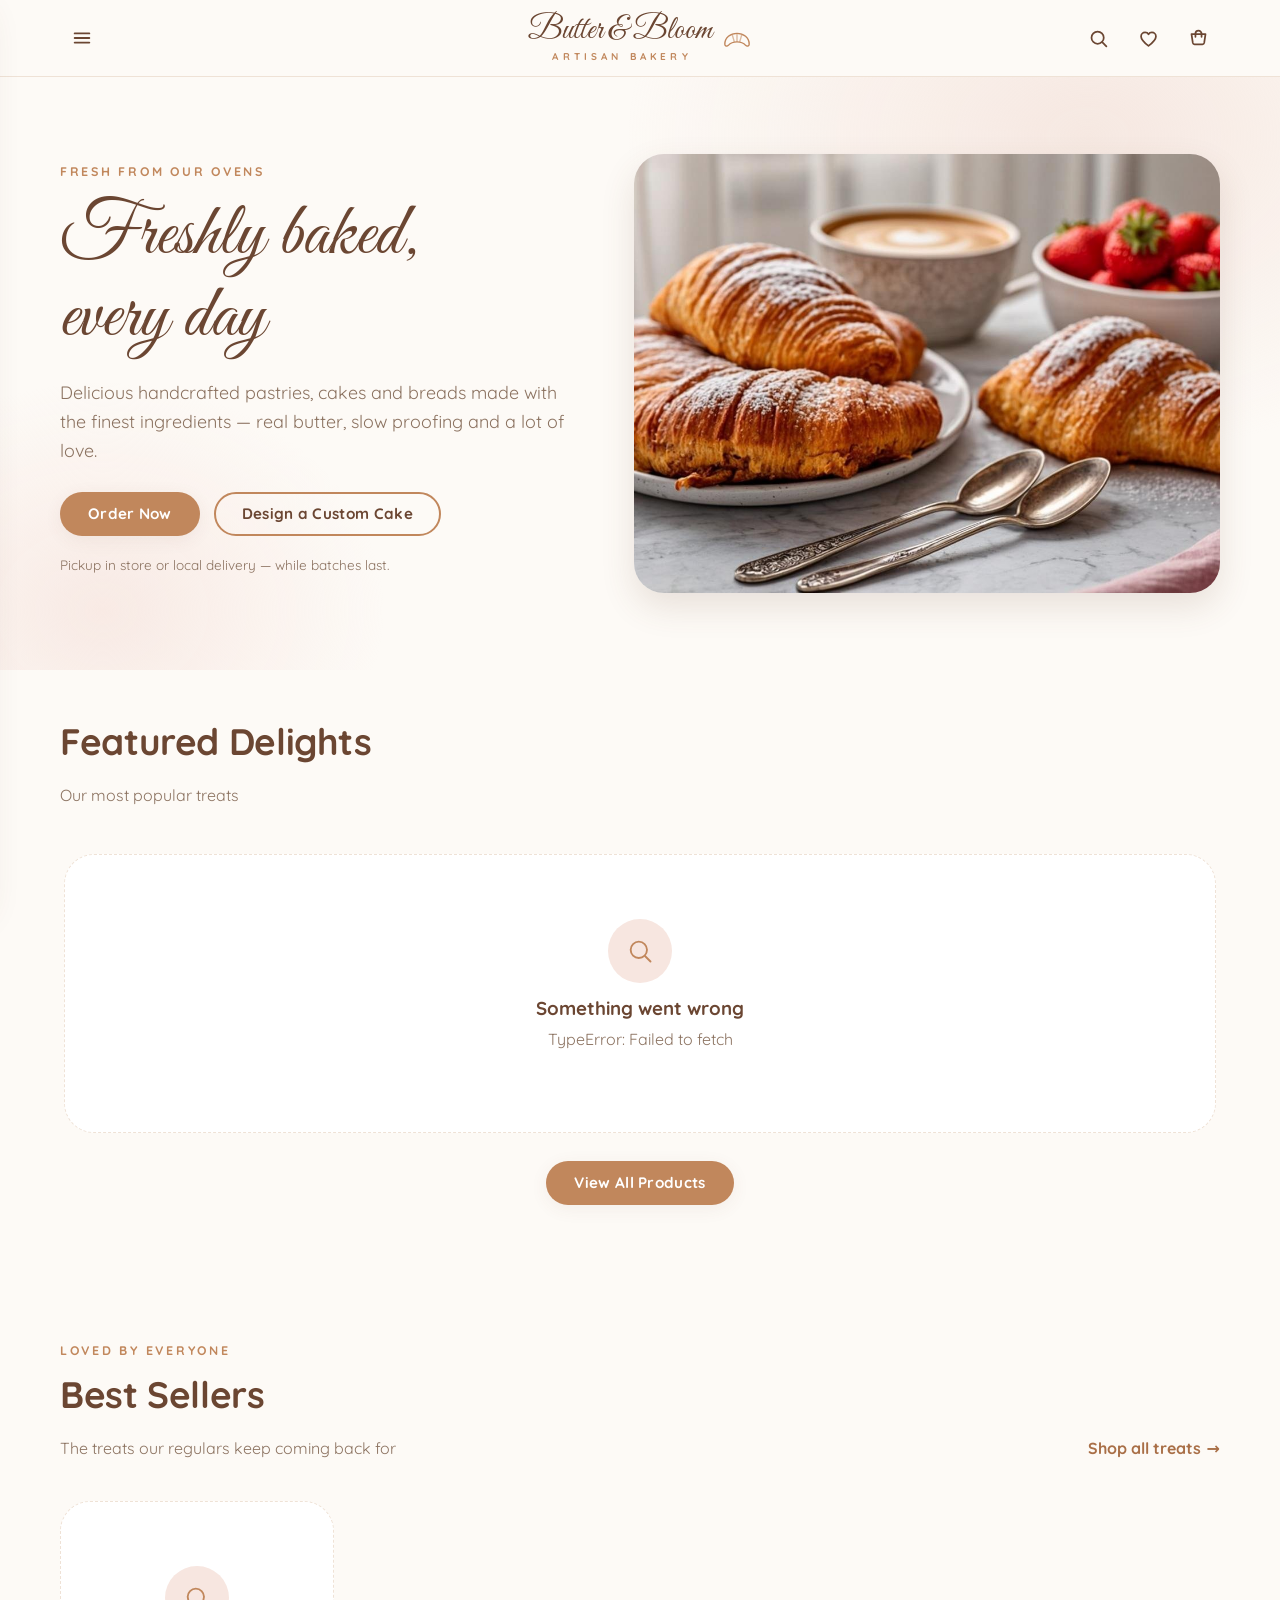
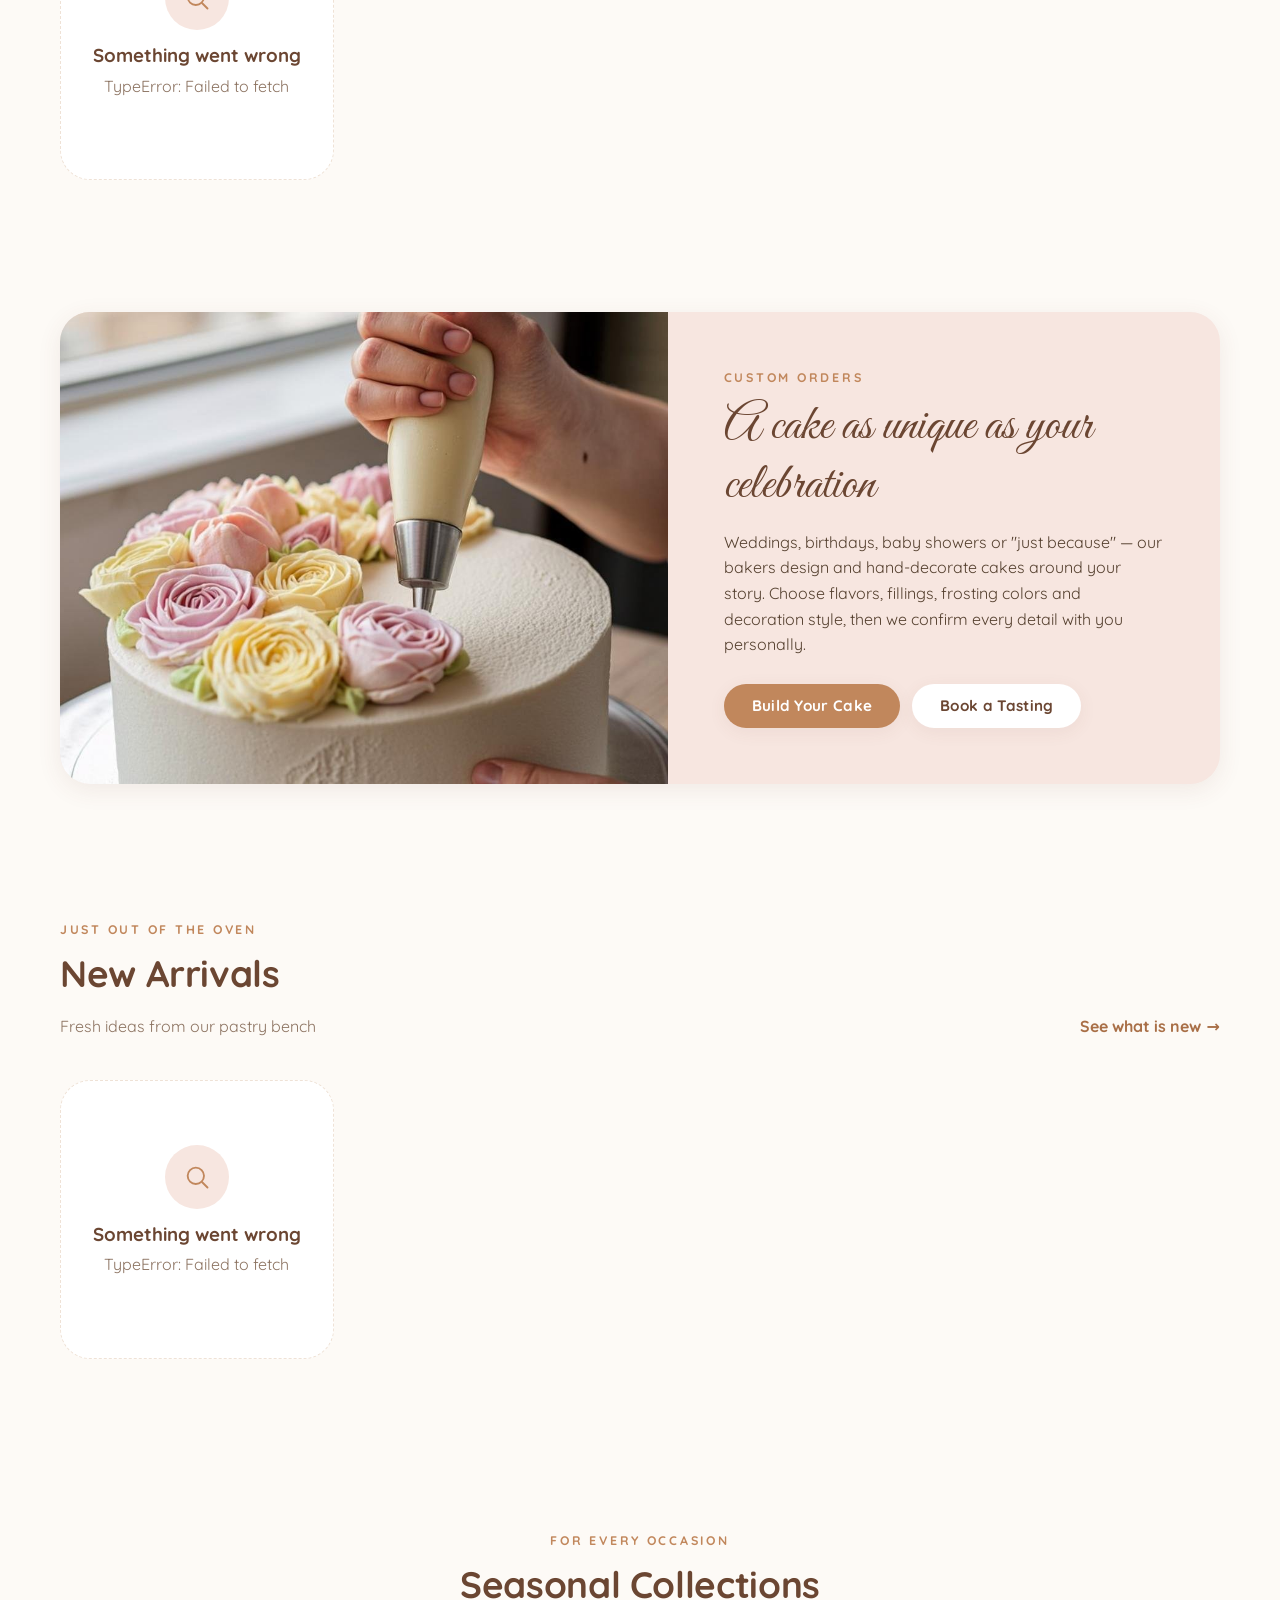
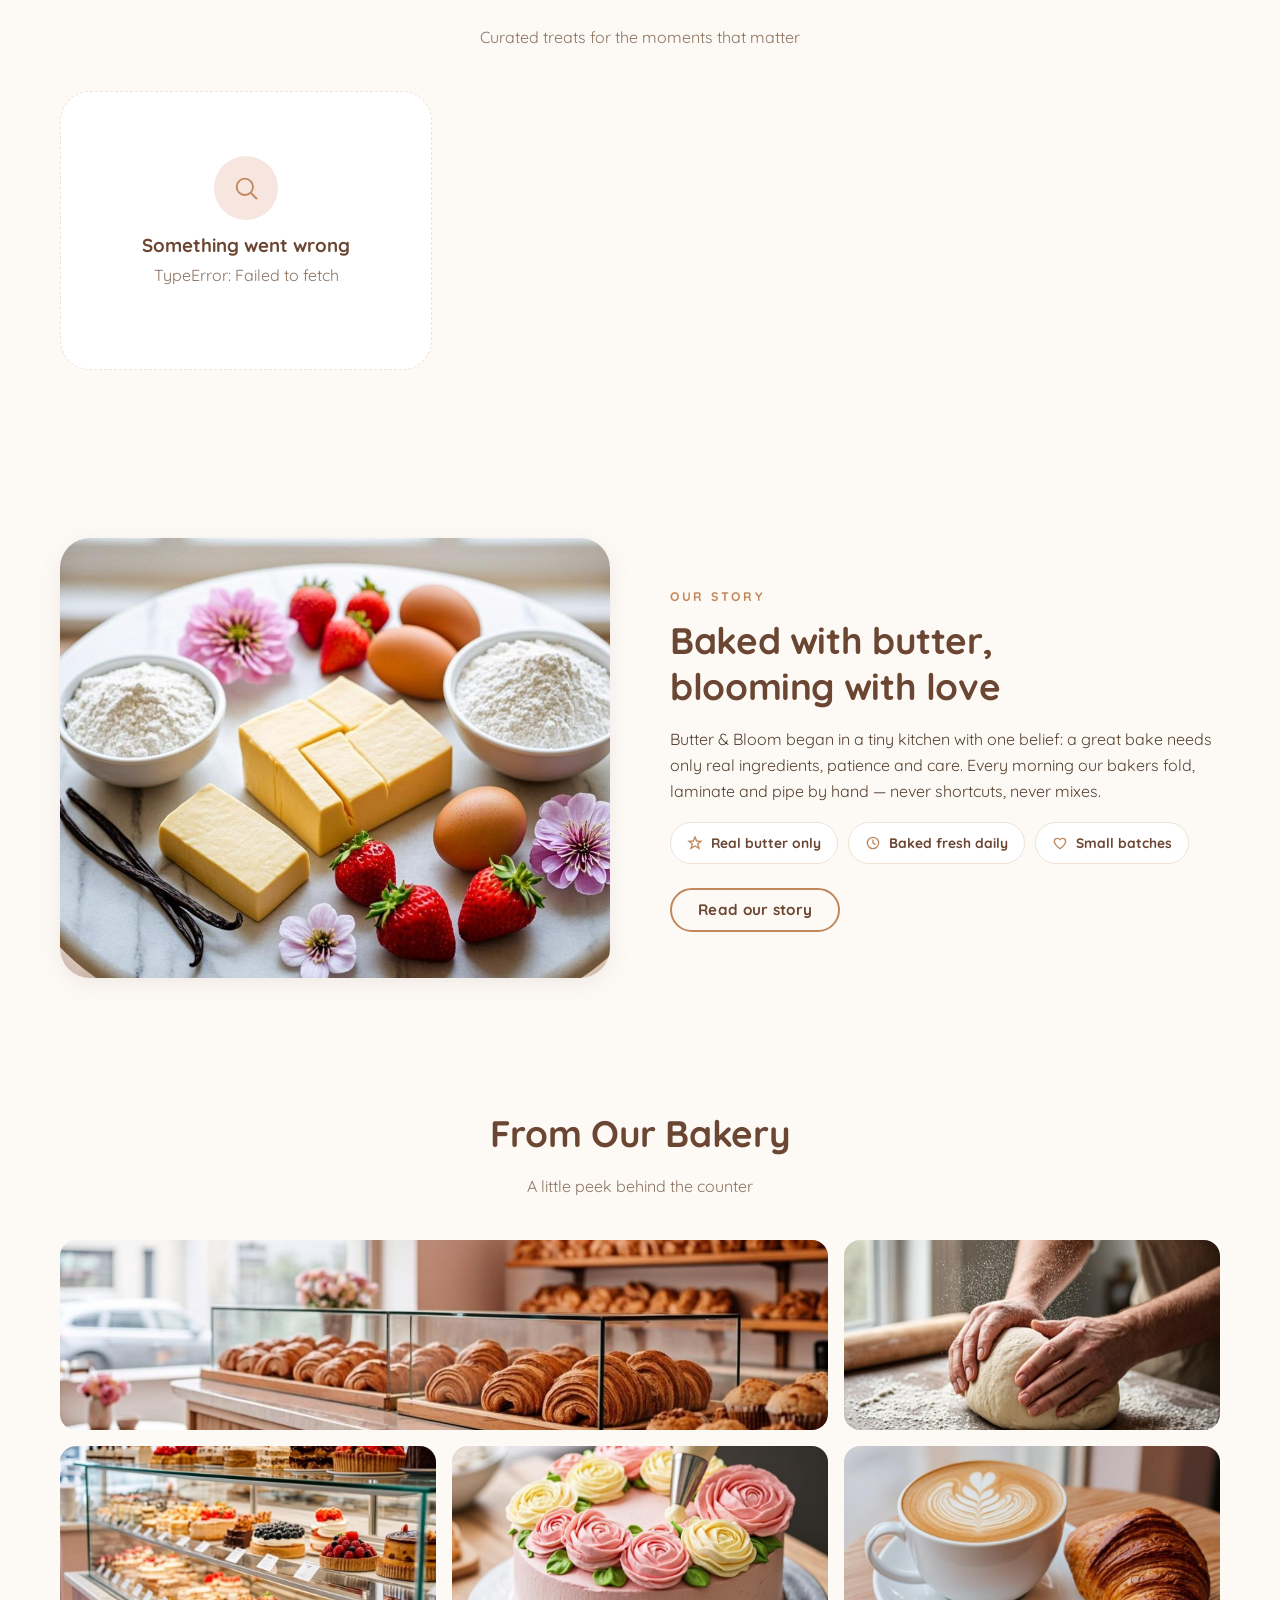
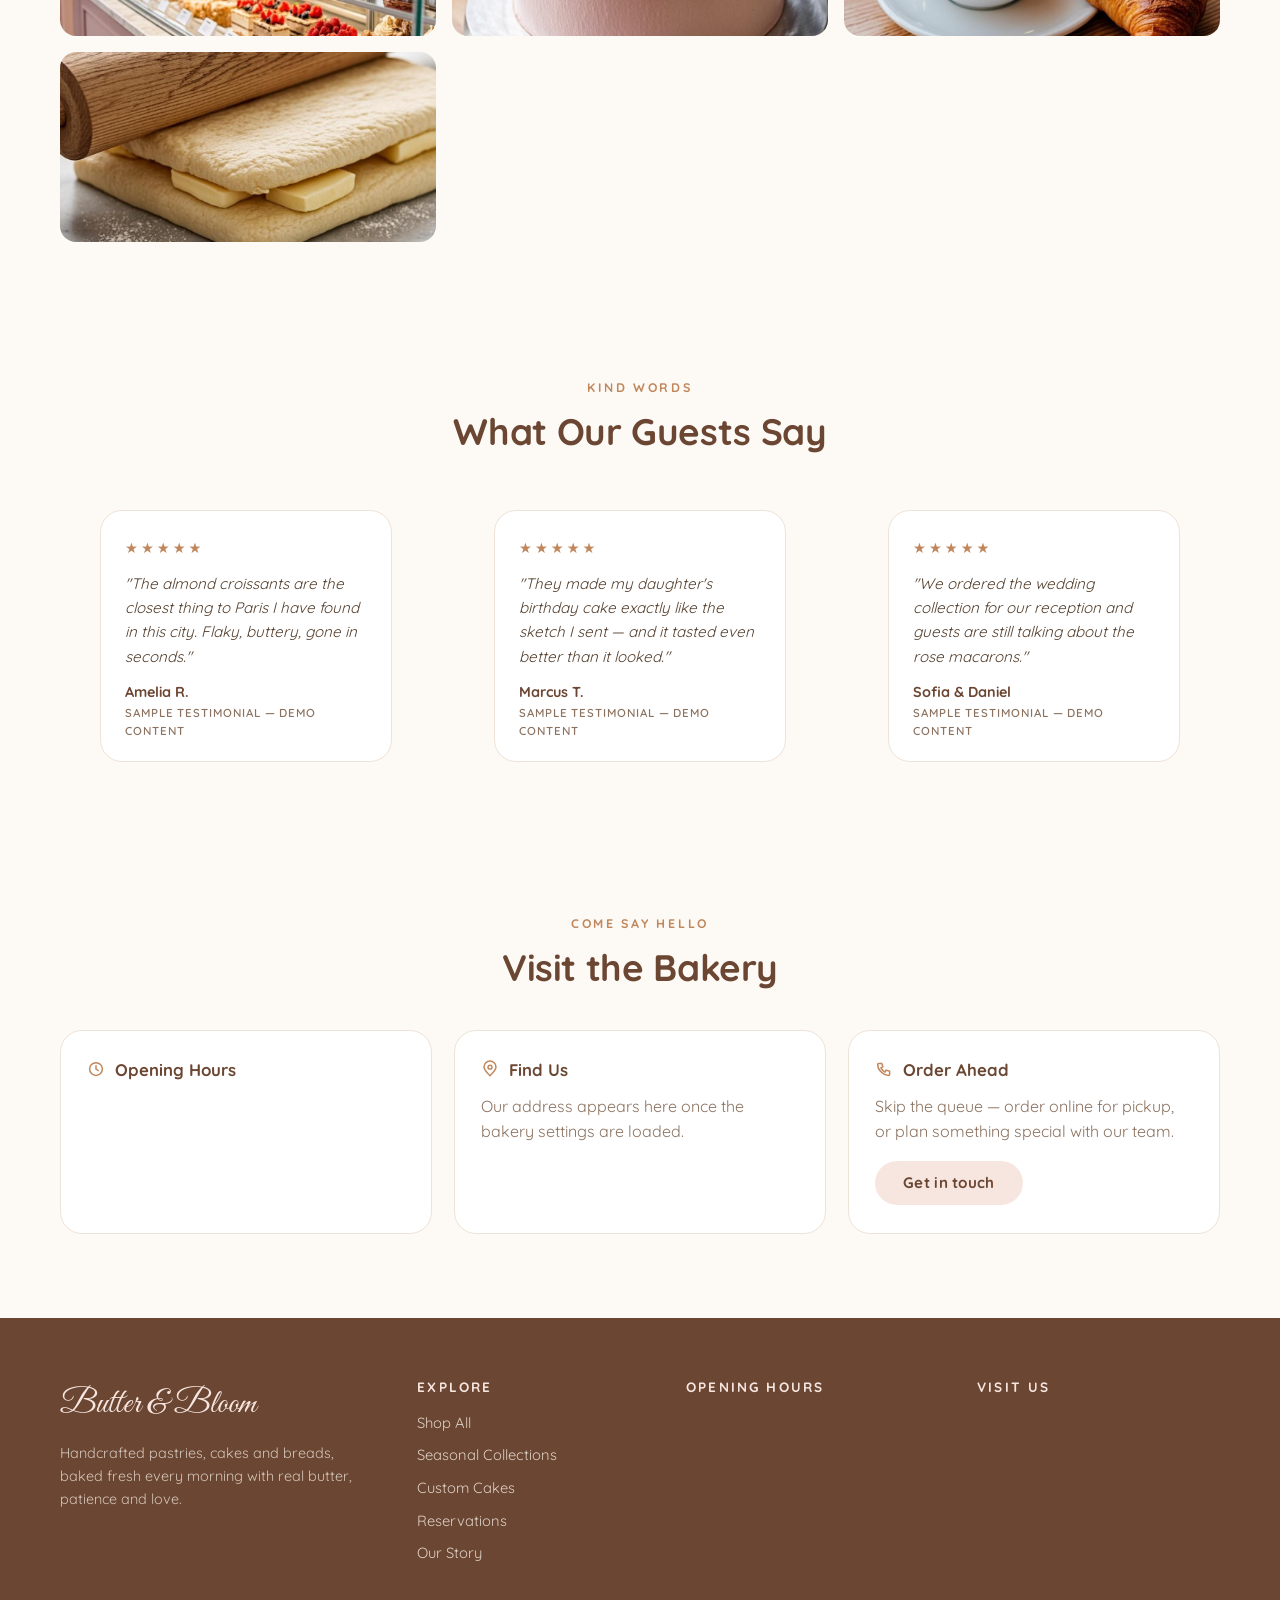
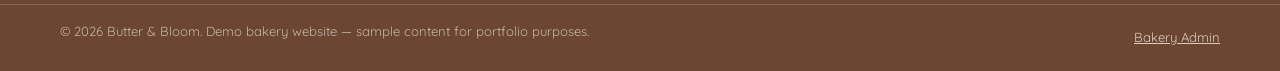
<file: index.html>
<!DOCTYPE html>
<html lang="en">
<head>
  <meta charset="UTF-8">
  <meta name="viewport" content="width=device-width, initial-scale=1.0">
  <title>Butter &amp; Bloom — Artisan Bakery | Freshly Baked Every Day</title>
  <meta name="description" content="Butter & Bloom is a premium artisan bakery. Handcrafted pastries, celebration cakes, macarons and breads made with real butter and the finest ingredients. Order online for pickup or delivery.">
  <link rel="icon" type="image/svg+xml" href="./favicon.svg">
  <meta property="og:title" content="Butter & Bloom — Artisan Bakery">
  <meta property="og:description" content="Handcrafted pastries, cakes and breads, baked fresh every morning.">
  <meta property="og:type" content="website">
  <meta property="og:image" content="./hero-croissants.jpg">
  <link rel="preconnect" href="https://fonts.googleapis.com">
  <link rel="preconnect" href="https://fonts.gstatic.com" crossorigin>
  <link href="https://fonts.googleapis.com/css2?family=Great+Vibes&family=Quicksand:wght@400;500;600;700&display=swap" rel="stylesheet">
  <link rel="stylesheet" href="./style.css">
</head>
<body>
  <a class="skip-link" href="#main">Skip to content</a>

  <!-- Seasonal announcement (content managed from the admin panel) -->
  <div id="announcement-bar" class="announcement-bar" hidden></div>

  <!-- ================= HEADER ================= -->
  <header class="site-header">
    <div class="container header-inner">
      <div class="header-side">
        <button id="nav-toggle" class="icon-btn" aria-label="Open menu" aria-expanded="false" aria-controls="mobile-drawer">
          <svg viewBox="0 0 24 24" width="22" height="22" fill="none" stroke="currentColor" stroke-width="2" stroke-linecap="round" aria-hidden="true"><line x1="4" y1="7" x2="20" y2="7"/><line x1="4" y1="12" x2="20" y2="12"/><line x1="4" y1="17" x2="20" y2="17"/></svg>
        </button>
      </div>

      <a class="logo" href="index.html" aria-label="Butter and Bloom — home">
        <span class="logo-text">
          <span class="logo-script">Butter &amp; Bloom</span>
          <span class="logo-sub">Artisan Bakery</span>
        </span>
        <svg class="logo-mark" viewBox="0 0 64 40" width="30" height="19" fill="none" stroke="currentColor" stroke-width="3" stroke-linecap="round" aria-hidden="true"><path d="M6 30 C6 16 18 7 32 7 C46 7 58 16 58 30 C58 34 53.5 35.5 50.5 32.5 C46 27.5 40 25 32 25 C24 25 18 27.5 13.5 32.5 C10.5 35.5 6 34 6 30 Z"/><path d="M22 10.5 L26 24" opacity=".55"/><path d="M32 8 L32 24" opacity=".55"/><path d="M42 10.5 L38 24" opacity=".55"/></svg>
      </a>

      <div class="header-side header-side-right">
        <button id="search-toggle" class="icon-btn" aria-label="Search" aria-expanded="false" aria-controls="search-overlay">
          <svg viewBox="0 0 24 24" width="21" height="21" fill="none" stroke="currentColor" stroke-width="2" stroke-linecap="round" aria-hidden="true"><circle cx="11" cy="11" r="7"/><line x1="21" y1="21" x2="16.5" y2="16.5"/></svg>
        </button>
        <a href="wishlist.html" class="icon-btn" aria-label="Wishlist">
          <svg viewBox="0 0 24 24" width="21" height="21" fill="none" stroke="currentColor" stroke-width="2" stroke-linejoin="round" aria-hidden="true"><path d="M12 20.5 C7 16.5 3.5 13.3 3.5 9.6 C3.5 7 5.6 5 8.1 5 C9.7 5 11.2 5.8 12 7.1 C12.8 5.8 14.3 5 15.9 5 C18.4 5 20.5 7 20.5 9.6 C20.5 13.3 17 16.5 12 20.5 Z"/></svg>
          <span id="wishlist-badge" class="badge-count" hidden>0</span>
        </a>
        <a href="cart.html" class="icon-btn" aria-label="Shopping cart">
          <svg viewBox="0 0 24 24" width="21" height="21" fill="none" stroke="currentColor" stroke-width="2" stroke-linecap="round" stroke-linejoin="round" aria-hidden="true"><path d="M4 7 H20 L18.5 17 A2 2 0 0 1 16.5 18.6 H7.5 A2 2 0 0 1 5.5 17 Z"/><path d="M8.5 10 V6.5 A3.5 3.5 0 0 1 15.5 6.5 V10"/></svg>
          <span id="cart-badge" class="badge-count" hidden>0</span>
        </a>
      </div>
    </div>
  </header>

  <!-- Slide-in navigation drawer -->
  <div id="mobile-drawer" class="mobile-drawer" aria-hidden="true">
    <div class="drawer-head">
      <span class="logo-script">Butter &amp; Bloom</span>
      <button id="drawer-close" class="icon-btn" aria-label="Close menu">
        <svg viewBox="0 0 24 24" width="20" height="20" fill="none" stroke="currentColor" stroke-width="2" stroke-linecap="round" aria-hidden="true"><line x1="6" y1="6" x2="18" y2="18"/><line x1="18" y1="6" x2="6" y2="18"/></svg>
      </button>
    </div>
    <nav class="drawer-nav" aria-label="Main navigation">
      <a href="index.html">Home</a>
      <a href="shop.html">Shop All</a>
      <a href="collections.html">Collections</a>
      <a href="custom-cake.html">Custom Cakes</a>
      <a href="reservations.html">Reservations</a>
      <a href="about.html">About Us</a>
      <a href="contact.html">Contact</a>
    </nav>
    <div class="drawer-foot">
      <p class="drawer-hours" id="drawer-hours"></p>
      <div class="social-links" id="drawer-socials"></div>
    </div>
  </div>
  <div id="drawer-backdrop" class="drawer-backdrop" hidden></div>

  <!-- Search overlay -->
  <div id="search-overlay" class="search-overlay" aria-hidden="true">
    <div class="container search-panel">
      <form id="search-form" action="shop.html" method="get" role="search">
        <input type="search" id="search-input" name="search" placeholder="Search croissants, cakes, macarons..." aria-label="Search products" autocomplete="off">
        <button type="submit" class="btn btn-primary">Search</button>
        <button type="button" id="search-close" class="icon-btn" aria-label="Close search">
          <svg viewBox="0 0 24 24" width="20" height="20" fill="none" stroke="currentColor" stroke-width="2" stroke-linecap="round" aria-hidden="true"><line x1="6" y1="6" x2="18" y2="18"/><line x1="18" y1="6" x2="6" y2="18"/></svg>
        </button>
      </form>
      <p class="search-hint">Try "croissant", "macarons" or "celebration cake"</p>
    </div>
  </div>

  <main id="main">

    <!-- ================= HERO ================= -->
    <section class="hero" aria-labelledby="hero-title">
      <div class="container hero-inner">
        <div class="hero-copy">
          <span class="eyebrow">Fresh from our ovens</span>
          <h1 class="hero-title" id="hero-title">Freshly baked,<br>every day</h1>
          <p class="hero-sub" id="hero-subtitle">Delicious handcrafted pastries, cakes and breads made with the finest ingredients — real butter, slow proofing and a lot of love.</p>
          <div class="hero-actions">
            <a class="btn btn-primary" href="shop.html">Order Now</a>
            <a class="btn btn-outline" href="custom-cake.html">Design a Custom Cake</a>
          </div>
          <p class="hero-note">Pickup in store or local delivery — while batches last.</p>
        </div>
        <div class="hero-media">
          <img class="hero-img" id="hero-image" src="./hero-croissants.jpg" alt="Golden butter croissants dusted with powdered sugar beside a cappuccino and a bowl of fresh strawberries" fetchpriority="high">
        </div>
      </div>
    </section>

    <!-- ================= FEATURED DELIGHTS (categories) ================= -->
    <section class="section-tight" aria-labelledby="delights-title">
      <div class="container">
        <div class="section-head">
          <h2 class="section-title" id="delights-title">Featured Delights</h2>
          <p class="section-sub">Our most popular treats</p>
        </div>
        <div id="category-track" class="category-track needs-data" aria-label="Product categories">
          <div class="skeleton-grid" style="grid-auto-flow:column;grid-auto-columns:150px;">
            <div class="skeleton skeleton-img" style="aspect-ratio:1;border-radius:22px;"></div>
            <div class="skeleton skeleton-img" style="aspect-ratio:1;border-radius:22px;"></div>
            <div class="skeleton skeleton-img" style="aspect-ratio:1;border-radius:22px;"></div>
            <div class="skeleton skeleton-img" style="aspect-ratio:1;border-radius:22px;"></div>
            <div class="skeleton skeleton-img" style="aspect-ratio:1;border-radius:22px;"></div>
          </div>
        </div>
        <div class="text-center" style="margin-top:10px;">
          <a class="btn btn-primary" href="shop.html">View All Products</a>
        </div>
      </div>
    </section>

    <!-- ================= BEST SELLERS ================= -->
    <section class="section" aria-labelledby="best-title">
      <div class="container">
        <div class="section-head-row">
          <div class="section-head">
            <span class="eyebrow">Loved by everyone</span>
            <h2 class="section-title" id="best-title">Best Sellers</h2>
            <p class="section-sub">The treats our regulars keep coming back for</p>
          </div>
          <a class="link-more" href="shop.html?sort=newest">Shop all treats</a>
        </div>
        <div id="best-sellers-grid" class="product-grid needs-data">
          <div class="skeleton-card"><div class="skeleton skeleton-img"></div><div class="skeleton skeleton-line"></div><div class="skeleton skeleton-line short"></div></div>
          <div class="skeleton-card"><div class="skeleton skeleton-img"></div><div class="skeleton skeleton-line"></div><div class="skeleton skeleton-line short"></div></div>
          <div class="skeleton-card"><div class="skeleton skeleton-img"></div><div class="skeleton skeleton-line"></div><div class="skeleton skeleton-line short"></div></div>
          <div class="skeleton-card"><div class="skeleton skeleton-img"></div><div class="skeleton skeleton-line"></div><div class="skeleton skeleton-line short"></div></div>
        </div>
      </div>
    </section>

    <!-- ================= CUSTOM CAKE PROMO ================= -->
    <section class="section-tight" aria-labelledby="promo-title">
      <div class="container">
        <div class="promo-panel">
          <div class="promo-media">
            <img src="./custom-cake-hero.jpg" alt="Baker piping pastel buttercream flowers onto an elegant white celebration cake" loading="lazy">
          </div>
          <div class="promo-copy">
            <span class="eyebrow">Custom Orders</span>
            <p class="script-accent" id="promo-title">A cake as unique as your celebration</p>
            <p>Weddings, birthdays, baby showers or "just because" — our bakers design and hand-decorate cakes around your story. Choose flavors, fillings, frosting colors and decoration style, then we confirm every detail with you personally.</p>
            <div class="promo-actions">
              <a class="btn btn-primary" href="custom-cake.html">Build Your Cake</a>
              <a class="btn btn-light" href="reservations.html">Book a Tasting</a>
            </div>
          </div>
        </div>
      </div>
    </section>

    <!-- ================= NEW ARRIVALS ================= -->
    <section class="section" aria-labelledby="new-title">
      <div class="container">
        <div class="section-head-row">
          <div class="section-head">
            <span class="eyebrow">Just out of the oven</span>
            <h2 class="section-title" id="new-title">New Arrivals</h2>
            <p class="section-sub">Fresh ideas from our pastry bench</p>
          </div>
          <a class="link-more" href="shop.html?sort=newest">See what is new</a>
        </div>
        <div id="new-arrivals-grid" class="product-grid needs-data">
          <div class="skeleton-card"><div class="skeleton skeleton-img"></div><div class="skeleton skeleton-line"></div><div class="skeleton skeleton-line short"></div></div>
          <div class="skeleton-card"><div class="skeleton skeleton-img"></div><div class="skeleton skeleton-line"></div><div class="skeleton skeleton-line short"></div></div>
          <div class="skeleton-card"><div class="skeleton skeleton-img"></div><div class="skeleton skeleton-line"></div><div class="skeleton skeleton-line short"></div></div>
          <div class="skeleton-card"><div class="skeleton skeleton-img"></div><div class="skeleton skeleton-line"></div><div class="skeleton skeleton-line short"></div></div>
        </div>
      </div>
    </section>

    <!-- ================= SEASONAL COLLECTIONS ================= -->
    <section class="section" aria-labelledby="collections-title">
      <div class="container">
        <div class="section-head center">
          <span class="eyebrow">For every occasion</span>
          <h2 class="section-title" id="collections-title">Seasonal Collections</h2>
          <p class="section-sub">Curated treats for the moments that matter</p>
        </div>
        <div id="collections-grid" class="collections-grid needs-data">
          <div class="skeleton" style="aspect-ratio:4/3.4;border-radius:22px;"></div>
          <div class="skeleton" style="aspect-ratio:4/3.4;border-radius:22px;"></div>
          <div class="skeleton" style="aspect-ratio:4/3.4;border-radius:22px;"></div>
        </div>
      </div>
    </section>

    <!-- ================= OUR STORY ================= -->
    <section class="section" aria-labelledby="story-title">
      <div class="container">
        <div class="story-split">
          <div class="story-media">
            <img src="./about-ingredients.jpg" alt="Premium baking ingredients: butter, flour, eggs, vanilla beans and fresh berries on marble" loading="lazy">
          </div>
          <div class="story-copy">
            <span class="eyebrow">Our Story</span>
            <h2 class="section-title" id="story-title">Baked with butter,<br>blooming with love</h2>
            <p>Butter &amp; Bloom began in a tiny kitchen with one belief: a great bake needs only real ingredients, patience and care. Every morning our bakers fold, laminate and pipe by hand — never shortcuts, never mixes.</p>
            <div class="value-chips">
              <span class="value-chip">
                <svg viewBox="0 0 24 24" width="16" height="16" fill="none" stroke="currentColor" stroke-width="2" stroke-linecap="round" aria-hidden="true"><path d="M12 3 L14.5 9 L21 9.5 L16 13.5 L18 20 L12 16.5 L6 20 L8 13.5 L3 9.5 L9.5 9 Z"/></svg>
                Real butter only
              </span>
              <span class="value-chip">
                <svg viewBox="0 0 24 24" width="16" height="16" fill="none" stroke="currentColor" stroke-width="2" stroke-linecap="round" aria-hidden="true"><circle cx="12" cy="12" r="8.5"/><path d="M12 7.5 V12 L15 14"/></svg>
                Baked fresh daily
              </span>
              <span class="value-chip">
                <svg viewBox="0 0 24 24" width="16" height="16" fill="none" stroke="currentColor" stroke-width="2" stroke-linejoin="round" aria-hidden="true"><path d="M12 20.5 C7 16.5 3.5 13.3 3.5 9.6 C3.5 7 5.6 5 8.1 5 C9.7 5 11.2 5.8 12 7.1 C12.8 5.8 14.3 5 15.9 5 C18.4 5 20.5 7 20.5 9.6 C20.5 13.3 17 16.5 12 20.5 Z"/></svg>
                Small batches
              </span>
            </div>
            <a class="btn btn-outline" href="about.html">Read our story</a>
          </div>
        </div>
      </div>
    </section>

    <!-- ================= GALLERY ================= -->
    <section class="section-tight" aria-labelledby="gallery-title">
      <div class="container">
        <div class="section-head center">
          <h2 class="section-title" id="gallery-title">From Our Bakery</h2>
          <p class="section-sub">A little peek behind the counter</p>
        </div>
        <div class="gallery-grid">
          <img class="gallery-wide" src="./gallery-bakery-interior.jpg" alt="Cozy artisan bakery interior with wooden counter and pastry display case" loading="lazy">
          <img src="./gallery-baker-hands.jpg" alt="Baker hands kneading soft dough on a flour-dusted wooden surface" loading="lazy">
          <img src="./gallery-display-counter.jpg" alt="Bakery display counter filled with colorful pastries and cakes" loading="lazy">
          <img src="./gallery-cake-decorating.jpg" alt="Close up of pastel buttercream flowers being piped onto a cake" loading="lazy">
          <img src="./gallery-coffee-pastry.jpg" alt="Cappuccino with latte art beside a fresh croissant on a cafe table" loading="lazy">
          <img src="./gallery-dough-prep.jpg" alt="Laminated croissant dough being rolled out with a wooden rolling pin" loading="lazy">
        </div>
      </div>
    </section>

    <!-- ================= TESTIMONIALS (demo content) ================= -->
    <section class="section" aria-labelledby="reviews-title">
      <div class="container">
        <div class="section-head center">
          <span class="eyebrow">Kind words</span>
          <h2 class="section-title" id="reviews-title">What Our Guests Say</h2>
        </div>
        <div class="testimonials-grid">
          <figure class="testimonial-card">
            <div class="testimonial-stars" aria-label="5 out of 5 stars">★★★★★</div>
            <blockquote class="testimonial-quote">"The almond croissants are the closest thing to Paris I have found in this city. Flaky, buttery, gone in seconds."</blockquote>
            <figcaption>
              <div class="testimonial-author">Amelia R.</div>
              <div class="sample-tag">Sample testimonial — demo content</div>
            </figcaption>
          </figure>
          <figure class="testimonial-card">
            <div class="testimonial-stars" aria-label="5 out of 5 stars">★★★★★</div>
            <blockquote class="testimonial-quote">"They made my daughter's birthday cake exactly like the sketch I sent — and it tasted even better than it looked."</blockquote>
            <figcaption>
              <div class="testimonial-author">Marcus T.</div>
              <div class="sample-tag">Sample testimonial — demo content</div>
            </figcaption>
          </figure>
          <figure class="testimonial-card">
            <div class="testimonial-stars" aria-label="5 out of 5 stars">★★★★★</div>
            <blockquote class="testimonial-quote">"We ordered the wedding collection for our reception and guests are still talking about the rose macarons."</blockquote>
            <figcaption>
              <div class="testimonial-author">Sofia &amp; Daniel</div>
              <div class="sample-tag">Sample testimonial — demo content</div>
            </figcaption>
          </figure>
        </div>
      </div>
    </section>

    <!-- ================= VISIT US ================= -->
    <section class="section-tight" aria-labelledby="visit-title" style="padding-bottom: clamp(40px, 7vw, 84px);">
      <div class="container">
        <div class="section-head center">
          <span class="eyebrow">Come say hello</span>
          <h2 class="section-title" id="visit-title">Visit the Bakery</h2>
        </div>
        <div class="visit-grid">
          <div class="visit-card">
            <h3>
              <svg viewBox="0 0 24 24" width="18" height="18" fill="none" stroke="currentColor" stroke-width="2" stroke-linecap="round" aria-hidden="true"><circle cx="12" cy="12" r="8.5"/><path d="M12 7.5 V12 L15 14"/></svg>
              Opening Hours
            </h3>
            <div class="hours-list" id="visit-hours"></div>
          </div>
          <div class="visit-card">
            <h3>
              <svg viewBox="0 0 24 24" width="18" height="18" fill="none" stroke="currentColor" stroke-width="2" stroke-linecap="round" aria-hidden="true"><path d="M12 21 C7 16 4 12.5 4 9.3 A8 8 0 0 1 20 9.3 C20 12.5 17 16 12 21 Z"/><circle cx="12" cy="9.5" r="2.6"/></svg>
              Find Us
            </h3>
            <div id="visit-address">
              <p class="text-muted">Our address appears here once the bakery settings are loaded.</p>
            </div>
          </div>
          <div class="visit-card">
            <h3>
              <svg viewBox="0 0 24 24" width="18" height="18" fill="none" stroke="currentColor" stroke-width="2" stroke-linecap="round" aria-hidden="true"><path d="M5 4.5 H9 L10.5 9 L8 10.5 C9 12.8 11.2 15 13.5 16 L15 13.5 L19.5 15 V19 C19.5 19.8 18.8 20.5 18 20.5 C10.5 20 3.5 13 3.5 5.5 C3.5 4.9 4.2 4.5 5 4.5 Z"/></svg>
              Order Ahead
            </h3>
            <p class="text-muted">Skip the queue — order online for pickup, or plan something special with our team.</p>
            <a class="btn btn-blush" href="contact.html">Get in touch</a>
          </div>
        </div>
      </div>
    </section>
  </main>

  <!-- ================= FOOTER ================= -->
  <footer class="site-footer">
    <div class="container footer-grid">
      <div class="footer-brand">
        <span class="logo-script">Butter &amp; Bloom</span>
        <p>Handcrafted pastries, cakes and breads, baked fresh every morning with real butter, patience and love.</p>
        <div class="social-links" id="footer-socials"></div>
      </div>
      <div class="footer-col">
        <h3>Explore</h3>
        <a href="shop.html">Shop All</a>
        <a href="collections.html">Seasonal Collections</a>
        <a href="custom-cake.html">Custom Cakes</a>
        <a href="reservations.html">Reservations</a>
        <a href="about.html">Our Story</a>
      </div>
      <div class="footer-col">
        <h3>Opening Hours</h3>
        <div id="footer-hours" class="footer-hours"></div>
      </div>
      <div class="footer-col">
        <h3>Visit Us</h3>
        <div id="footer-contact"></div>
      </div>
    </div>
    <div class="footer-bottom">
      <div class="container footer-bottom-inner">
        <p>&copy; <span id="footer-year">2025</span> Butter &amp; Bloom. Demo bakery website — sample content for portfolio purposes.</p>
        <a href="admin.html">Bakery Admin</a>
      </div>
    </div>
  </footer>

  <div id="toast-container" class="toast-container" aria-live="polite"></div>

  <script src="./supabase-js.js"></script>
  <script src="./supabase.js"></script>
  <script src="./main.js"></script>
  <script src="./home.js"></script>
</body>
</html>
</file>
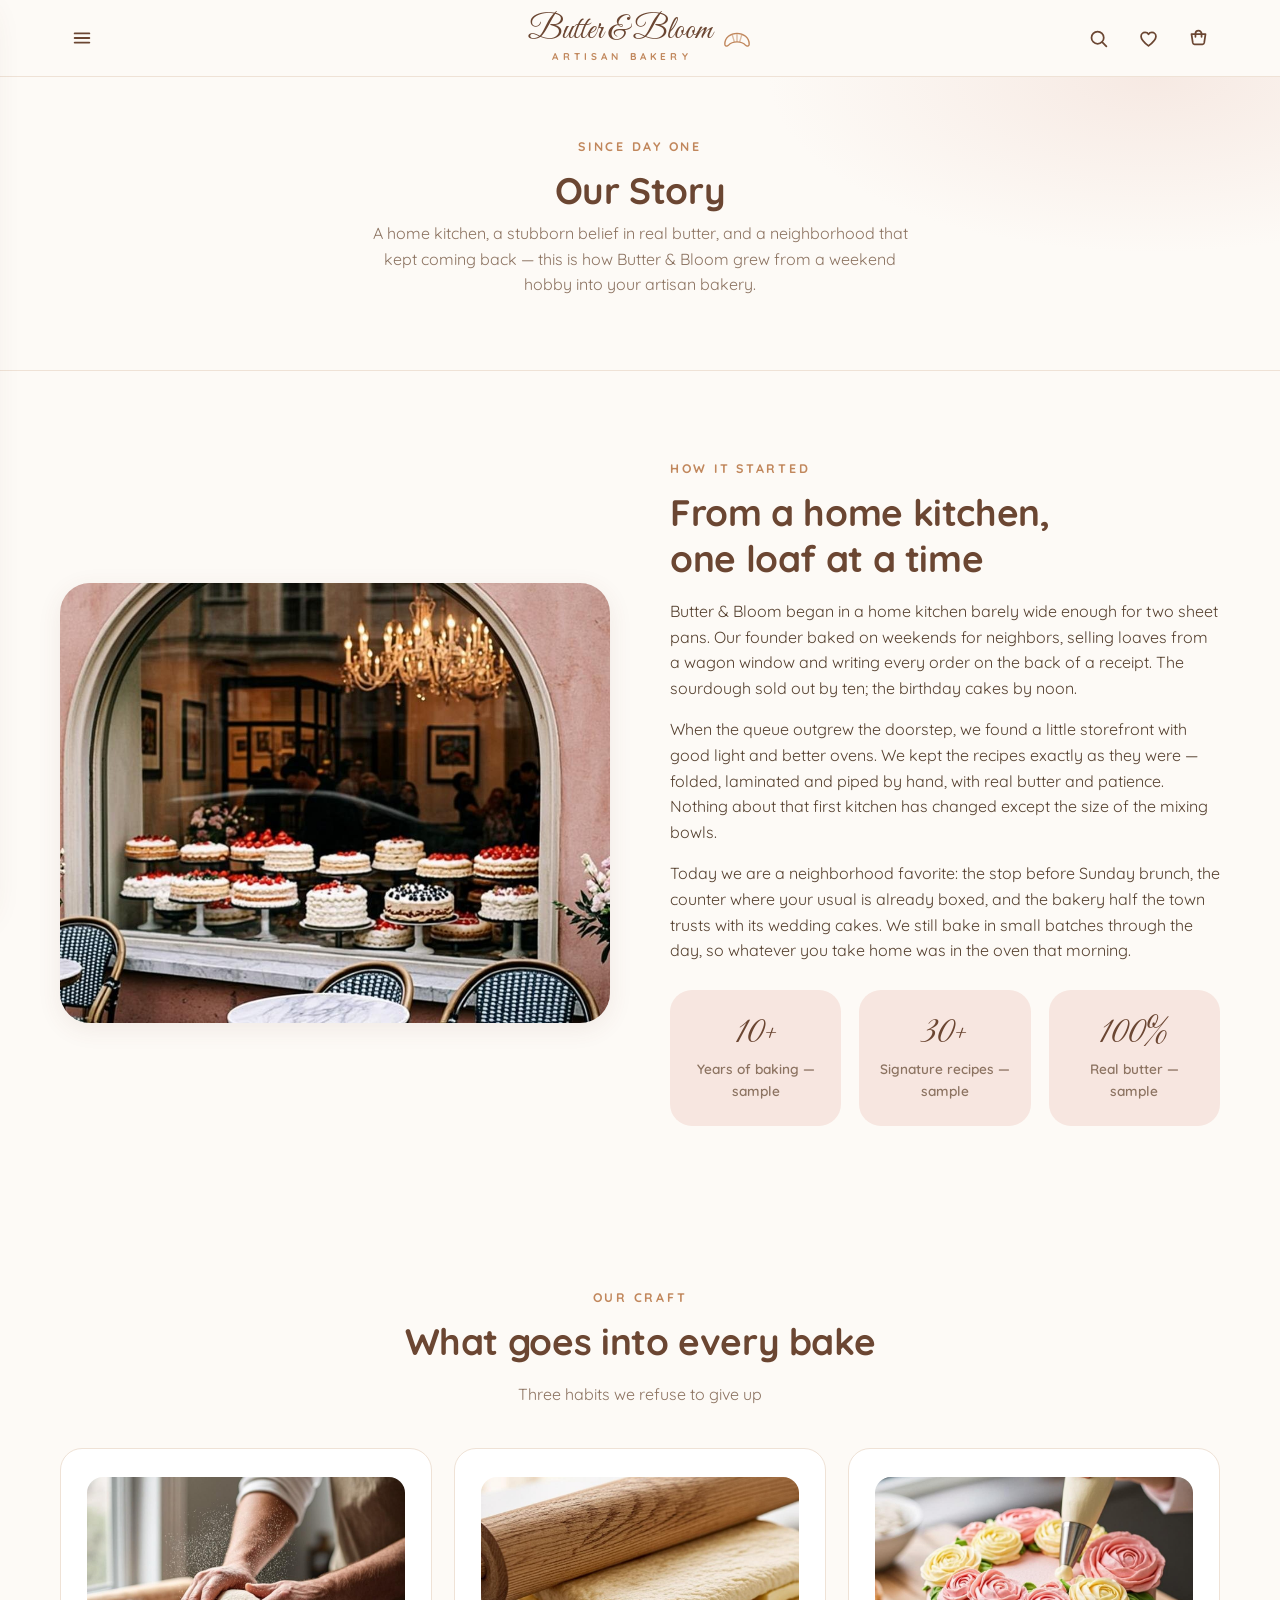
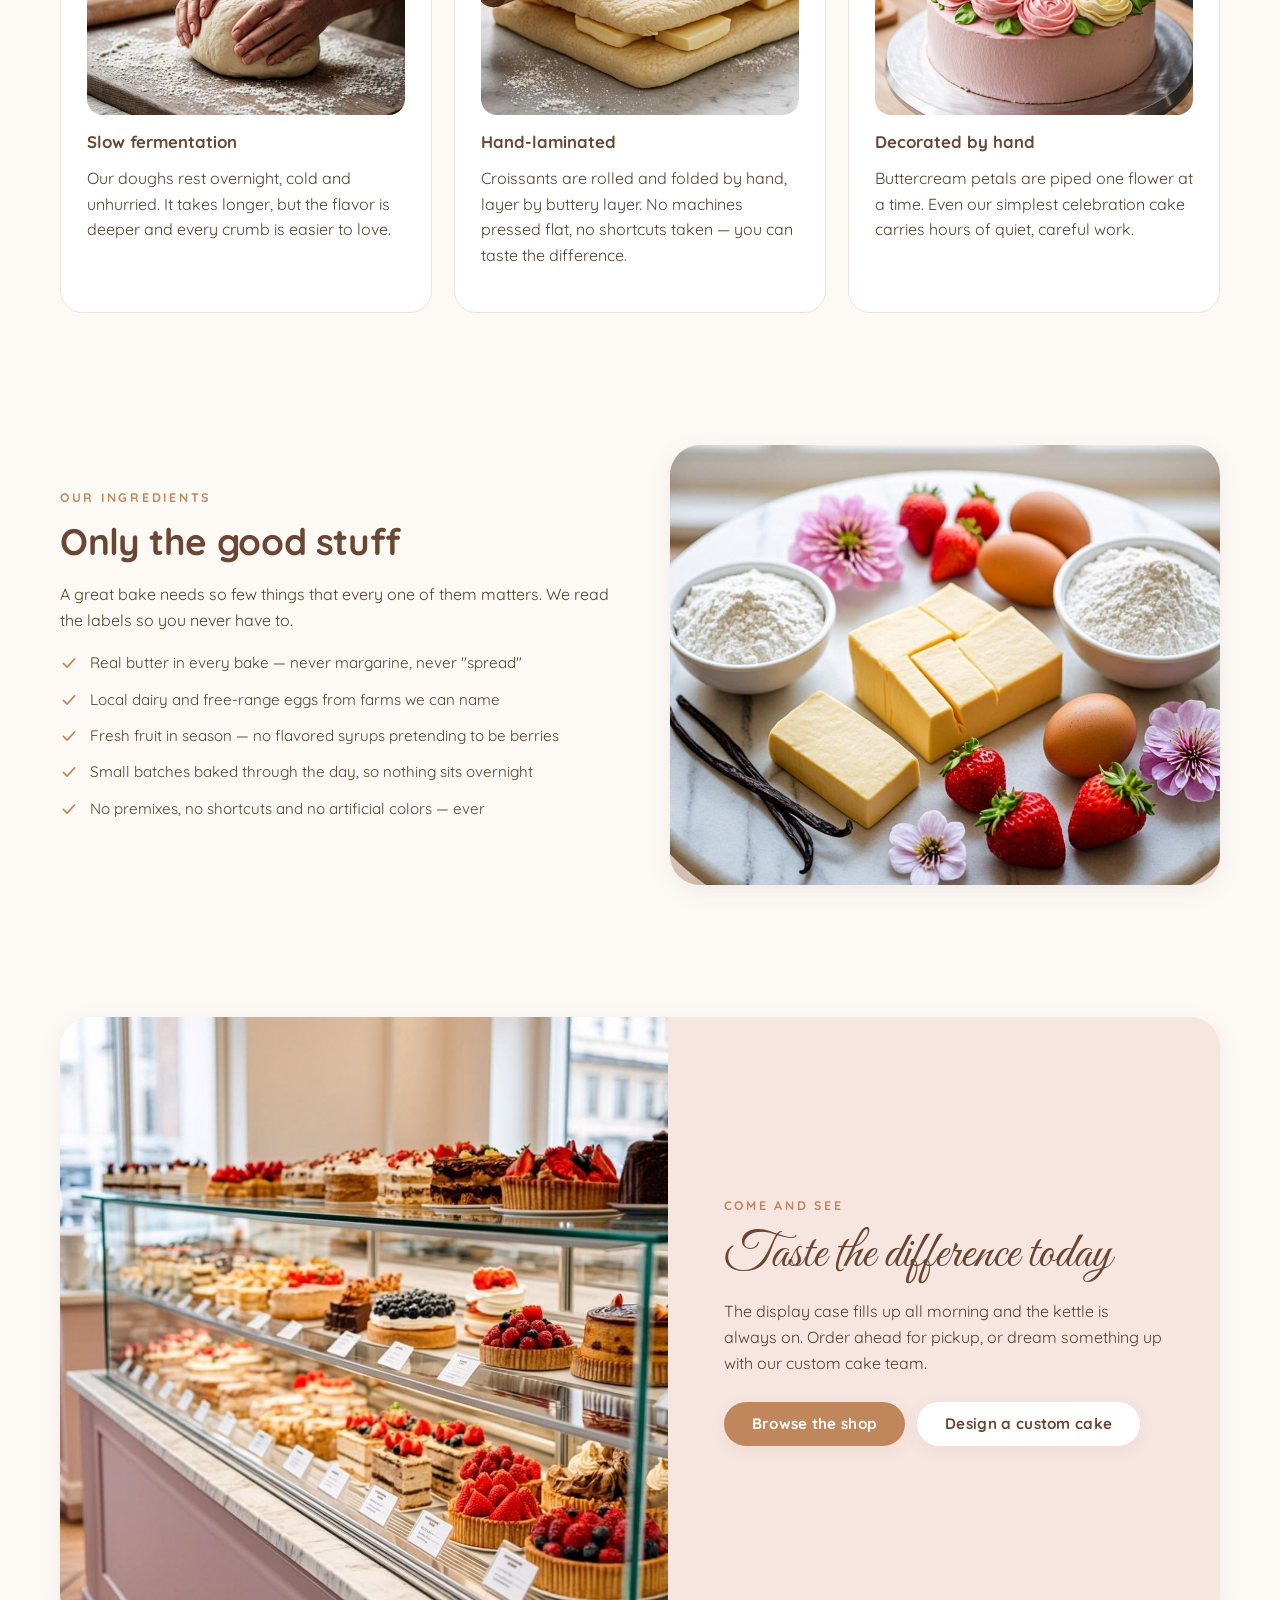
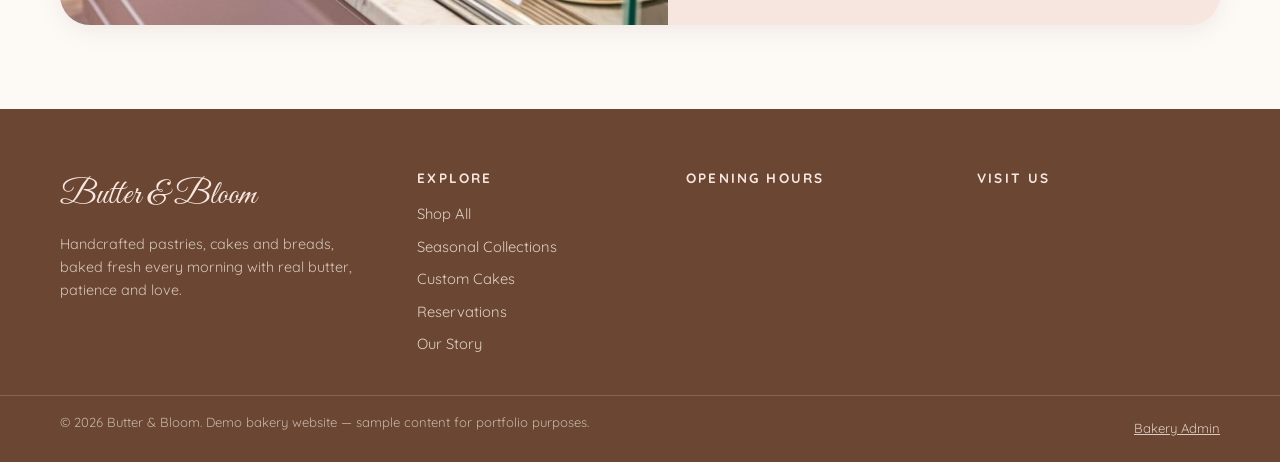
<file: about.html>
<!DOCTYPE html>
<html lang="en">
<head>
  <meta charset="UTF-8">
  <meta name="viewport" content="width=device-width, initial-scale=1.0">
  <title>About Us — Butter &amp; Bloom Artisan Bakery</title>
  <meta name="description" content="The story of Butter & Bloom: a home kitchen, real butter, slow fermentation and small batches. Meet the neighborhood artisan bakery.">
  <link rel="icon" type="image/svg+xml" href="./favicon.svg">
  <meta property="og:title" content="About Us — Butter & Bloom Artisan Bakery">
  <meta property="og:description" content="A home kitchen, real butter and a stubborn belief in doing things slowly.">
  <meta property="og:type" content="website">
  <meta property="og:image" content="./about-storefront.jpg">
  <link rel="preconnect" href="https://fonts.googleapis.com">
  <link rel="preconnect" href="https://fonts.gstatic.com" crossorigin>
  <link href="https://fonts.googleapis.com/css2?family=Great+Vibes&family=Quicksand:wght@400;500;600;700&display=swap" rel="stylesheet">
  <link rel="stylesheet" href="./style.css">
</head>
<body>
  <a class="skip-link" href="#main">Skip to content</a>

  <!-- Seasonal announcement (content managed from the admin panel) -->
  <div id="announcement-bar" class="announcement-bar" hidden></div>

  <!-- ================= HEADER ================= -->
  <header class="site-header">
    <div class="container header-inner">
      <div class="header-side">
        <button id="nav-toggle" class="icon-btn" aria-label="Open menu" aria-expanded="false" aria-controls="mobile-drawer">
          <svg viewBox="0 0 24 24" width="22" height="22" fill="none" stroke="currentColor" stroke-width="2" stroke-linecap="round" aria-hidden="true"><line x1="4" y1="7" x2="20" y2="7"/><line x1="4" y1="12" x2="20" y2="12"/><line x1="4" y1="17" x2="20" y2="17"/></svg>
        </button>
      </div>

      <a class="logo" href="index.html" aria-label="Butter and Bloom — home">
        <span class="logo-text">
          <span class="logo-script">Butter &amp; Bloom</span>
          <span class="logo-sub">Artisan Bakery</span>
        </span>
        <svg class="logo-mark" viewBox="0 0 64 40" width="30" height="19" fill="none" stroke="currentColor" stroke-width="3" stroke-linecap="round" aria-hidden="true"><path d="M6 30 C6 16 18 7 32 7 C46 7 58 16 58 30 C58 34 53.5 35.5 50.5 32.5 C46 27.5 40 25 32 25 C24 25 18 27.5 13.5 32.5 C10.5 35.5 6 34 6 30 Z"/><path d="M22 10.5 L26 24" opacity=".55"/><path d="M32 8 L32 24" opacity=".55"/><path d="M42 10.5 L38 24" opacity=".55"/></svg>
      </a>

      <div class="header-side header-side-right">
        <button id="search-toggle" class="icon-btn" aria-label="Search" aria-expanded="false" aria-controls="search-overlay">
          <svg viewBox="0 0 24 24" width="21" height="21" fill="none" stroke="currentColor" stroke-width="2" stroke-linecap="round" aria-hidden="true"><circle cx="11" cy="11" r="7"/><line x1="21" y1="21" x2="16.5" y2="16.5"/></svg>
        </button>
        <a href="wishlist.html" class="icon-btn" aria-label="Wishlist">
          <svg viewBox="0 0 24 24" width="21" height="21" fill="none" stroke="currentColor" stroke-width="2" stroke-linejoin="round" aria-hidden="true"><path d="M12 20.5 C7 16.5 3.5 13.3 3.5 9.6 C3.5 7 5.6 5 8.1 5 C9.7 5 11.2 5.8 12 7.1 C12.8 5.8 14.3 5 15.9 5 C18.4 5 20.5 7 20.5 9.6 C20.5 13.3 17 16.5 12 20.5 Z"/></svg>
          <span id="wishlist-badge" class="badge-count" hidden>0</span>
        </a>
        <a href="cart.html" class="icon-btn" aria-label="Shopping cart">
          <svg viewBox="0 0 24 24" width="21" height="21" fill="none" stroke="currentColor" stroke-width="2" stroke-linecap="round" stroke-linejoin="round" aria-hidden="true"><path d="M4 7 H20 L18.5 17 A2 2 0 0 1 16.5 18.6 H7.5 A2 2 0 0 1 5.5 17 Z"/><path d="M8.5 10 V6.5 A3.5 3.5 0 0 1 15.5 6.5 V10"/></svg>
          <span id="cart-badge" class="badge-count" hidden>0</span>
        </a>
      </div>
    </div>
  </header>

  <!-- Slide-in navigation drawer -->
  <div id="mobile-drawer" class="mobile-drawer" aria-hidden="true">
    <div class="drawer-head">
      <span class="logo-script">Butter &amp; Bloom</span>
      <button id="drawer-close" class="icon-btn" aria-label="Close menu">
        <svg viewBox="0 0 24 24" width="20" height="20" fill="none" stroke="currentColor" stroke-width="2" stroke-linecap="round" aria-hidden="true"><line x1="6" y1="6" x2="18" y2="18"/><line x1="18" y1="6" x2="6" y2="18"/></svg>
      </button>
    </div>
    <nav class="drawer-nav" aria-label="Main navigation">
      <a href="index.html">Home</a>
      <a href="shop.html">Shop All</a>
      <a href="collections.html">Collections</a>
      <a href="custom-cake.html">Custom Cakes</a>
      <a href="reservations.html">Reservations</a>
      <a href="about.html">About Us</a>
      <a href="contact.html">Contact</a>
    </nav>
    <div class="drawer-foot">
      <p class="drawer-hours" id="drawer-hours"></p>
      <div class="social-links" id="drawer-socials"></div>
    </div>
  </div>
  <div id="drawer-backdrop" class="drawer-backdrop" hidden></div>

  <!-- Search overlay -->
  <div id="search-overlay" class="search-overlay" aria-hidden="true">
    <div class="container search-panel">
      <form id="search-form" action="shop.html" method="get" role="search">
        <input type="search" id="search-input" name="search" placeholder="Search croissants, cakes, macarons..." aria-label="Search products" autocomplete="off">
        <button type="submit" class="btn btn-primary">Search</button>
        <button type="button" id="search-close" class="icon-btn" aria-label="Close search">
          <svg viewBox="0 0 24 24" width="20" height="20" fill="none" stroke="currentColor" stroke-width="2" stroke-linecap="round" aria-hidden="true"><line x1="6" y1="6" x2="18" y2="18"/><line x1="18" y1="6" x2="6" y2="18"/></svg>
        </button>
      </form>
      <p class="search-hint">Try "croissant", "macarons" or "celebration cake"</p>
    </div>
  </div>

  <main id="main">

    <!-- ================= PAGE HEAD ================= -->
    <section class="page-head">
      <div class="container">
        <span class="eyebrow">Since day one</span>
        <h1 class="section-title">Our Story</h1>
        <p>A home kitchen, a stubborn belief in real butter, and a neighborhood that kept coming back — this is how Butter &amp; Bloom grew from a weekend hobby into your artisan bakery.</p>
      </div>
    </section>

    <!-- ================= STORY + STATS ================= -->
    <section class="section" aria-labelledby="story-title">
      <div class="container">
        <div class="story-split">
          <div class="story-media">
            <img src="./about-storefront.jpg" alt="The Butter & Bloom storefront with warm window light and a chalkboard menu beside the door" loading="lazy">
          </div>
          <div class="story-copy">
            <span class="eyebrow">How it started</span>
            <h2 class="section-title" id="story-title">From a home kitchen,<br>one loaf at a time</h2>
            <p>Butter &amp; Bloom began in a home kitchen barely wide enough for two sheet pans. Our founder baked on weekends for neighbors, selling loaves from a wagon window and writing every order on the back of a receipt. The sourdough sold out by ten; the birthday cakes by noon.</p>
            <p>When the queue outgrew the doorstep, we found a little storefront with good light and better ovens. We kept the recipes exactly as they were — folded, laminated and piped by hand, with real butter and patience. Nothing about that first kitchen has changed except the size of the mixing bowls.</p>
            <p>Today we are a neighborhood favorite: the stop before Sunday brunch, the counter where your usual is already boxed, and the bakery half the town trusts with its wedding cakes. We still bake in small batches through the day, so whatever you take home was in the oven that morning.</p>

            <!-- Sample numbers — each labeled as such, per the demo-data honesty rule -->
            <div class="stats-row">
              <div class="stat-card">
                <div class="stat-value">10+</div>
                <div class="stat-label">Years of baking — sample</div>
              </div>
              <div class="stat-card">
                <div class="stat-value">30+</div>
                <div class="stat-label">Signature recipes — sample</div>
              </div>
              <div class="stat-card">
                <div class="stat-value">100%</div>
                <div class="stat-label">Real butter — sample</div>
              </div>
            </div>
          </div>
        </div>
      </div>
    </section>

    <!-- ================= THE CRAFT ================= -->
    <section class="section-tight" aria-labelledby="craft-title">
      <div class="container">
        <div class="section-head center">
          <span class="eyebrow">Our craft</span>
          <h2 class="section-title" id="craft-title">What goes into every bake</h2>
          <p class="section-sub">Three habits we refuse to give up</p>
        </div>

        <!-- .visit-card styling; the rounded image treatment is inline because
             the foundation stylesheet does not ship a .visit-card img rule -->
        <div class="grid-3" style="margin-top: 30px;">
          <div class="visit-card">
            <img src="./gallery-baker-hands.jpg" alt="Baker hands kneading soft dough on a flour-dusted wooden surface" loading="lazy" style="width:100%; aspect-ratio:4/3; object-fit:cover; border-radius:16px; margin-bottom:16px;">
            <h3>Slow fermentation</h3>
            <p>Our doughs rest overnight, cold and unhurried. It takes longer, but the flavor is deeper and every crumb is easier to love.</p>
          </div>
          <div class="visit-card">
            <img src="./gallery-dough-prep.jpg" alt="Laminated croissant dough being rolled out with a wooden rolling pin" loading="lazy" style="width:100%; aspect-ratio:4/3; object-fit:cover; border-radius:16px; margin-bottom:16px;">
            <h3>Hand-laminated</h3>
            <p>Croissants are rolled and folded by hand, layer by buttery layer. No machines pressed flat, no shortcuts taken — you can taste the difference.</p>
          </div>
          <div class="visit-card">
            <img src="./gallery-cake-decorating.jpg" alt="Close up of pastel buttercream flowers being piped onto a cake" loading="lazy" style="width:100%; aspect-ratio:4/3; object-fit:cover; border-radius:16px; margin-bottom:16px;">
            <h3>Decorated by hand</h3>
            <p>Buttercream petals are piped one flower at a time. Even our simplest celebration cake carries hours of quiet, careful work.</p>
          </div>
        </div>
      </div>
    </section>

    <!-- ================= INGREDIENTS ================= -->
    <section class="section" aria-labelledby="ingredients-title">
      <div class="container">
        <!-- Reversed split: copy first in the DOM so the image lands on the right -->
        <div class="story-split">
          <div class="story-copy">
            <span class="eyebrow">Our ingredients</span>
            <h2 class="section-title" id="ingredients-title">Only the good stuff</h2>
            <p>A great bake needs so few things that every one of them matters. We read the labels so you never have to.</p>
            <ul class="quality-list">
              <li>
                <svg viewBox="0 0 24 24" width="18" height="18" fill="none" stroke="currentColor" stroke-width="2.2" stroke-linecap="round" stroke-linejoin="round" aria-hidden="true"><path d="M4.5 12.5 L9.5 17.5 L19.5 6.5"/></svg>
                <span>Real butter in every bake — never margarine, never "spread"</span>
              </li>
              <li>
                <svg viewBox="0 0 24 24" width="18" height="18" fill="none" stroke="currentColor" stroke-width="2.2" stroke-linecap="round" stroke-linejoin="round" aria-hidden="true"><path d="M4.5 12.5 L9.5 17.5 L19.5 6.5"/></svg>
                <span>Local dairy and free-range eggs from farms we can name</span>
              </li>
              <li>
                <svg viewBox="0 0 24 24" width="18" height="18" fill="none" stroke="currentColor" stroke-width="2.2" stroke-linecap="round" stroke-linejoin="round" aria-hidden="true"><path d="M4.5 12.5 L9.5 17.5 L19.5 6.5"/></svg>
                <span>Fresh fruit in season — no flavored syrups pretending to be berries</span>
              </li>
              <li>
                <svg viewBox="0 0 24 24" width="18" height="18" fill="none" stroke="currentColor" stroke-width="2.2" stroke-linecap="round" stroke-linejoin="round" aria-hidden="true"><path d="M4.5 12.5 L9.5 17.5 L19.5 6.5"/></svg>
                <span>Small batches baked through the day, so nothing sits overnight</span>
              </li>
              <li>
                <svg viewBox="0 0 24 24" width="18" height="18" fill="none" stroke="currentColor" stroke-width="2.2" stroke-linecap="round" stroke-linejoin="round" aria-hidden="true"><path d="M4.5 12.5 L9.5 17.5 L19.5 6.5"/></svg>
                <span>No premixes, no shortcuts and no artificial colors — ever</span>
              </li>
            </ul>
          </div>
          <div class="story-media">
            <img src="./about-ingredients.jpg" alt="Premium baking ingredients: butter, flour, eggs, vanilla beans and fresh berries on marble" loading="lazy">
          </div>
        </div>
      </div>
    </section>

    <!-- ================= CTA BAND ================= -->
    <section class="section-tight" aria-labelledby="cta-title" style="padding-bottom: clamp(40px, 7vw, 84px);">
      <div class="container">
        <div class="promo-panel">
          <div class="promo-media">
            <img src="./gallery-display-counter.jpg" alt="Bakery display counter filled with colorful pastries and cakes" loading="lazy">
          </div>
          <div class="promo-copy">
            <span class="eyebrow">Come and see</span>
            <p class="script-accent" id="cta-title">Taste the difference today</p>
            <p>The display case fills up all morning and the kettle is always on. Order ahead for pickup, or dream something up with our custom cake team.</p>
            <div class="promo-actions">
              <a class="btn btn-primary" href="shop.html">Browse the shop</a>
              <a class="btn btn-light" href="custom-cake.html">Design a custom cake</a>
            </div>
          </div>
        </div>
      </div>
    </section>
  </main>

  <!-- ================= FOOTER ================= -->
  <footer class="site-footer">
    <div class="container footer-grid">
      <div class="footer-brand">
        <span class="logo-script">Butter &amp; Bloom</span>
        <p>Handcrafted pastries, cakes and breads, baked fresh every morning with real butter, patience and love.</p>
        <div class="social-links" id="footer-socials"></div>
      </div>
      <div class="footer-col">
        <h3>Explore</h3>
        <a href="shop.html">Shop All</a>
        <a href="collections.html">Seasonal Collections</a>
        <a href="custom-cake.html">Custom Cakes</a>
        <a href="reservations.html">Reservations</a>
        <a href="about.html">Our Story</a>
      </div>
      <div class="footer-col">
        <h3>Opening Hours</h3>
        <div id="footer-hours" class="footer-hours"></div>
      </div>
      <div class="footer-col">
        <h3>Visit Us</h3>
        <div id="footer-contact"></div>
      </div>
    </div>
    <div class="footer-bottom">
      <div class="container footer-bottom-inner">
        <p>&copy; <span id="footer-year">2025</span> Butter &amp; Bloom. Demo bakery website — sample content for portfolio purposes.</p>
        <a href="admin.html">Bakery Admin</a>
      </div>
    </div>
  </footer>

  <div id="toast-container" class="toast-container" aria-live="polite"></div>

  <!-- Global chrome only — this page has no page script -->
  <script src="./supabase-js.js"></script>
  <script src="./supabase.js"></script>
  <script src="./main.js"></script>
</body>
</html>
</file>
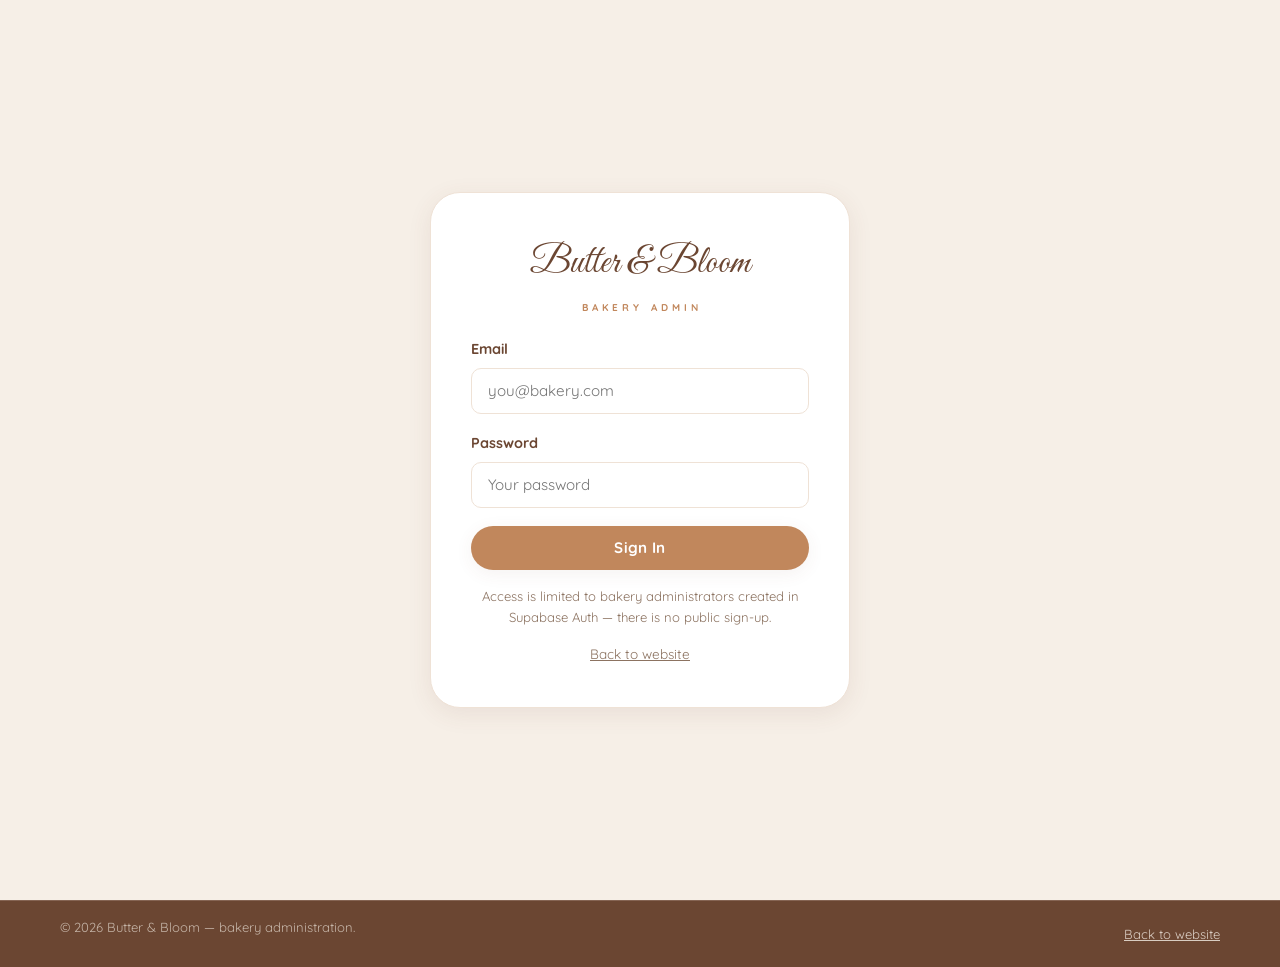
<file: admin.html>
<!DOCTYPE html>
<html lang="en">
<head>
  <meta charset="UTF-8">
  <meta name="viewport" content="width=device-width, initial-scale=1.0">
  <title>Bakery Admin — Butter &amp; Bloom</title>
  <meta name="description" content="Administration dashboard for the Butter & Bloom bakery website — products, orders, cake requests, reservations, messages and settings.">
  <meta name="robots" content="noindex">
  <link rel="icon" type="image/svg+xml" href="./favicon.svg">
  <link rel="preconnect" href="https://fonts.googleapis.com">
  <link rel="preconnect" href="https://fonts.gstatic.com" crossorigin>
  <link href="https://fonts.googleapis.com/css2?family=Great+Vibes&family=Quicksand:wght@400;500;600;700&display=swap" rel="stylesheet">
  <link rel="stylesheet" href="./style.css">

  <style>
  /* ==========================================================================
     admin.html page-scoped additions
     Only tiny gaps that the shared design system (style.css) does not cover.
     Everything else reuses .admin-*, .modal-*, .admin-table, .image-* etc.
     ========================================================================== */

  /* Let the shell grow so the minimal footer sits at the bottom */
  #admin-shell.is-visible { flex: 1 0 auto; }

  /* Section headings inside the large editor / settings forms */
  .admin-form-section { border-top: 1px solid var(--border); margin-top: 24px; padding-top: 18px; }
  .admin-form-section:first-child { border-top: none; margin-top: 0; padding-top: 0; }
  .admin-form-section > h4 {
    margin: 0 0 14px;
    font-size: 0.8rem;
    letter-spacing: 0.14em;
    text-transform: uppercase;
    color: var(--caramel);
  }
  .admin-form-section .form-field:last-child { margin-bottom: 0; }

  /* Image tiles: text labels ("Cover", "Replace", "Remove") need more room
     than the shared 34px square allows — widen without changing style.css */
  .image-tile .tile-actions button,
  .image-tile .tile-actions label { width: auto; min-width: 34px; padding: 0 7px; }
  .image-tile input[type="file"] { display: none; }

  /* Placeholder tile shown while a file is uploading */
  .tile-uploading {
    border: 2px dashed var(--rose);
    border-radius: var(--radius-md);
    min-height: 120px;
    display: flex;
    align-items: center;
    justify-content: center;
    text-align: center;
    padding: 10px;
    color: var(--caramel-dark);
    font-weight: 700;
    font-size: 0.8rem;
    background: rgba(247, 230, 224, 0.4);
  }

  /* Multi-select chips (seasonal collections in the product editor) */
  .chip-select { display: flex; flex-wrap: wrap; gap: 8px; }

  /* Dashboard skeleton + quick action row */
  .skeleton-stat { height: 92px; border-radius: var(--radius-lg); }
  .skeleton-line-row { height: 52px; border-radius: var(--radius-md); margin-bottom: 10px; }
  .dashboard-actions { display: flex; gap: 10px; flex-wrap: wrap; margin-bottom: 26px; }

  /* Skeleton building blocks used inside tables / cards / status panels */
  .skeleton-cell { height: 14px; border-radius: 6px; }
  .skeleton-cell.tall { height: 22px; }
  .skeleton-cell.short { width: 55%; }
  .visually-hidden {
    position: absolute;
    width: 1px; height: 1px;
    margin: -1px; padding: 0;
    overflow: hidden;
    clip: rect(0 0 0 0);
    white-space: nowrap;
    border: 0;
  }

  /* Empty-image placeholder in tables (span needs a display to size) */
  .thumb-cell.thumb-empty { display: block; }

  /* Action row inside cake request cards (.row-actions is table-scoped) */
  .request-card .request-actions { display: flex; gap: 8px; flex-wrap: wrap; margin-top: auto; padding-top: 8px; }

  /* Category/collection editor image buttons */
  .tax-image-actions { display: flex; gap: 8px; flex-wrap: wrap; margin-top: 10px; }
  .tax-image-actions input[type="file"] { display: none; }

  /* Settings form footer (inline error + save button) */
  .settings-foot { display: flex; justify-content: flex-end; align-items: center; gap: 14px; margin-top: 24px; flex-wrap: wrap; }
  .settings-foot .field-error { margin: 0; }

  /* Unread message marker */
  .unread-dot {
    display: inline-block;
    width: 8px; height: 8px;
    border-radius: 50%;
    background: var(--caramel);
    margin-left: 7px;
    vertical-align: middle;
  }

  /* Small print under modal rows (e.g. the WhatsApp disclaimer) */
  .modal-subnote { font-size: 0.78rem; color: var(--muted); margin: 6px 0 0; }

  /* Reference / hero image previews inside modals and settings */
  .admin-img-preview { max-width: 180px; border-radius: var(--radius-md); border: 1px solid var(--border); margin-top: 10px; }

  /* Demo result report block */
  .demo-result {
    margin-top: 14px;
    font-size: 0.88rem;
    color: var(--ink);
    background: var(--cream);
    border: 1px solid var(--border);
    border-radius: var(--radius-md);
    padding: 12px 16px;
    white-space: pre-line;
  }

  /* WhatsApp convenience button (soft green — matches --success token) */
  .btn-whatsapp { background: var(--success); color: var(--white); }
  .btn-whatsapp:hover { background: #5d7c4d; color: var(--white); }

  /* Order view modal: inline status field (pushed left in the modal foot) */
  .order-status-field { display: flex; align-items: center; gap: 10px; margin-right: auto; }
  .order-status-field label { font-size: 0.85rem; font-weight: 700; color: var(--cocoa); }

  /* Totals block under the order items table */
  .order-totals { margin-top: 18px; }

  /* Status button rows inside review modals */
  .status-buttons { display: flex; gap: 8px; flex-wrap: wrap; }

  /* Full contact message body inside the message modal */
  .message-body { background: var(--white); border: 1px solid var(--border); border-radius: var(--radius-md); padding: 14px 16px; white-space: pre-wrap; }
  </style>
</head>
<body class="admin-body">

  <!-- ============================== LOGIN ============================== -->
  <section id="admin-login" class="admin-login-wrap">
    <div class="admin-login-card">
      <span class="logo-script">Butter &amp; Bloom</span>
      <span class="logo-sub">Bakery Admin</span>

      <form id="login-form" novalidate>
        <div class="form-field">
          <label for="login-email">Email</label>
          <input type="email" id="login-email" name="email" autocomplete="email" placeholder="you@bakery.com">
        </div>
        <div class="form-field">
          <label for="login-password">Password</label>
          <input type="password" id="login-password" name="password" autocomplete="current-password" placeholder="Your password">
        </div>
        <button type="submit" id="login-submit" class="btn btn-primary btn-block">Sign In</button>
      </form>

      <!-- Inline error / setup notice (hidden until needed) -->
      <p id="login-error" class="field-error" role="alert" hidden></p>

      <p class="admin-note">Access is limited to bakery administrators created in Supabase Auth — there is no public sign-up.</p>
      <a class="text-btn" href="index.html">Back to website</a>
    </div>
  </section>

  <!-- ============================== SHELL ============================== -->
  <section id="admin-shell" class="admin-shell">

    <!-- Top bar -->
    <div class="admin-topbar">
      <div class="container admin-topbar-inner">
        <span class="logo-script">Butter &amp; Bloom</span>
        <span class="logo-sub">Bakery Admin</span>
        <span id="admin-user" class="admin-user"></span>
        <a href="index.html" class="btn btn-small btn-blush">View site</a>
        <button type="button" id="logout-btn" class="btn btn-small btn-outline">Log out</button>
      </div>
    </div>

    <!-- Section tabs (deep-linkable via #hash) -->
    <div class="admin-tabs" role="tablist" aria-label="Admin sections">
      <button type="button" class="admin-tab is-active" role="tab" aria-selected="true"    data-tab="dashboard"    id="tab-dashboard"    aria-controls="panel-dashboard">Dashboard</button>
      <button type="button" class="admin-tab" role="tab" aria-selected="false"             data-tab="products"     id="tab-products"     aria-controls="panel-products">Products</button>
      <button type="button" class="admin-tab" role="tab" aria-selected="false"             data-tab="orders"       id="tab-orders"       aria-controls="panel-orders">Orders</button>
      <button type="button" class="admin-tab" role="tab" aria-selected="false"             data-tab="cakes"        id="tab-cakes"        aria-controls="panel-cakes">Cake Requests</button>
      <button type="button" class="admin-tab" role="tab" aria-selected="false"             data-tab="reservations" id="tab-reservations" aria-controls="panel-reservations">Reservations</button>
      <button type="button" class="admin-tab" role="tab" aria-selected="false"             data-tab="messages"     id="tab-messages"     aria-controls="panel-messages">Messages</button>
      <button type="button" class="admin-tab" role="tab" aria-selected="false"             data-tab="categories"   id="tab-categories"   aria-controls="panel-categories">Categories</button>
      <button type="button" class="admin-tab" role="tab" aria-selected="false"             data-tab="collections"  id="tab-collections"  aria-controls="panel-collections">Collections</button>
      <button type="button" class="admin-tab" role="tab" aria-selected="false"             data-tab="settings"     id="tab-settings"     aria-controls="panel-settings">Settings</button>
      <button type="button" class="admin-tab" role="tab" aria-selected="false"             data-tab="demo"         id="tab-demo"         aria-controls="panel-demo">Demo Data</button>
    </div>

    <div class="admin-content">
      <div class="container">

        <!-- DASHBOARD (filled by admin.js) -->
        <section class="admin-panel is-active" id="panel-dashboard" role="tabpanel" aria-labelledby="tab-dashboard">
          <div class="admin-panel-head"><h2>Dashboard</h2></div>
          <div id="dashboard-body"></div>
        </section>

        <!-- PRODUCTS (filled by admin.js) -->
        <section class="admin-panel" id="panel-products" role="tabpanel" aria-labelledby="tab-products">
          <div class="admin-panel-head">
            <h2>Products</h2>
            <button type="button" id="add-product-btn" class="btn btn-primary">+ Add Product</button>
          </div>
          <div class="admin-toolbar">
            <input type="search" id="product-search" placeholder="Search by name..." aria-label="Search products by name">
            <select id="product-category-filter" aria-label="Filter products by category">
              <option value="all">All categories</option>
            </select>
            <select id="product-status-filter" aria-label="Filter products by status">
              <option value="all">All statuses</option>
              <option value="published">Published</option>
              <option value="draft">Draft</option>
              <option value="hidden">Hidden</option>
              <option value="demo">Demo</option>
            </select>
          </div>
          <div id="products-body"></div>
        </section>

        <!-- ORDERS (filled by admin-operations.js) -->
        <section class="admin-panel" id="panel-orders" role="tabpanel" aria-labelledby="tab-orders">
          <div class="admin-panel-head"><h2>Orders</h2></div>
          <div class="admin-toolbar">
            <select id="order-status-filter" aria-label="Filter orders by status">
              <option value="all">All statuses</option>
              <option value="pending">Pending</option>
              <option value="confirmed">Confirmed</option>
              <option value="preparing">Preparing</option>
              <option value="ready">Ready</option>
              <option value="completed">Completed</option>
              <option value="cancelled">Cancelled</option>
            </select>
          </div>
          <div id="orders-body"></div>
        </section>

        <!-- CAKE REQUESTS (filled by admin-operations.js) -->
        <section class="admin-panel" id="panel-cakes" role="tabpanel" aria-labelledby="tab-cakes">
          <div class="admin-panel-head"><h2>Cake Requests</h2></div>
          <div class="admin-toolbar">
            <select id="cake-status-filter" aria-label="Filter cake requests by status">
              <option value="all">All statuses</option>
              <option value="pending">Pending</option>
              <option value="accepted">Accepted</option>
              <option value="rejected">Rejected</option>
              <option value="completed">Completed</option>
              <option value="cancelled">Cancelled</option>
            </select>
          </div>
          <div id="cakes-body"></div>
        </section>

        <!-- RESERVATIONS (filled by admin-operations.js) -->
        <section class="admin-panel" id="panel-reservations" role="tabpanel" aria-labelledby="tab-reservations">
          <div class="admin-panel-head"><h2>Reservations</h2></div>
          <div id="reservations-body"></div>
        </section>

        <!-- MESSAGES (filled by admin-operations.js) -->
        <section class="admin-panel" id="panel-messages" role="tabpanel" aria-labelledby="tab-messages">
          <div class="admin-panel-head"><h2>Messages</h2></div>
          <div id="messages-body"></div>
        </section>

        <!-- CATEGORIES (filled by admin.js) -->
        <section class="admin-panel" id="panel-categories" role="tabpanel" aria-labelledby="tab-categories">
          <div class="admin-panel-head">
            <h2>Categories</h2>
            <button type="button" id="add-category-btn" class="btn btn-primary">+ Add Category</button>
          </div>
          <div id="categories-body"></div>
        </section>

        <!-- COLLECTIONS (filled by admin.js) -->
        <section class="admin-panel" id="panel-collections" role="tabpanel" aria-labelledby="tab-collections">
          <div class="admin-panel-head">
            <h2>Collections</h2>
            <button type="button" id="add-collection-btn" class="btn btn-primary">+ Add Collection</button>
          </div>
          <div id="collections-body"></div>
        </section>

        <!-- SETTINGS (filled by admin-operations.js) -->
        <section class="admin-panel" id="panel-settings" role="tabpanel" aria-labelledby="tab-settings">
          <div class="admin-panel-head"><h2>Settings</h2></div>
          <div id="settings-body"></div>
        </section>

        <!-- DEMO DATA (filled by admin-operations.js) -->
        <section class="admin-panel" id="panel-demo" role="tabpanel" aria-labelledby="tab-demo">
          <div class="admin-panel-head"><h2>Demo Data</h2></div>
          <div class="demo-status-card">
            <h3>Demo catalog status</h3>
            <div id="demo-status-area"></div>
            <div class="demo-actions">
              <button type="button" id="load-demo-btn" class="btn btn-primary">Load Demo Data</button>
              <button type="button" id="remove-demo-btn" class="btn btn-outline">Remove Demo Data</button>
              <button type="button" id="replace-demo-btn" class="btn btn-blush">Replace Demo Data</button>
            </div>
          </div>
          <p class="demo-warning">Demo records are tagged is_demo + demo_batch_id 'bb-demo-v1'. Cleanup only ever removes tagged rows — real products, orders and customer requests are never deleted. Bundled demo photos may stay in the repository; they disappear from the site when their products are removed.</p>
        </section>

      </div>
    </div>
  </section>

  <!-- Minimal footer (the admin panel does not use the public site footer) -->
  <footer class="site-footer">
    <div class="footer-bottom">
      <div class="container footer-bottom-inner">
        <p>&copy; <span id="footer-year">2025</span> Butter &amp; Bloom — bakery administration.</p>
        <a href="index.html">Back to website</a>
      </div>
    </div>
  </footer>

  <!-- Toast container required by BB.toast (main.js) -->
  <div id="toast-container" class="toast-container" aria-live="polite"></div>

  <!-- Script order matters: supabase-js -> data layer -> shared UI -> admin core -> admin operations -->
  <script src="./supabase-js.js"></script>
  <script src="./supabase.js"></script>
  <script src="./main.js"></script>
  <script src="./admin.js"></script>
  <script src="./admin-operations.js"></script>
</body>
</html>
</file>
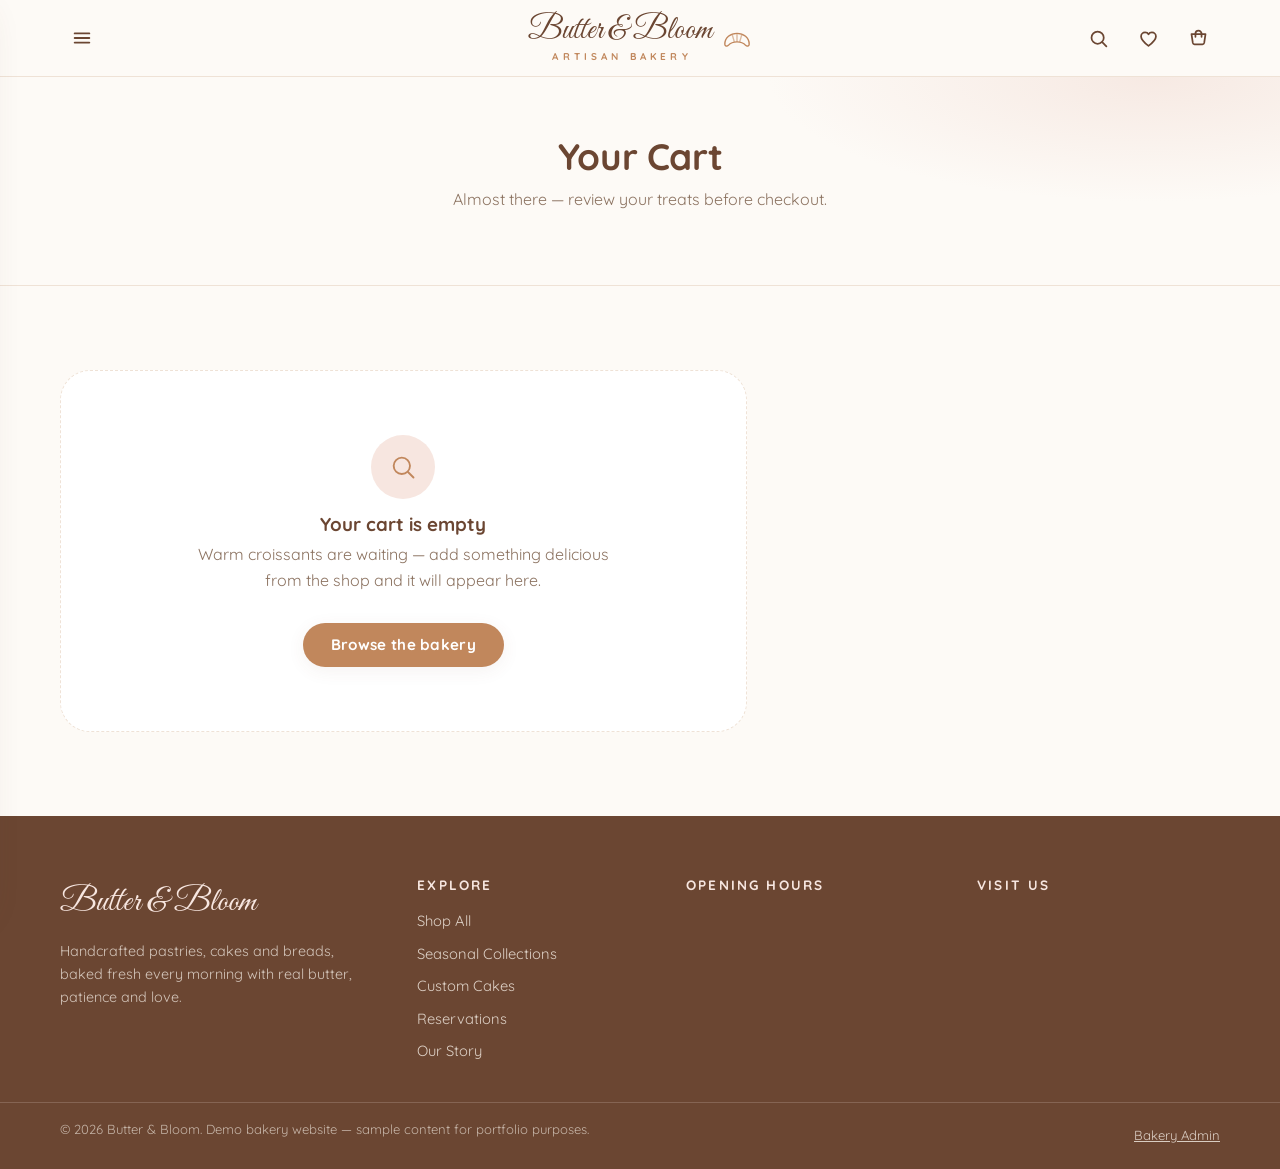
<file: cart.html>
<!DOCTYPE html>
<html lang="en">
<head>
  <meta charset="UTF-8">
  <meta name="viewport" content="width=device-width, initial-scale=1.0">
  <title>Your Cart — Butter &amp; Bloom Artisan Bakery</title>
  <meta name="description" content="Review the pastries, cakes and breads in your Butter & Bloom cart, adjust quantities and continue to checkout.">
  <link rel="icon" type="image/svg+xml" href="./favicon.svg">
  <link rel="preconnect" href="https://fonts.googleapis.com">
  <link rel="preconnect" href="https://fonts.gstatic.com" crossorigin>
  <link href="https://fonts.googleapis.com/css2?family=Great+Vibes&family=Quicksand:wght@400;500;600;700&display=swap" rel="stylesheet">
  <link rel="stylesheet" href="./style.css">
</head>
<body>
  <a class="skip-link" href="#main">Skip to content</a>

  <!-- Seasonal announcement (content managed from the admin panel) -->
  <div id="announcement-bar" class="announcement-bar" hidden></div>

  <!-- ================= HEADER ================= -->
  <header class="site-header">
    <div class="container header-inner">
      <div class="header-side">
        <button id="nav-toggle" class="icon-btn" aria-label="Open menu" aria-expanded="false" aria-controls="mobile-drawer">
          <svg viewBox="0 0 24 24" width="22" height="22" fill="none" stroke="currentColor" stroke-width="2" stroke-linecap="round" aria-hidden="true"><line x1="4" y1="7" x2="20" y2="7"/><line x1="4" y1="12" x2="20" y2="12"/><line x1="4" y1="17" x2="20" y2="17"/></svg>
        </button>
      </div>

      <a class="logo" href="index.html" aria-label="Butter and Bloom — home">
        <span class="logo-text">
          <span class="logo-script">Butter &amp; Bloom</span>
          <span class="logo-sub">Artisan Bakery</span>
        </span>
        <svg class="logo-mark" viewBox="0 0 64 40" width="30" height="19" fill="none" stroke="currentColor" stroke-width="3" stroke-linecap="round" aria-hidden="true"><path d="M6 30 C6 16 18 7 32 7 C46 7 58 16 58 30 C58 34 53.5 35.5 50.5 32.5 C46 27.5 40 25 32 25 C24 25 18 27.5 13.5 32.5 C10.5 35.5 6 34 6 30 Z"/><path d="M22 10.5 L26 24" opacity=".55"/><path d="M32 8 L32 24" opacity=".55"/><path d="M42 10.5 L38 24" opacity=".55"/></svg>
      </a>

      <div class="header-side header-side-right">
        <button id="search-toggle" class="icon-btn" aria-label="Search" aria-expanded="false" aria-controls="search-overlay">
          <svg viewBox="0 0 24 24" width="21" height="21" fill="none" stroke="currentColor" stroke-width="2" stroke-linecap="round" aria-hidden="true"><circle cx="11" cy="11" r="7"/><line x1="21" y1="21" x2="16.5" y2="16.5"/></svg>
        </button>
        <a href="wishlist.html" class="icon-btn" aria-label="Wishlist">
          <svg viewBox="0 0 24 24" width="21" height="21" fill="none" stroke="currentColor" stroke-width="2" stroke-linejoin="round" aria-hidden="true"><path d="M12 20.5 C7 16.5 3.5 13.3 3.5 9.6 C3.5 7 5.6 5 8.1 5 C9.7 5 11.2 5.8 12 7.1 C12.8 5.8 14.3 5 15.9 5 C18.4 5 20.5 7 20.5 9.6 C20.5 13.3 17 16.5 12 20.5 Z"/></svg>
          <span id="wishlist-badge" class="badge-count" hidden>0</span>
        </a>
        <a href="cart.html" class="icon-btn" aria-label="Shopping cart">
          <svg viewBox="0 0 24 24" width="21" height="21" fill="none" stroke="currentColor" stroke-width="2" stroke-linecap="round" stroke-linejoin="round" aria-hidden="true"><path d="M4 7 H20 L18.5 17 A2 2 0 0 1 16.5 18.6 H7.5 A2 2 0 0 1 5.5 17 Z"/><path d="M8.5 10 V6.5 A3.5 3.5 0 0 1 15.5 6.5 V10"/></svg>
          <span id="cart-badge" class="badge-count" hidden>0</span>
        </a>
      </div>
    </div>
  </header>

  <!-- Slide-in navigation drawer -->
  <div id="mobile-drawer" class="mobile-drawer" aria-hidden="true">
    <div class="drawer-head">
      <span class="logo-script">Butter &amp; Bloom</span>
      <button id="drawer-close" class="icon-btn" aria-label="Close menu">
        <svg viewBox="0 0 24 24" width="20" height="20" fill="none" stroke="currentColor" stroke-width="2" stroke-linecap="round" aria-hidden="true"><line x1="6" y1="6" x2="18" y2="18"/><line x1="18" y1="6" x2="6" y2="18"/></svg>
      </button>
    </div>
    <nav class="drawer-nav" aria-label="Main navigation">
      <a href="index.html">Home</a>
      <a href="shop.html">Shop All</a>
      <a href="collections.html">Collections</a>
      <a href="custom-cake.html">Custom Cakes</a>
      <a href="reservations.html">Reservations</a>
      <a href="about.html">About Us</a>
      <a href="contact.html">Contact</a>
    </nav>
    <div class="drawer-foot">
      <p class="drawer-hours" id="drawer-hours"></p>
      <div class="social-links" id="drawer-socials"></div>
    </div>
  </div>
  <div id="drawer-backdrop" class="drawer-backdrop" hidden></div>

  <!-- Search overlay -->
  <div id="search-overlay" class="search-overlay" aria-hidden="true">
    <div class="container search-panel">
      <form id="search-form" action="shop.html" method="get" role="search">
        <input type="search" id="search-input" name="search" placeholder="Search croissants, cakes, macarons..." aria-label="Search products" autocomplete="off">
        <button type="submit" class="btn btn-primary">Search</button>
        <button type="button" id="search-close" class="icon-btn" aria-label="Close search">
          <svg viewBox="0 0 24 24" width="20" height="20" fill="none" stroke="currentColor" stroke-width="2" stroke-linecap="round" aria-hidden="true"><line x1="6" y1="6" x2="18" y2="18"/><line x1="18" y1="6" x2="6" y2="18"/></svg>
        </button>
      </form>
      <p class="search-hint">Try "croissant", "macarons" or "celebration cake"</p>
    </div>
  </div>

  <main id="main">

    <!-- ================= PAGE HEAD ================= -->
    <section class="page-head">
      <div class="container">
        <h1 class="section-title">Your Cart</h1>
        <p>Almost there — review your treats before checkout.</p>
      </div>
    </section>

    <!-- ================= CART ================= -->
    <section class="section" aria-label="Shopping cart">
      <div class="container">
        <div class="cart-layout">

          <!-- LEFT: line items + continue shopping link below -->
          <div class="cart-main">
            <!-- Rows are rendered by cart.js from BB.cart.items() -->
            <div id="cart-list" class="cart-list" aria-live="polite" aria-label="Items in your cart"></div>
            <p id="cart-continue" style="margin:26px 0 0;">
              <a class="link-more" href="shop.html">Continue shopping</a>
            </p>
          </div>

          <!-- RIGHT: order summary -->
          <aside class="summary-card" id="cart-summary" aria-label="Cart summary">
            <h3>Order Summary</h3>
            <!-- Subtotal row + delivery notes are rendered by cart.js -->
            <div id="summary-rows"></div>
            <a class="btn btn-primary btn-block" href="checkout.html">Proceed to Checkout</a>
            <!-- Reuses the .cart-remove text-button styling (shared stylesheet) -->
            <button type="button" id="clear-cart-btn" class="cart-remove" style="display:block;margin:16px auto 0;">Clear cart</button>
          </aside>

        </div>
      </div>
    </section>
  </main>

  <!-- ================= FOOTER ================= -->
  <footer class="site-footer">
    <div class="container footer-grid">
      <div class="footer-brand">
        <span class="logo-script">Butter &amp; Bloom</span>
        <p>Handcrafted pastries, cakes and breads, baked fresh every morning with real butter, patience and love.</p>
        <div class="social-links" id="footer-socials"></div>
      </div>
      <div class="footer-col">
        <h3>Explore</h3>
        <a href="shop.html">Shop All</a>
        <a href="collections.html">Seasonal Collections</a>
        <a href="custom-cake.html">Custom Cakes</a>
        <a href="reservations.html">Reservations</a>
        <a href="about.html">Our Story</a>
      </div>
      <div class="footer-col">
        <h3>Opening Hours</h3>
        <div id="footer-hours" class="footer-hours"></div>
      </div>
      <div class="footer-col">
        <h3>Visit Us</h3>
        <div id="footer-contact"></div>
      </div>
    </div>
    <div class="footer-bottom">
      <div class="container footer-bottom-inner">
        <p>&copy; <span id="footer-year">2025</span> Butter &amp; Bloom. Demo bakery website — sample content for portfolio purposes.</p>
        <a href="admin.html">Bakery Admin</a>
      </div>
    </div>
  </footer>

  <div id="toast-container" class="toast-container" aria-live="polite"></div>

  <script src="./supabase-js.js"></script>
  <script src="./supabase.js"></script>
  <script src="./main.js"></script>
  <script src="./cart.js"></script>
</body>
</html>
</file>
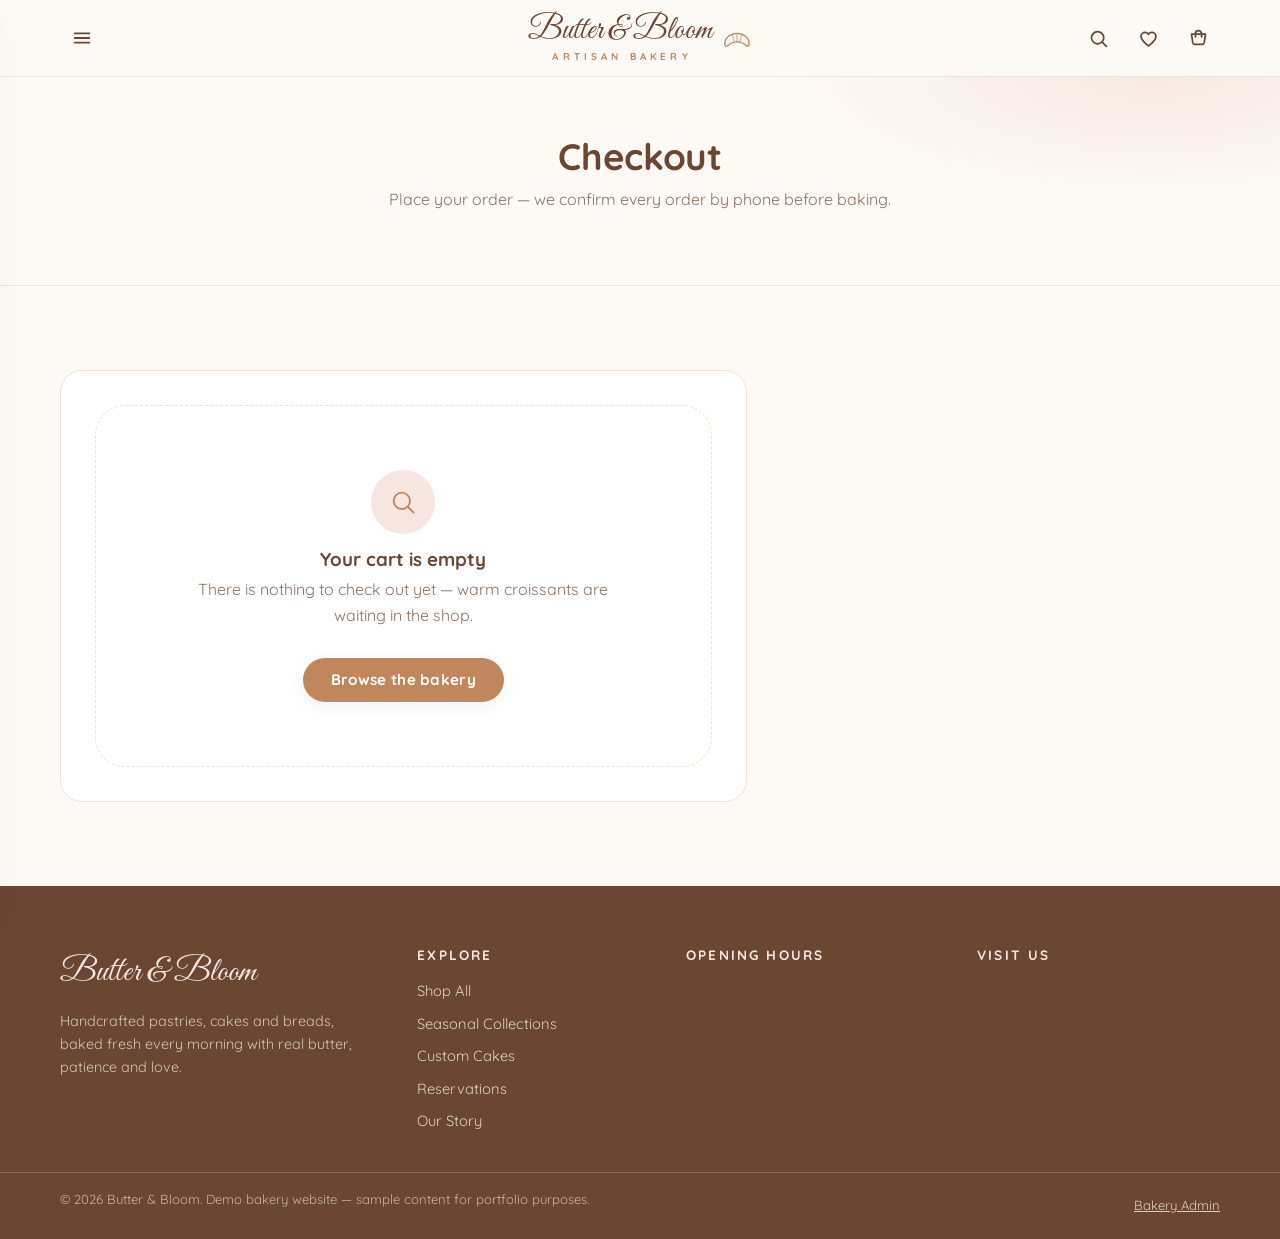
<file: checkout.html>
<!DOCTYPE html>
<html lang="en">
<head>
  <meta charset="UTF-8">
  <meta name="viewport" content="width=device-width, initial-scale=1.0">
  <title>Checkout — Butter &amp; Bloom Artisan Bakery</title>
  <meta name="description" content="Place your Butter & Bloom order for pickup or local delivery. We confirm every order by phone — no payment is taken online.">
  <link rel="icon" type="image/svg+xml" href="./favicon.svg">
  <link rel="preconnect" href="https://fonts.googleapis.com">
  <link rel="preconnect" href="https://fonts.gstatic.com" crossorigin>
  <link href="https://fonts.googleapis.com/css2?family=Great+Vibes&family=Quicksand:wght@400;500;600;700&display=swap" rel="stylesheet">
  <link rel="stylesheet" href="./style.css">
  <style>
    /* ---------------------------------------------------------------------
       Page-scoped helpers for the checkout form and the order review list.
       They live here (not in style.css) because this task may only touch its
       own four files — they are flagged as a "Request to Task 3" in the
       worklog so they can be promoted into the shared stylesheet later.
       --------------------------------------------------------------------- */
    [hidden] { display: none !important; }

    /* Group label + required marker inside the checkout form */
    .form-group-label { display: block; font-weight: 700; font-size: 0.9rem; color: var(--cocoa); margin-bottom: 7px; }
    .req-marker { color: var(--danger); }
    .form-req-note { font-size: 0.82rem; color: var(--muted); margin: -4px 0 18px; }
    .checkout-form h3 { margin: 26px 0 14px; }
    .checkout-form h3:first-of-type { margin-top: 0; }

    /* Compact order review list inside the summary card */
    .order-review {
      list-style: none;
      margin: 0 0 14px;
      padding: 0 0 12px;
      border-bottom: 1px dashed var(--border);
      display: flex;
      flex-direction: column;
      gap: 12px;
    }
    .order-review .review-line { display: flex; justify-content: space-between; align-items: flex-start; gap: 12px; }
    .order-review .review-info { display: flex; flex-direction: column; gap: 2px; min-width: 0; }
    .order-review .review-name { font-weight: 600; color: var(--cocoa); }
    .order-review .review-options { font-size: 0.8rem; color: var(--muted); }
    .order-review .review-total { font-weight: 700; color: var(--cocoa-dark); white-space: nowrap; }

    /* Inline error slot + success panel spacing */
    .checkout-error-slot { margin-bottom: 20px; }
    .checkout-success .success-details { margin-top: 2px; }
    .checkout-success .success-disclaimer { font-size: 0.88rem; color: var(--muted); }
    .checkout-success .success-actions { display: flex; flex-direction: column; gap: 10px; margin-top: 20px; }
  </style>
</head>
<body>
  <a class="skip-link" href="#main">Skip to content</a>

  <!-- Seasonal announcement (content managed from the admin panel) -->
  <div id="announcement-bar" class="announcement-bar" hidden></div>

  <!-- ================= HEADER ================= -->
  <header class="site-header">
    <div class="container header-inner">
      <div class="header-side">
        <button id="nav-toggle" class="icon-btn" aria-label="Open menu" aria-expanded="false" aria-controls="mobile-drawer">
          <svg viewBox="0 0 24 24" width="22" height="22" fill="none" stroke="currentColor" stroke-width="2" stroke-linecap="round" aria-hidden="true"><line x1="4" y1="7" x2="20" y2="7"/><line x1="4" y1="12" x2="20" y2="12"/><line x1="4" y1="17" x2="20" y2="17"/></svg>
        </button>
      </div>

      <a class="logo" href="index.html" aria-label="Butter and Bloom — home">
        <span class="logo-text">
          <span class="logo-script">Butter &amp; Bloom</span>
          <span class="logo-sub">Artisan Bakery</span>
        </span>
        <svg class="logo-mark" viewBox="0 0 64 40" width="30" height="19" fill="none" stroke="currentColor" stroke-width="3" stroke-linecap="round" aria-hidden="true"><path d="M6 30 C6 16 18 7 32 7 C46 7 58 16 58 30 C58 34 53.5 35.5 50.5 32.5 C46 27.5 40 25 32 25 C24 25 18 27.5 13.5 32.5 C10.5 35.5 6 34 6 30 Z"/><path d="M22 10.5 L26 24" opacity=".55"/><path d="M32 8 L32 24" opacity=".55"/><path d="M42 10.5 L38 24" opacity=".55"/></svg>
      </a>

      <div class="header-side header-side-right">
        <button id="search-toggle" class="icon-btn" aria-label="Search" aria-expanded="false" aria-controls="search-overlay">
          <svg viewBox="0 0 24 24" width="21" height="21" fill="none" stroke="currentColor" stroke-width="2" stroke-linecap="round" aria-hidden="true"><circle cx="11" cy="11" r="7"/><line x1="21" y1="21" x2="16.5" y2="16.5"/></svg>
        </button>
        <a href="wishlist.html" class="icon-btn" aria-label="Wishlist">
          <svg viewBox="0 0 24 24" width="21" height="21" fill="none" stroke="currentColor" stroke-width="2" stroke-linejoin="round" aria-hidden="true"><path d="M12 20.5 C7 16.5 3.5 13.3 3.5 9.6 C3.5 7 5.6 5 8.1 5 C9.7 5 11.2 5.8 12 7.1 C12.8 5.8 14.3 5 15.9 5 C18.4 5 20.5 7 20.5 9.6 C20.5 13.3 17 16.5 12 20.5 Z"/></svg>
          <span id="wishlist-badge" class="badge-count" hidden>0</span>
        </a>
        <a href="cart.html" class="icon-btn" aria-label="Shopping cart">
          <svg viewBox="0 0 24 24" width="21" height="21" fill="none" stroke="currentColor" stroke-width="2" stroke-linecap="round" stroke-linejoin="round" aria-hidden="true"><path d="M4 7 H20 L18.5 17 A2 2 0 0 1 16.5 18.6 H7.5 A2 2 0 0 1 5.5 17 Z"/><path d="M8.5 10 V6.5 A3.5 3.5 0 0 1 15.5 6.5 V10"/></svg>
          <span id="cart-badge" class="badge-count" hidden>0</span>
        </a>
      </div>
    </div>
  </header>

  <!-- Slide-in navigation drawer -->
  <div id="mobile-drawer" class="mobile-drawer" aria-hidden="true">
    <div class="drawer-head">
      <span class="logo-script">Butter &amp; Bloom</span>
      <button id="drawer-close" class="icon-btn" aria-label="Close menu">
        <svg viewBox="0 0 24 24" width="20" height="20" fill="none" stroke="currentColor" stroke-width="2" stroke-linecap="round" aria-hidden="true"><line x1="6" y1="6" x2="18" y2="18"/><line x1="18" y1="6" x2="6" y2="18"/></svg>
      </button>
    </div>
    <nav class="drawer-nav" aria-label="Main navigation">
      <a href="index.html">Home</a>
      <a href="shop.html">Shop All</a>
      <a href="collections.html">Collections</a>
      <a href="custom-cake.html">Custom Cakes</a>
      <a href="reservations.html">Reservations</a>
      <a href="about.html">About Us</a>
      <a href="contact.html">Contact</a>
    </nav>
    <div class="drawer-foot">
      <p class="drawer-hours" id="drawer-hours"></p>
      <div class="social-links" id="drawer-socials"></div>
    </div>
  </div>
  <div id="drawer-backdrop" class="drawer-backdrop" hidden></div>

  <!-- Search overlay -->
  <div id="search-overlay" class="search-overlay" aria-hidden="true">
    <div class="container search-panel">
      <form id="search-form" action="shop.html" method="get" role="search">
        <input type="search" id="search-input" name="search" placeholder="Search croissants, cakes, macarons..." aria-label="Search products" autocomplete="off">
        <button type="submit" class="btn btn-primary">Search</button>
        <button type="button" id="search-close" class="icon-btn" aria-label="Close search">
          <svg viewBox="0 0 24 24" width="20" height="20" fill="none" stroke="currentColor" stroke-width="2" stroke-linecap="round" aria-hidden="true"><line x1="6" y1="6" x2="18" y2="18"/><line x1="18" y1="6" x2="6" y2="18"/></svg>
        </button>
      </form>
      <p class="search-hint">Try "croissant", "macarons" or "celebration cake"</p>
    </div>
  </div>

  <main id="main">

    <!-- ================= PAGE HEAD ================= -->
    <section class="page-head">
      <div class="container">
        <h1 class="section-title">Checkout</h1>
        <p>Place your order — we confirm every order by phone before baking.</p>
      </div>
    </section>

    <!-- ================= CHECKOUT ================= -->
    <section class="section" aria-label="Checkout">
      <div class="container">
        <div class="cart-layout" id="checkout-layout">

          <!-- LEFT: order form -->
          <div class="form-panel" id="checkout-panel">
            <!-- Server/storage errors are rendered here by checkout.js -->
            <div id="checkout-error" class="checkout-error-slot" hidden></div>

            <!-- novalidate: validation is handled in checkout.js so every
                 message can use the shared .field-error styling -->
            <form id="checkout-form" class="checkout-form" novalidate>
              <h3>Your details</h3>
              <p class="form-req-note">Fields marked <span class="req-marker" aria-hidden="true">*</span> are required.</p>

              <div class="form-field">
                <label for="cust-name">Full name <span class="req-marker" aria-hidden="true">*</span></label>
                <input type="text" id="cust-name" name="customer_name" autocomplete="name" required>
                <p class="field-error" id="cust-name-error">Please enter your full name.</p>
              </div>

              <div class="form-field">
                <label for="cust-phone">Phone <span class="req-marker" aria-hidden="true">*</span></label>
                <input type="tel" id="cust-phone" name="phone" autocomplete="tel" required>
                <p class="field-hint">We confirm every order by phone.</p>
                <p class="field-error" id="cust-phone-error">Please enter a phone number with at least 6 digits.</p>
              </div>

              <div class="form-field">
                <label for="cust-email">Email <span class="optional">(optional)</span></label>
                <input type="email" id="cust-email" name="email" autocomplete="email">
                <p class="field-error" id="cust-email-error">That email address does not look right.</p>
              </div>

              <h3>Pickup or delivery</h3>
              <div class="form-field" role="radiogroup" aria-labelledby="fulfillment-label">
                <span class="form-group-label" id="fulfillment-label">How would you like your order? <span class="req-marker" aria-hidden="true">*</span></span>
                <div class="radio-cards">
                  <label class="radio-card" id="fulfillment-card-pickup" for="fulfillment-pickup">
                    <input type="radio" name="fulfillment" id="fulfillment-pickup" value="pickup">
                    <span class="radio-title">
                      <svg viewBox="0 0 24 24" width="16" height="16" fill="none" stroke="currentColor" stroke-width="2" stroke-linecap="round" stroke-linejoin="round" aria-hidden="true"><path d="M4 7 H20 L18.5 17 A2 2 0 0 1 16.5 18.6 H7.5 A2 2 0 0 1 5.5 17 Z"/><path d="M8.5 10 V6.5 A3.5 3.5 0 0 1 15.5 6.5 V10"/></svg>
                      Pickup at the bakery
                    </span>
                    <span class="radio-desc">Ready for collection at our counter.</span>
                  </label>
                  <label class="radio-card" id="fulfillment-card-delivery" for="fulfillment-delivery">
                    <input type="radio" name="fulfillment" id="fulfillment-delivery" value="delivery">
                    <span class="radio-title">
                      <svg viewBox="0 0 24 24" width="16" height="16" fill="none" stroke="currentColor" stroke-width="2" stroke-linecap="round" stroke-linejoin="round" aria-hidden="true"><path d="M3 7 H13 V16 H3 Z"/><path d="M13 10 H17.5 L20.5 13 V16 H13"/><circle cx="7" cy="18" r="1.8"/><circle cx="16.5" cy="18" r="1.8"/></svg>
                      Local delivery
                    </span>
                    <span class="radio-desc">We bring your order to your address — fee shown in the summary.</span>
                  </label>
                </div>
              </div>

              <!-- Only visible (and required) while "Local delivery" is selected -->
              <div id="delivery-fields" hidden>
                <div class="form-field">
                  <label for="cust-address">Delivery address <span class="req-marker" aria-hidden="true">*</span></label>
                  <textarea id="cust-address" name="delivery_address" rows="3" placeholder="Street and number, apartment, area..." required></textarea>
                  <p class="field-error" id="cust-address-error">Please enter the address we should deliver to.</p>
                </div>
              </div>

              <h3>When would you like it?</h3>
              <div class="form-grid">
                <div class="form-field">
                  <label for="req-date">Requested date <span class="req-marker" aria-hidden="true">*</span></label>
                  <!-- "min" is set to today by checkout.js -->
                  <input type="date" id="req-date" name="requested_date" required>
                  <p class="field-error" id="req-date-error">Please choose a date from today onwards.</p>
                </div>
                <div class="form-field">
                  <label for="req-time">Preferred time <span class="optional">(optional)</span></label>
                  <!-- Options (Flexible + hourly slots 09:00-18:00) filled by checkout.js -->
                  <select id="req-time" name="requested_time"></select>
                </div>
              </div>

              <h3>Anything else?</h3>
              <div class="form-field">
                <label for="cust-notes">Notes <span class="optional">(optional)</span></label>
                <textarea id="cust-notes" name="notes" rows="3" maxlength="500" placeholder="Allergies, gift message, how to find your door..."></textarea>
              </div>

              <button type="submit" class="btn btn-primary btn-block" id="place-order-btn">Place Order</button>
            </form>
          </div>

          <!-- RIGHT: order review + totals -->
          <aside class="summary-card" id="checkout-summary" aria-label="Order review and totals">
            <h3>Order Review</h3>
            <!-- One compact line per cart item, rendered by checkout.js -->
            <ul class="order-review" id="order-review"></ul>

            <div id="summary-rows">
              <div class="summary-row">
                <span>Subtotal</span>
                <strong id="summary-subtotal"></strong>
              </div>
              <div class="summary-row">
                <span id="summary-fee-label">Delivery fee</span>
                <strong id="summary-fee"></strong>
              </div>
              <div class="summary-row total">
                <span>Total</span>
                <strong id="summary-total"></strong>
              </div>
            </div>

            <!-- Red min-order warning (checkout.js toggles .is-visible) -->
            <p class="field-error" id="min-order-warning" role="alert"></p>

            <p class="summary-note">No payment is taken online — we arrange payment when we confirm your order by phone.</p>
          </aside>

        </div>
      </div>
    </section>
  </main>

  <!-- ================= FOOTER ================= -->
  <footer class="site-footer">
    <div class="container footer-grid">
      <div class="footer-brand">
        <span class="logo-script">Butter &amp; Bloom</span>
        <p>Handcrafted pastries, cakes and breads, baked fresh every morning with real butter, patience and love.</p>
        <div class="social-links" id="footer-socials"></div>
      </div>
      <div class="footer-col">
        <h3>Explore</h3>
        <a href="shop.html">Shop All</a>
        <a href="collections.html">Seasonal Collections</a>
        <a href="custom-cake.html">Custom Cakes</a>
        <a href="reservations.html">Reservations</a>
        <a href="about.html">Our Story</a>
      </div>
      <div class="footer-col">
        <h3>Opening Hours</h3>
        <div id="footer-hours" class="footer-hours"></div>
      </div>
      <div class="footer-col">
        <h3>Visit Us</h3>
        <div id="footer-contact"></div>
      </div>
    </div>
    <div class="footer-bottom">
      <div class="container footer-bottom-inner">
        <p>&copy; <span id="footer-year">2025</span> Butter &amp; Bloom. Demo bakery website — sample content for portfolio purposes.</p>
        <a href="admin.html">Bakery Admin</a>
      </div>
    </div>
  </footer>

  <div id="toast-container" class="toast-container" aria-live="polite"></div>

  <script src="./supabase-js.js"></script>
  <script src="./supabase.js"></script>
  <script src="./main.js"></script>
  <script src="./checkout.js"></script>
</body>
</html>
</file>
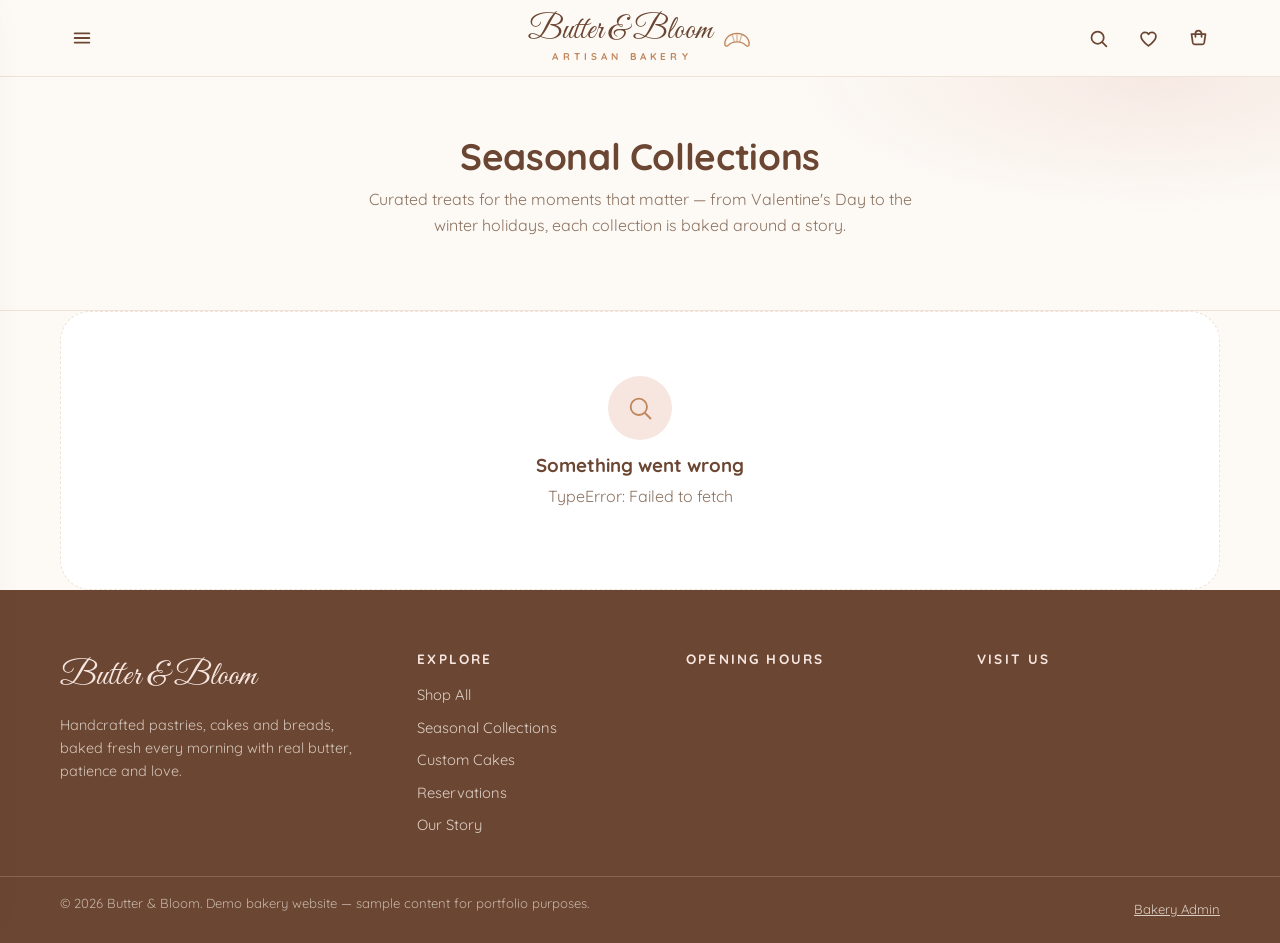
<file: collections.html>
<!DOCTYPE html>
<html lang="en">
<head>
  <meta charset="UTF-8">
  <meta name="viewport" content="width=device-width, initial-scale=1.0">
  <title>Collections — Butter &amp; Bloom Artisan Bakery</title>
  <meta name="description" content="Seasonal collections from Butter & Bloom: curated treats for Valentine's Day, Mother's Day, birthdays, weddings and the holidays.">
  <link rel="icon" type="image/svg+xml" href="./favicon.svg">
  <link rel="preconnect" href="https://fonts.googleapis.com">
  <link rel="preconnect" href="https://fonts.gstatic.com" crossorigin>
  <link href="https://fonts.googleapis.com/css2?family=Great+Vibes&family=Quicksand:wght@400;500;600;700&display=swap" rel="stylesheet">
  <link rel="stylesheet" href="./style.css">
</head>
<body>
  <a class="skip-link" href="#main">Skip to content</a>

  <!-- Seasonal announcement (content managed from the admin panel) -->
  <div id="announcement-bar" class="announcement-bar" hidden></div>

  <!-- ================= HEADER ================= -->
  <header class="site-header">
    <div class="container header-inner">
      <div class="header-side">
        <button id="nav-toggle" class="icon-btn" aria-label="Open menu" aria-expanded="false" aria-controls="mobile-drawer">
          <svg viewBox="0 0 24 24" width="22" height="22" fill="none" stroke="currentColor" stroke-width="2" stroke-linecap="round" aria-hidden="true"><line x1="4" y1="7" x2="20" y2="7"/><line x1="4" y1="12" x2="20" y2="12"/><line x1="4" y1="17" x2="20" y2="17"/></svg>
        </button>
      </div>

      <a class="logo" href="index.html" aria-label="Butter and Bloom — home">
        <span class="logo-text">
          <span class="logo-script">Butter &amp; Bloom</span>
          <span class="logo-sub">Artisan Bakery</span>
        </span>
        <svg class="logo-mark" viewBox="0 0 64 40" width="30" height="19" fill="none" stroke="currentColor" stroke-width="3" stroke-linecap="round" aria-hidden="true"><path d="M6 30 C6 16 18 7 32 7 C46 7 58 16 58 30 C58 34 53.5 35.5 50.5 32.5 C46 27.5 40 25 32 25 C24 25 18 27.5 13.5 32.5 C10.5 35.5 6 34 6 30 Z"/><path d="M22 10.5 L26 24" opacity=".55"/><path d="M32 8 L32 24" opacity=".55"/><path d="M42 10.5 L38 24" opacity=".55"/></svg>
      </a>

      <div class="header-side header-side-right">
        <button id="search-toggle" class="icon-btn" aria-label="Search" aria-expanded="false" aria-controls="search-overlay">
          <svg viewBox="0 0 24 24" width="21" height="21" fill="none" stroke="currentColor" stroke-width="2" stroke-linecap="round" aria-hidden="true"><circle cx="11" cy="11" r="7"/><line x1="21" y1="21" x2="16.5" y2="16.5"/></svg>
        </button>
        <a href="wishlist.html" class="icon-btn" aria-label="Wishlist">
          <svg viewBox="0 0 24 24" width="21" height="21" fill="none" stroke="currentColor" stroke-width="2" stroke-linejoin="round" aria-hidden="true"><path d="M12 20.5 C7 16.5 3.5 13.3 3.5 9.6 C3.5 7 5.6 5 8.1 5 C9.7 5 11.2 5.8 12 7.1 C12.8 5.8 14.3 5 15.9 5 C18.4 5 20.5 7 20.5 9.6 C20.5 13.3 17 16.5 12 20.5 Z"/></svg>
          <span id="wishlist-badge" class="badge-count" hidden>0</span>
        </a>
        <a href="cart.html" class="icon-btn" aria-label="Shopping cart">
          <svg viewBox="0 0 24 24" width="21" height="21" fill="none" stroke="currentColor" stroke-width="2" stroke-linecap="round" stroke-linejoin="round" aria-hidden="true"><path d="M4 7 H20 L18.5 17 A2 2 0 0 1 16.5 18.6 H7.5 A2 2 0 0 1 5.5 17 Z"/><path d="M8.5 10 V6.5 A3.5 3.5 0 0 1 15.5 6.5 V10"/></svg>
          <span id="cart-badge" class="badge-count" hidden>0</span>
        </a>
      </div>
    </div>
  </header>

  <!-- Slide-in navigation drawer -->
  <div id="mobile-drawer" class="mobile-drawer" aria-hidden="true">
    <div class="drawer-head">
      <span class="logo-script">Butter &amp; Bloom</span>
      <button id="drawer-close" class="icon-btn" aria-label="Close menu">
        <svg viewBox="0 0 24 24" width="20" height="20" fill="none" stroke="currentColor" stroke-width="2" stroke-linecap="round" aria-hidden="true"><line x1="6" y1="6" x2="18" y2="18"/><line x1="18" y1="6" x2="6" y2="18"/></svg>
      </button>
    </div>
    <nav class="drawer-nav" aria-label="Main navigation">
      <a href="index.html">Home</a>
      <a href="shop.html">Shop All</a>
      <a href="collections.html">Collections</a>
      <a href="custom-cake.html">Custom Cakes</a>
      <a href="reservations.html">Reservations</a>
      <a href="about.html">About Us</a>
      <a href="contact.html">Contact</a>
    </nav>
    <div class="drawer-foot">
      <p class="drawer-hours" id="drawer-hours"></p>
      <div class="social-links" id="drawer-socials"></div>
    </div>
  </div>
  <div id="drawer-backdrop" class="drawer-backdrop" hidden></div>

  <!-- Search overlay -->
  <div id="search-overlay" class="search-overlay" aria-hidden="true">
    <div class="container search-panel">
      <form id="search-form" action="shop.html" method="get" role="search">
        <input type="search" id="search-input" name="search" placeholder="Search croissants, cakes, macarons..." aria-label="Search products" autocomplete="off">
        <button type="submit" class="btn btn-primary">Search</button>
        <button type="button" id="search-close" class="icon-btn" aria-label="Close search">
          <svg viewBox="0 0 24 24" width="20" height="20" fill="none" stroke="currentColor" stroke-width="2" stroke-linecap="round" aria-hidden="true"><line x1="6" y1="6" x2="18" y2="18"/><line x1="18" y1="6" x2="6" y2="18"/></svg>
        </button>
      </form>
      <p class="search-hint">Try "croissant", "macarons" or "celebration cake"</p>
    </div>
  </div>

  <main id="main">

    <!-- ================= PAGE HEAD ================= -->
    <div class="page-head">
      <div class="container">
        <h1 class="section-title">Seasonal Collections</h1>
        <p>Curated treats for the moments that matter — from Valentine's Day to the winter holidays, each collection is baked around a story.</p>
      </div>
    </div>

    <!--
      One <section id="SLUG"> per collection is rendered here by collections.js.
      The needs-data class lets main.js show the setup notice automatically
      while Supabase is not connected yet.
    -->
    <div id="collections-sections" class="needs-data" aria-busy="true">
      <div class="container">
        <div class="skeleton" style="aspect-ratio:4/1.6;border-radius:24px;"></div>
        <div class="product-grid" style="margin-top:22px;">
          <div class="skeleton-card"><div class="skeleton skeleton-img"></div><div class="skeleton skeleton-line"></div><div class="skeleton skeleton-line short"></div></div>
          <div class="skeleton-card"><div class="skeleton skeleton-img"></div><div class="skeleton skeleton-line"></div><div class="skeleton skeleton-line short"></div></div>
          <div class="skeleton-card"><div class="skeleton skeleton-img"></div><div class="skeleton skeleton-line"></div><div class="skeleton skeleton-line short"></div></div>
          <div class="skeleton-card"><div class="skeleton skeleton-img"></div><div class="skeleton skeleton-line"></div><div class="skeleton skeleton-line short"></div></div>
        </div>
      </div>
    </div>
  </main>

  <!-- ================= FOOTER ================= -->
  <footer class="site-footer">
    <div class="container footer-grid">
      <div class="footer-brand">
        <span class="logo-script">Butter &amp; Bloom</span>
        <p>Handcrafted pastries, cakes and breads, baked fresh every morning with real butter, patience and love.</p>
        <div class="social-links" id="footer-socials"></div>
      </div>
      <div class="footer-col">
        <h3>Explore</h3>
        <a href="shop.html">Shop All</a>
        <a href="collections.html">Seasonal Collections</a>
        <a href="custom-cake.html">Custom Cakes</a>
        <a href="reservations.html">Reservations</a>
        <a href="about.html">Our Story</a>
      </div>
      <div class="footer-col">
        <h3>Opening Hours</h3>
        <div id="footer-hours" class="footer-hours"></div>
      </div>
      <div class="footer-col">
        <h3>Visit Us</h3>
        <div id="footer-contact"></div>
      </div>
    </div>
    <div class="footer-bottom">
      <div class="container footer-bottom-inner">
        <p>&copy; <span id="footer-year">2025</span> Butter &amp; Bloom. Demo bakery website — sample content for portfolio purposes.</p>
        <a href="admin.html">Bakery Admin</a>
      </div>
    </div>
  </footer>

  <div id="toast-container" class="toast-container" aria-live="polite"></div>

  <script src="./supabase-js.js"></script>
  <script src="./supabase.js"></script>
  <script src="./main.js"></script>
  <script src="./collections.js"></script>
</body>
</html>
</file>
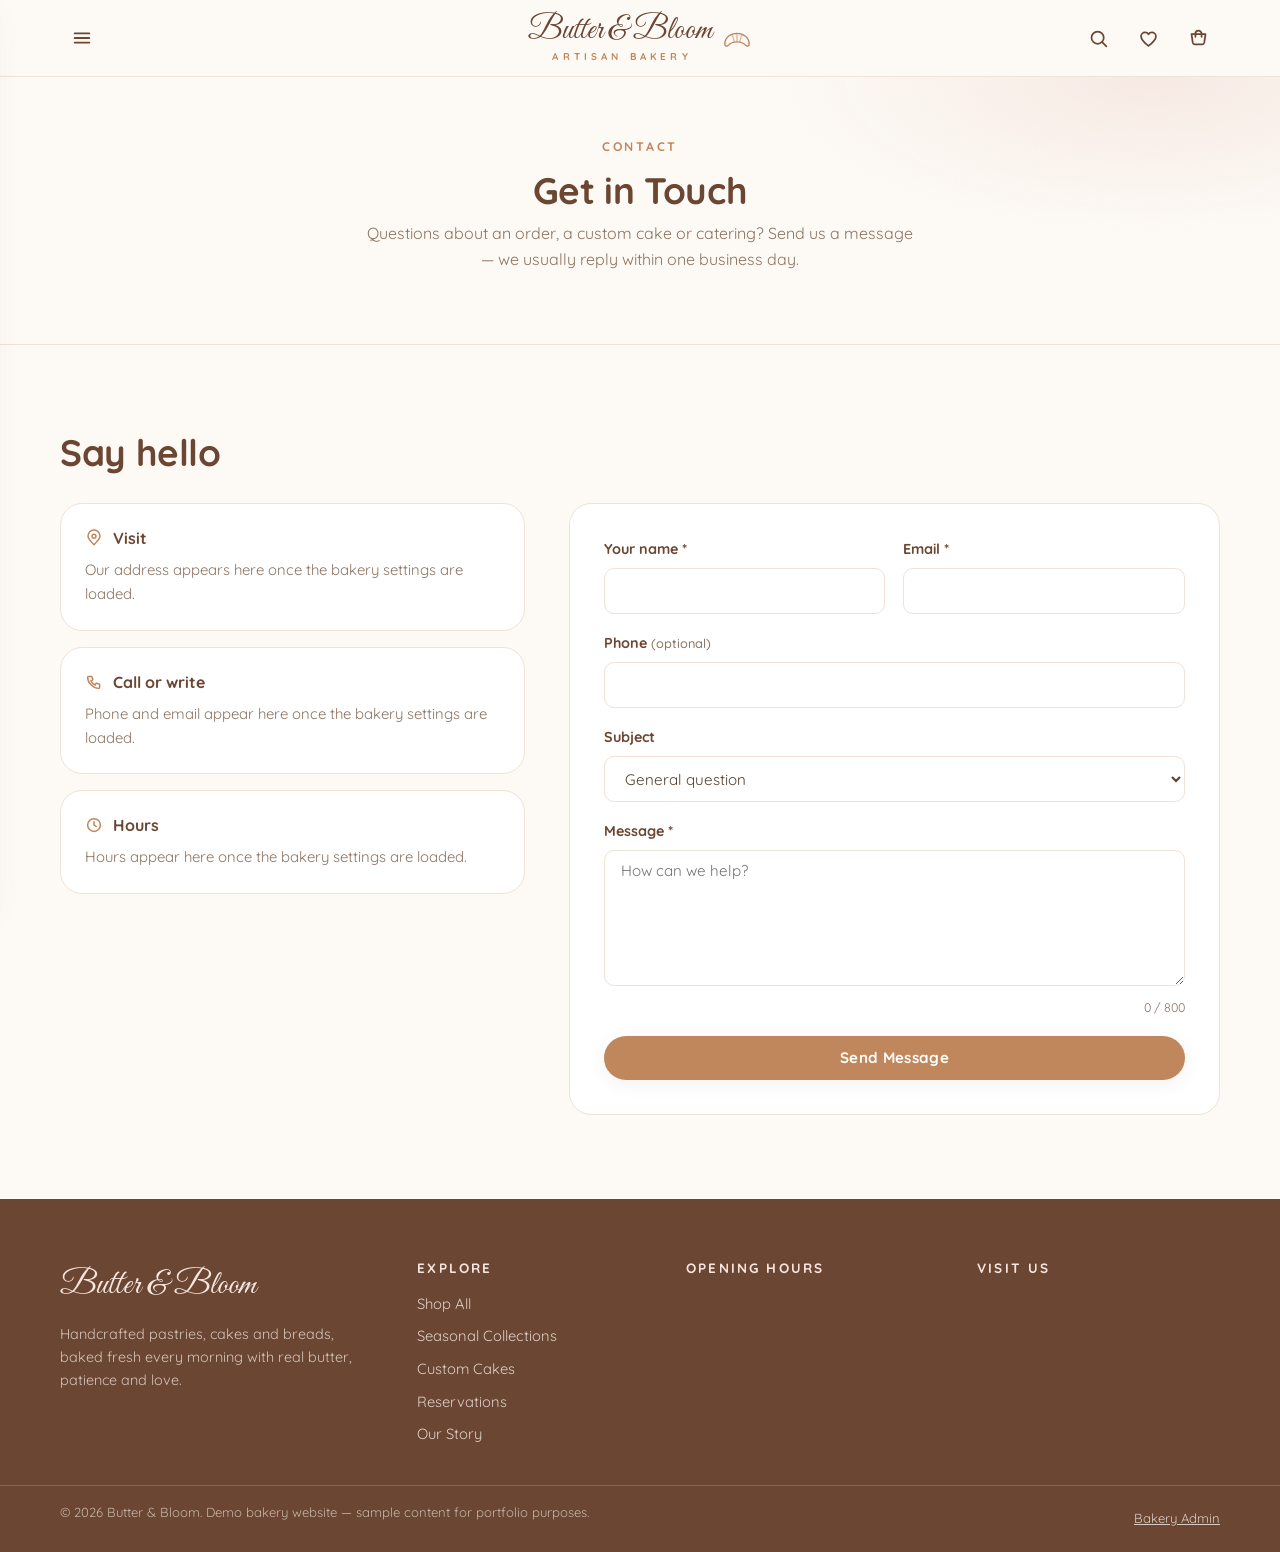
<file: contact.html>
<!DOCTYPE html>
<html lang="en">
<head>
  <meta charset="UTF-8">
  <meta name="viewport" content="width=device-width, initial-scale=1.0">
  <title>Contact — Butter &amp; Bloom Artisan Bakery</title>
  <meta name="description" content="Questions about an order, a custom cake or catering? Write to Butter & Bloom — we usually reply within one business day.">
  <link rel="icon" type="image/svg+xml" href="./favicon.svg">
  <meta property="og:title" content="Contact — Butter & Bloom Artisan Bakery">
  <meta property="og:description" content="Visit, call or write — we usually reply within one business day.">
  <meta property="og:type" content="website">
  <meta property="og:image" content="./gallery-coffee-pastry.jpg">
  <link rel="preconnect" href="https://fonts.googleapis.com">
  <link rel="preconnect" href="https://fonts.gstatic.com" crossorigin>
  <link href="https://fonts.googleapis.com/css2?family=Great+Vibes&family=Quicksand:wght@400;500;600;700&display=swap" rel="stylesheet">
  <link rel="stylesheet" href="./style.css">
</head>
<body>
  <a class="skip-link" href="#main">Skip to content</a>

  <!-- Seasonal announcement (content managed from the admin panel) -->
  <div id="announcement-bar" class="announcement-bar" hidden></div>

  <!-- ================= HEADER ================= -->
  <header class="site-header">
    <div class="container header-inner">
      <div class="header-side">
        <button id="nav-toggle" class="icon-btn" aria-label="Open menu" aria-expanded="false" aria-controls="mobile-drawer">
          <svg viewBox="0 0 24 24" width="22" height="22" fill="none" stroke="currentColor" stroke-width="2" stroke-linecap="round" aria-hidden="true"><line x1="4" y1="7" x2="20" y2="7"/><line x1="4" y1="12" x2="20" y2="12"/><line x1="4" y1="17" x2="20" y2="17"/></svg>
        </button>
      </div>

      <a class="logo" href="index.html" aria-label="Butter and Bloom — home">
        <span class="logo-text">
          <span class="logo-script">Butter &amp; Bloom</span>
          <span class="logo-sub">Artisan Bakery</span>
        </span>
        <svg class="logo-mark" viewBox="0 0 64 40" width="30" height="19" fill="none" stroke="currentColor" stroke-width="3" stroke-linecap="round" aria-hidden="true"><path d="M6 30 C6 16 18 7 32 7 C46 7 58 16 58 30 C58 34 53.5 35.5 50.5 32.5 C46 27.5 40 25 32 25 C24 25 18 27.5 13.5 32.5 C10.5 35.5 6 34 6 30 Z"/><path d="M22 10.5 L26 24" opacity=".55"/><path d="M32 8 L32 24" opacity=".55"/><path d="M42 10.5 L38 24" opacity=".55"/></svg>
      </a>

      <div class="header-side header-side-right">
        <button id="search-toggle" class="icon-btn" aria-label="Search" aria-expanded="false" aria-controls="search-overlay">
          <svg viewBox="0 0 24 24" width="21" height="21" fill="none" stroke="currentColor" stroke-width="2" stroke-linecap="round" aria-hidden="true"><circle cx="11" cy="11" r="7"/><line x1="21" y1="21" x2="16.5" y2="16.5"/></svg>
        </button>
        <a href="wishlist.html" class="icon-btn" aria-label="Wishlist">
          <svg viewBox="0 0 24 24" width="21" height="21" fill="none" stroke="currentColor" stroke-width="2" stroke-linejoin="round" aria-hidden="true"><path d="M12 20.5 C7 16.5 3.5 13.3 3.5 9.6 C3.5 7 5.6 5 8.1 5 C9.7 5 11.2 5.8 12 7.1 C12.8 5.8 14.3 5 15.9 5 C18.4 5 20.5 7 20.5 9.6 C20.5 13.3 17 16.5 12 20.5 Z"/></svg>
          <span id="wishlist-badge" class="badge-count" hidden>0</span>
        </a>
        <a href="cart.html" class="icon-btn" aria-label="Shopping cart">
          <svg viewBox="0 0 24 24" width="21" height="21" fill="none" stroke="currentColor" stroke-width="2" stroke-linecap="round" stroke-linejoin="round" aria-hidden="true"><path d="M4 7 H20 L18.5 17 A2 2 0 0 1 16.5 18.6 H7.5 A2 2 0 0 1 5.5 17 Z"/><path d="M8.5 10 V6.5 A3.5 3.5 0 0 1 15.5 6.5 V10"/></svg>
          <span id="cart-badge" class="badge-count" hidden>0</span>
        </a>
      </div>
    </div>
  </header>

  <!-- Slide-in navigation drawer -->
  <div id="mobile-drawer" class="mobile-drawer" aria-hidden="true">
    <div class="drawer-head">
      <span class="logo-script">Butter &amp; Bloom</span>
      <button id="drawer-close" class="icon-btn" aria-label="Close menu">
        <svg viewBox="0 0 24 24" width="20" height="20" fill="none" stroke="currentColor" stroke-width="2" stroke-linecap="round" aria-hidden="true"><line x1="6" y1="6" x2="18" y2="18"/><line x1="18" y1="6" x2="6" y2="18"/></svg>
      </button>
    </div>
    <nav class="drawer-nav" aria-label="Main navigation">
      <a href="index.html">Home</a>
      <a href="shop.html">Shop All</a>
      <a href="collections.html">Collections</a>
      <a href="custom-cake.html">Custom Cakes</a>
      <a href="reservations.html">Reservations</a>
      <a href="about.html">About Us</a>
      <a href="contact.html">Contact</a>
    </nav>
    <div class="drawer-foot">
      <p class="drawer-hours" id="drawer-hours"></p>
      <div class="social-links" id="drawer-socials"></div>
    </div>
  </div>
  <div id="drawer-backdrop" class="drawer-backdrop" hidden></div>

  <!-- Search overlay -->
  <div id="search-overlay" class="search-overlay" aria-hidden="true">
    <div class="container search-panel">
      <form id="search-form" action="shop.html" method="get" role="search">
        <input type="search" id="search-input" name="search" placeholder="Search croissants, cakes, macarons..." aria-label="Search products" autocomplete="off">
        <button type="submit" class="btn btn-primary">Search</button>
        <button type="button" id="search-close" class="icon-btn" aria-label="Close search">
          <svg viewBox="0 0 24 24" width="20" height="20" fill="none" stroke="currentColor" stroke-width="2" stroke-linecap="round" aria-hidden="true"><line x1="6" y1="6" x2="18" y2="18"/><line x1="18" y1="6" x2="6" y2="18"/></svg>
        </button>
      </form>
      <p class="search-hint">Try "croissant", "macarons" or "celebration cake"</p>
    </div>
  </div>

  <main id="main">

    <!-- ================= PAGE HEAD ================= -->
    <section class="page-head">
      <div class="container">
        <span class="eyebrow">Contact</span>
        <h1 class="section-title">Get in Touch</h1>
        <p>Questions about an order, a custom cake or catering? Send us a message — we usually reply within one business day.</p>
      </div>
    </section>

    <!-- ================= CONTACT LAYOUT ================= -->
    <section class="section" id="contact-section" aria-labelledby="contact-title">
      <div class="container">
        <h2 class="section-title" id="contact-title" style="margin-bottom: 28px;">Say hello</h2>

        <div class="simple-layout">
          <!-- LEFT: info cards (address + directions, channels, hours) -->
          <div>
            <div class="info-card">
              <h3>
                <svg viewBox="0 0 24 24" width="18" height="18" fill="none" stroke="currentColor" stroke-width="2" stroke-linecap="round" stroke-linejoin="round" aria-hidden="true"><path d="M12 21 C7 16 4 12.5 4 9.3 A8 8 0 0 1 20 9.3 C20 12.5 17 16 12 21 Z"/><circle cx="12" cy="9.5" r="2.6"/></svg>
                Visit
              </h3>
              <div id="contact-address">
                <p class="text-muted">Our address appears here once the bakery settings are loaded.</p>
              </div>
            </div>

            <div class="info-card">
              <h3>
                <svg viewBox="0 0 24 24" width="18" height="18" fill="none" stroke="currentColor" stroke-width="2" stroke-linecap="round" aria-hidden="true"><path d="M5 4.5 H9 L10.5 9 L8 10.5 C9 12.8 11.2 15 13.5 16 L15 13.5 L19.5 15 V19 C19.5 19.8 18.8 20.5 18 20.5 C10.5 20 3.5 13 3.5 5.5 C3.5 4.9 4.2 4.5 5 4.5 Z"/></svg>
                Call or write
              </h3>
              <div id="contact-channels">
                <p class="text-muted">Phone and email appear here once the bakery settings are loaded.</p>
              </div>
            </div>

            <div class="info-card">
              <h3>
                <svg viewBox="0 0 24 24" width="18" height="18" fill="none" stroke="currentColor" stroke-width="2" stroke-linecap="round" aria-hidden="true"><circle cx="12" cy="12" r="8.5"/><path d="M12 7.5 V12 L15 14"/></svg>
                Hours
              </h3>
              <div class="hours-list" id="contact-hours">
                <p class="text-muted">Hours appear here once the bakery settings are loaded.</p>
              </div>
            </div>
          </div>

          <!-- RIGHT: the message form (or the setup notice) -->
          <div>
            <!-- Filled with BB.setupNoticeHtml() by main.js when Supabase is not configured -->
            <div id="contact-setup-slot" class="needs-data" hidden></div>

            <div class="form-panel" id="contact-form-panel">
              <form id="contact-form" novalidate>
                <div class="form-grid">
                  <div class="form-field">
                    <label for="contact-name">Your name <span aria-hidden="true">*</span></label>
                    <input type="text" id="contact-name" name="name" required aria-required="true" autocomplete="name">
                    <p class="field-error" id="contact-name-error" role="alert" hidden>Please tell us your name.</p>
                  </div>

                  <div class="form-field">
                    <label for="contact-email">Email <span aria-hidden="true">*</span></label>
                    <input type="email" id="contact-email" name="email" required aria-required="true" autocomplete="email">
                    <p class="field-error" id="contact-email-error" role="alert" hidden>Please enter a valid email address so we can reply.</p>
                  </div>
                </div>

                <div class="form-field">
                  <label for="contact-phone">Phone <span class="optional">(optional)</span></label>
                  <input type="tel" id="contact-phone" name="phone" autocomplete="tel">
                </div>

                <div class="form-field">
                  <label for="contact-subject">Subject</label>
                  <select id="contact-subject" name="subject">
                    <option value="General question" selected>General question</option>
                    <option value="Custom cake enquiry">Custom cake enquiry</option>
                    <option value="Catering &amp; events">Catering &amp; events</option>
                    <option value="Feedback">Feedback</option>
                  </select>
                </div>

                <div class="form-field">
                  <label for="contact-message">Message <span aria-hidden="true">*</span></label>
                  <textarea id="contact-message" name="message" maxlength="800" rows="6" required aria-required="true" aria-describedby="contact-message-counter" placeholder="How can we help?"></textarea>
                  <p class="char-counter" id="contact-message-counter" aria-live="polite">0 / 800</p>
                  <p class="field-error" id="contact-message-error" role="alert" hidden>Please write a short message first.</p>
                </div>

                <button type="submit" id="contact-submit" class="btn btn-primary btn-block">Send Message</button>

                <!-- Inline error shown here when submission fails -->
                <div id="contact-submit-error" hidden style="margin-top: 14px;"></div>
              </form>
            </div>
          </div>
        </div>
      </div>
    </section>
  </main>

  <!-- ================= FOOTER ================= -->
  <footer class="site-footer">
    <div class="container footer-grid">
      <div class="footer-brand">
        <span class="logo-script">Butter &amp; Bloom</span>
        <p>Handcrafted pastries, cakes and breads, baked fresh every morning with real butter, patience and love.</p>
        <div class="social-links" id="footer-socials"></div>
      </div>
      <div class="footer-col">
        <h3>Explore</h3>
        <a href="shop.html">Shop All</a>
        <a href="collections.html">Seasonal Collections</a>
        <a href="custom-cake.html">Custom Cakes</a>
        <a href="reservations.html">Reservations</a>
        <a href="about.html">Our Story</a>
      </div>
      <div class="footer-col">
        <h3>Opening Hours</h3>
        <div id="footer-hours" class="footer-hours"></div>
      </div>
      <div class="footer-col">
        <h3>Visit Us</h3>
        <div id="footer-contact"></div>
      </div>
    </div>
    <div class="footer-bottom">
      <div class="container footer-bottom-inner">
        <p>&copy; <span id="footer-year">2025</span> Butter &amp; Bloom. Demo bakery website — sample content for portfolio purposes.</p>
        <a href="admin.html">Bakery Admin</a>
      </div>
    </div>
  </footer>

  <div id="toast-container" class="toast-container" aria-live="polite"></div>

  <script src="./supabase-js.js"></script>
  <script src="./supabase.js"></script>
  <script src="./main.js"></script>
  <script src="./contact.js"></script>
</body>
</html>
</file>
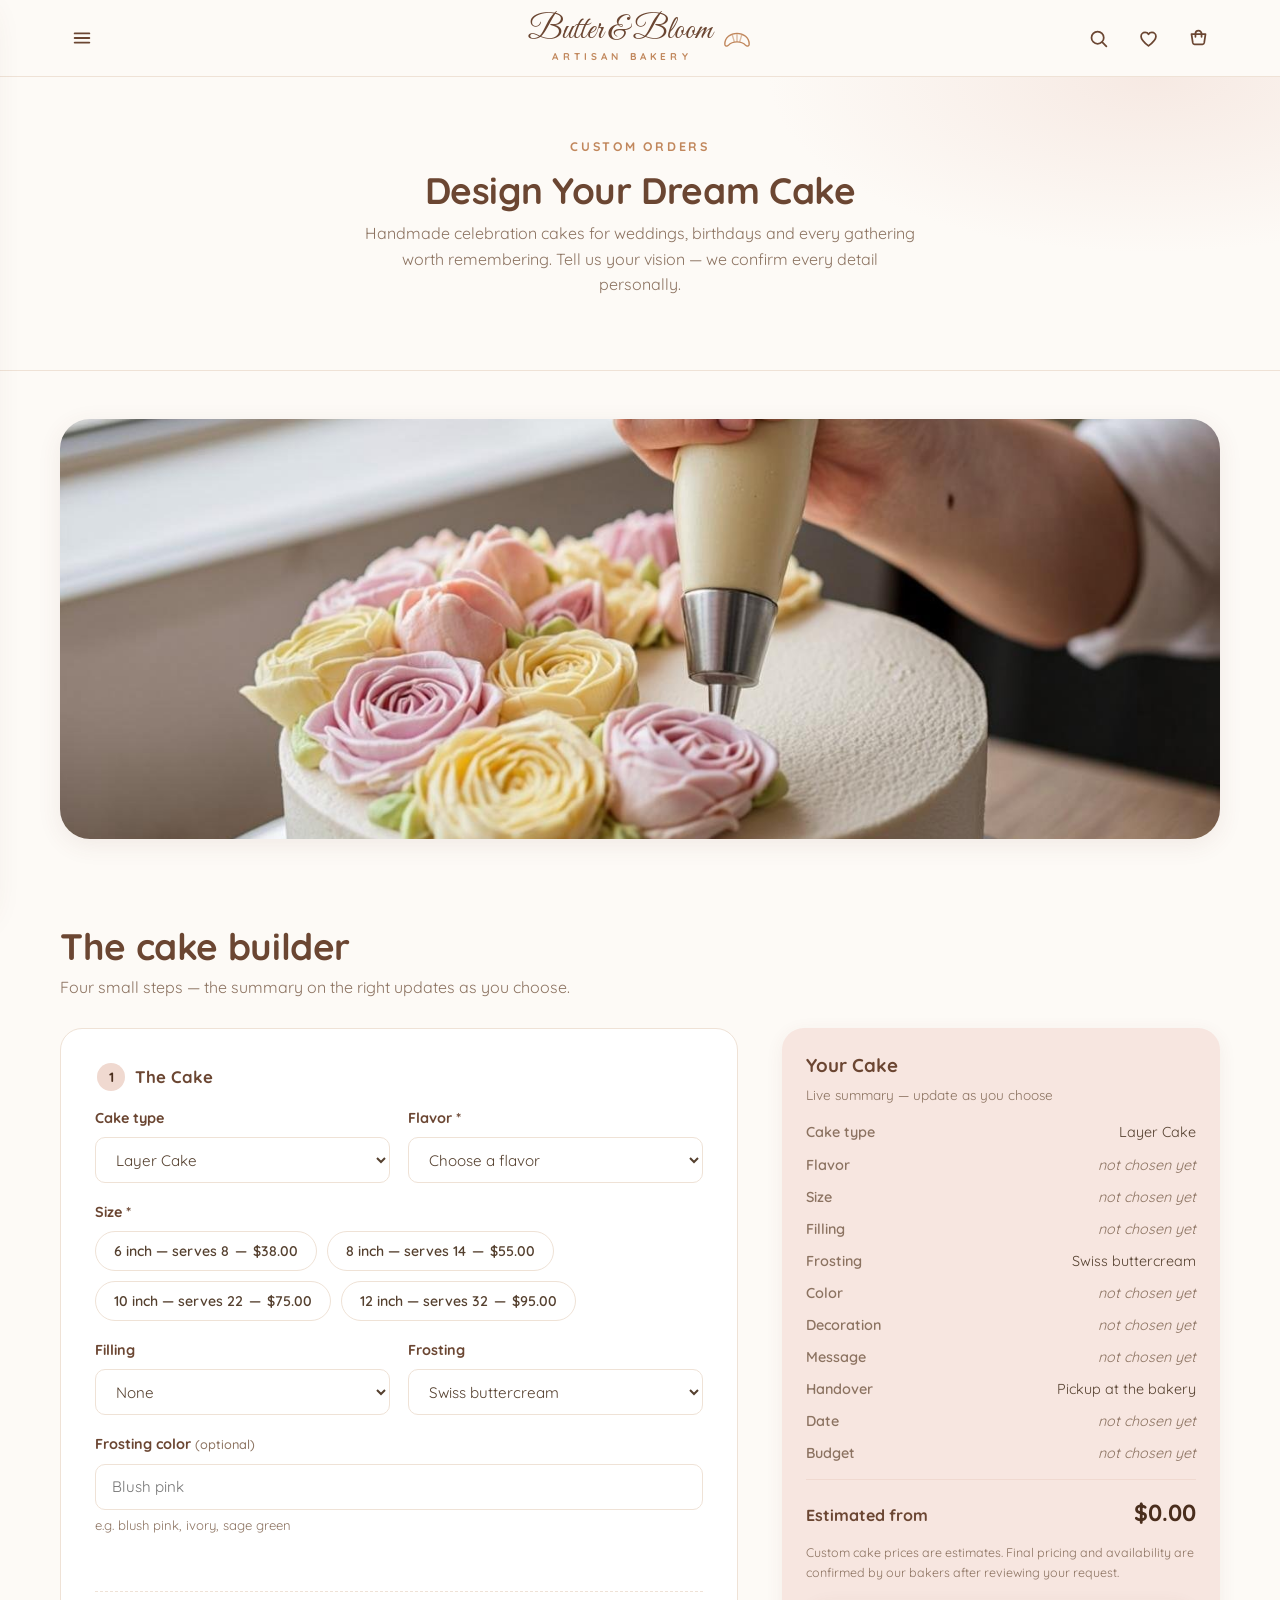
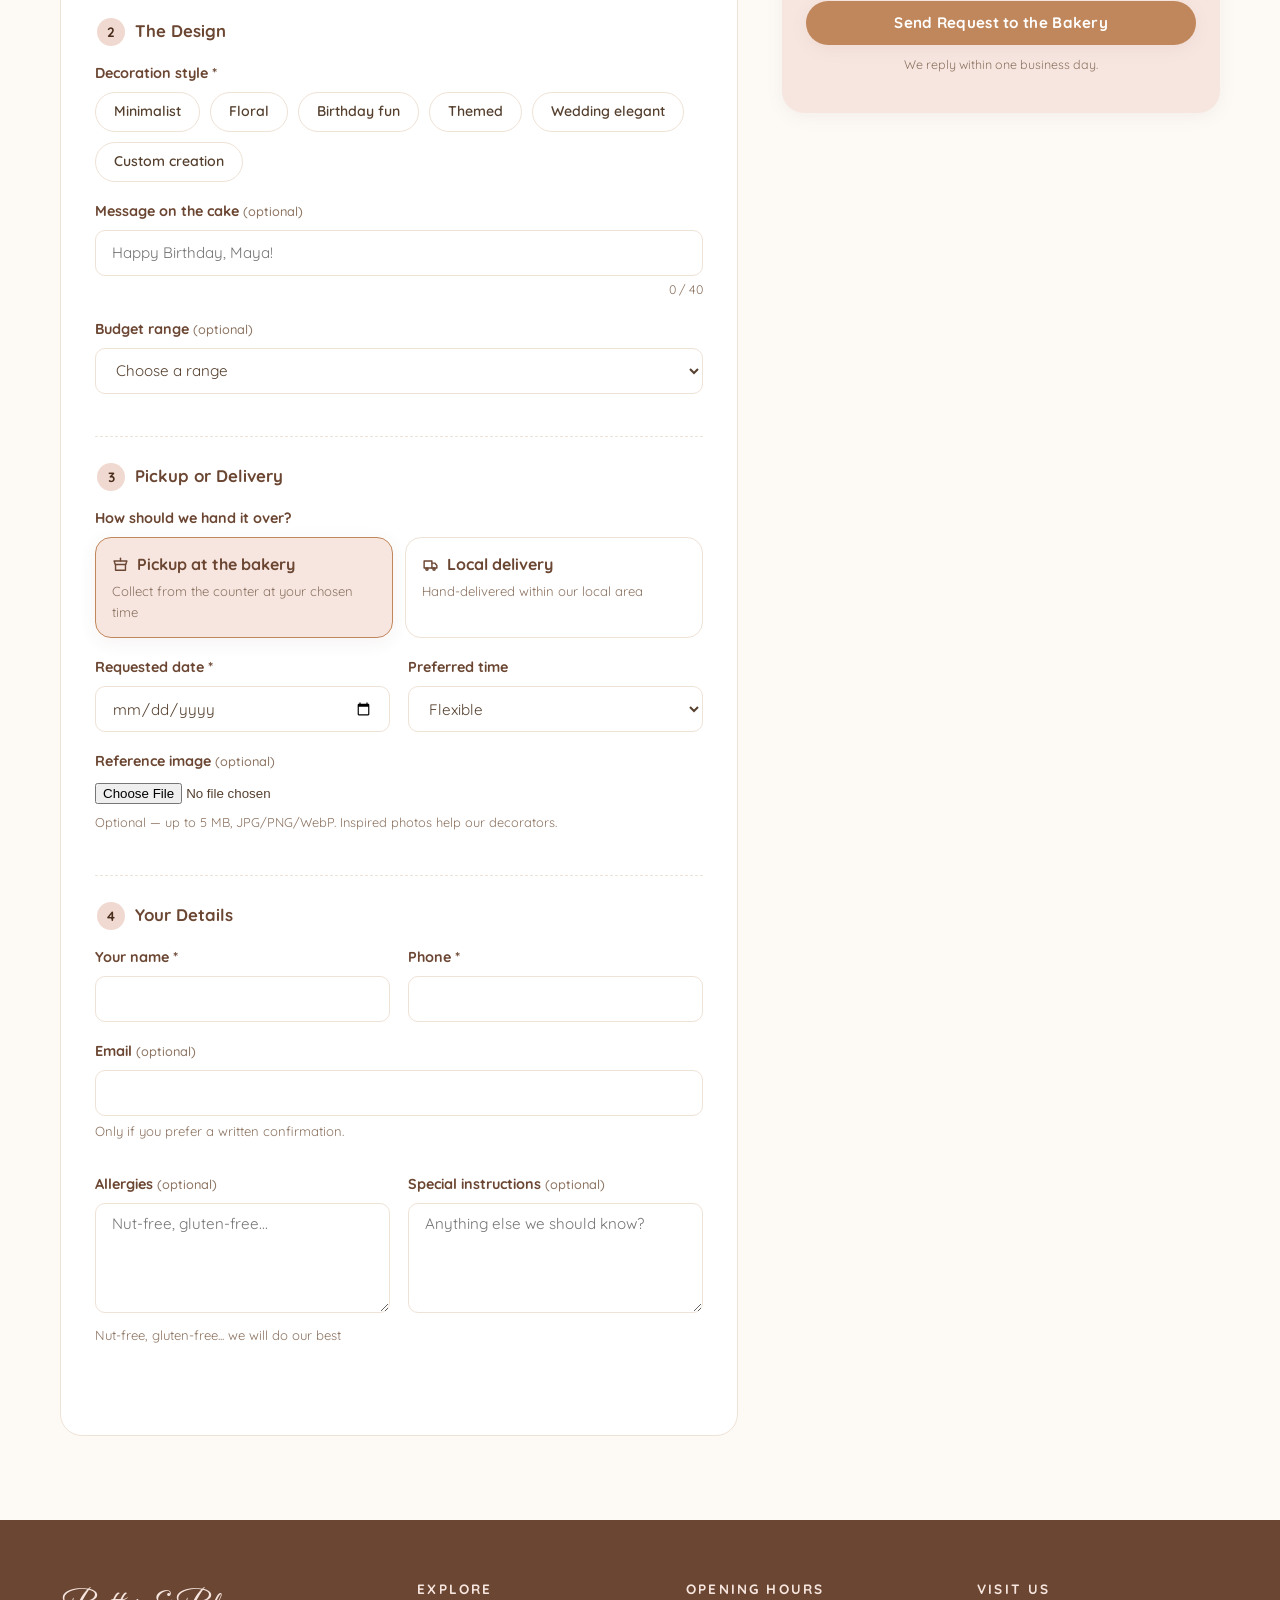
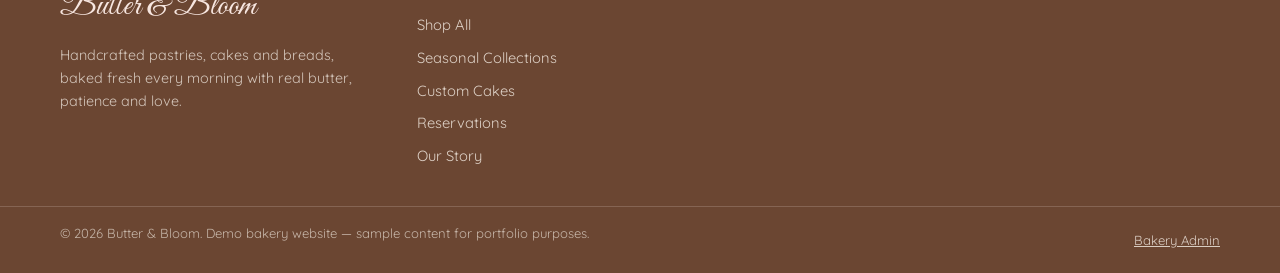
<file: custom-cake.html>
<!DOCTYPE html>
<html lang="en">
<head>
  <meta charset="UTF-8">
  <meta name="viewport" content="width=device-width, initial-scale=1.0">
  <title>Custom Cakes — Butter &amp; Bloom Artisan Bakery</title>
  <meta name="description" content="Design your dream cake with the Butter & Bloom cake builder. Choose flavor, size, filling, frosting and decoration style — our bakers confirm every detail personally.">
  <link rel="icon" type="image/svg+xml" href="./favicon.svg">
  <meta property="og:title" content="Custom Cakes — Butter & Bloom Artisan Bakery">
  <meta property="og:description" content="Handmade celebration cakes designed around your story. Build yours online — we confirm every detail by phone.">
  <meta property="og:type" content="website">
  <meta property="og:image" content="./custom-cake-hero.jpg">
  <link rel="preconnect" href="https://fonts.googleapis.com">
  <link rel="preconnect" href="https://fonts.gstatic.com" crossorigin>
  <link href="https://fonts.googleapis.com/css2?family=Great+Vibes&family=Quicksand:wght@400;500;600;700&display=swap" rel="stylesheet">
  <link rel="stylesheet" href="./style.css">
</head>
<body>
  <a class="skip-link" href="#main">Skip to content</a>

  <!-- Seasonal announcement (content managed from the admin panel) -->
  <div id="announcement-bar" class="announcement-bar" hidden></div>

  <!-- ================= HEADER ================= -->
  <header class="site-header">
    <div class="container header-inner">
      <div class="header-side">
        <button id="nav-toggle" class="icon-btn" aria-label="Open menu" aria-expanded="false" aria-controls="mobile-drawer">
          <svg viewBox="0 0 24 24" width="22" height="22" fill="none" stroke="currentColor" stroke-width="2" stroke-linecap="round" aria-hidden="true"><line x1="4" y1="7" x2="20" y2="7"/><line x1="4" y1="12" x2="20" y2="12"/><line x1="4" y1="17" x2="20" y2="17"/></svg>
        </button>
      </div>

      <a class="logo" href="index.html" aria-label="Butter and Bloom — home">
        <span class="logo-text">
          <span class="logo-script">Butter &amp; Bloom</span>
          <span class="logo-sub">Artisan Bakery</span>
        </span>
        <svg class="logo-mark" viewBox="0 0 64 40" width="30" height="19" fill="none" stroke="currentColor" stroke-width="3" stroke-linecap="round" aria-hidden="true"><path d="M6 30 C6 16 18 7 32 7 C46 7 58 16 58 30 C58 34 53.5 35.5 50.5 32.5 C46 27.5 40 25 32 25 C24 25 18 27.5 13.5 32.5 C10.5 35.5 6 34 6 30 Z"/><path d="M22 10.5 L26 24" opacity=".55"/><path d="M32 8 L32 24" opacity=".55"/><path d="M42 10.5 L38 24" opacity=".55"/></svg>
      </a>

      <div class="header-side header-side-right">
        <button id="search-toggle" class="icon-btn" aria-label="Search" aria-expanded="false" aria-controls="search-overlay">
          <svg viewBox="0 0 24 24" width="21" height="21" fill="none" stroke="currentColor" stroke-width="2" stroke-linecap="round" aria-hidden="true"><circle cx="11" cy="11" r="7"/><line x1="21" y1="21" x2="16.5" y2="16.5"/></svg>
        </button>
        <a href="wishlist.html" class="icon-btn" aria-label="Wishlist">
          <svg viewBox="0 0 24 24" width="21" height="21" fill="none" stroke="currentColor" stroke-width="2" stroke-linejoin="round" aria-hidden="true"><path d="M12 20.5 C7 16.5 3.5 13.3 3.5 9.6 C3.5 7 5.6 5 8.1 5 C9.7 5 11.2 5.8 12 7.1 C12.8 5.8 14.3 5 15.9 5 C18.4 5 20.5 7 20.5 9.6 C20.5 13.3 17 16.5 12 20.5 Z"/></svg>
          <span id="wishlist-badge" class="badge-count" hidden>0</span>
        </a>
        <a href="cart.html" class="icon-btn" aria-label="Shopping cart">
          <svg viewBox="0 0 24 24" width="21" height="21" fill="none" stroke="currentColor" stroke-width="2" stroke-linecap="round" stroke-linejoin="round" aria-hidden="true"><path d="M4 7 H20 L18.5 17 A2 2 0 0 1 16.5 18.6 H7.5 A2 2 0 0 1 5.5 17 Z"/><path d="M8.5 10 V6.5 A3.5 3.5 0 0 1 15.5 6.5 V10"/></svg>
          <span id="cart-badge" class="badge-count" hidden>0</span>
        </a>
      </div>
    </div>
  </header>

  <!-- Slide-in navigation drawer -->
  <div id="mobile-drawer" class="mobile-drawer" aria-hidden="true">
    <div class="drawer-head">
      <span class="logo-script">Butter &amp; Bloom</span>
      <button id="drawer-close" class="icon-btn" aria-label="Close menu">
        <svg viewBox="0 0 24 24" width="20" height="20" fill="none" stroke="currentColor" stroke-width="2" stroke-linecap="round" aria-hidden="true"><line x1="6" y1="6" x2="18" y2="18"/><line x1="18" y1="6" x2="6" y2="18"/></svg>
      </button>
    </div>
    <nav class="drawer-nav" aria-label="Main navigation">
      <a href="index.html">Home</a>
      <a href="shop.html">Shop All</a>
      <a href="collections.html">Collections</a>
      <a href="custom-cake.html">Custom Cakes</a>
      <a href="reservations.html">Reservations</a>
      <a href="about.html">About Us</a>
      <a href="contact.html">Contact</a>
    </nav>
    <div class="drawer-foot">
      <p class="drawer-hours" id="drawer-hours"></p>
      <div class="social-links" id="drawer-socials"></div>
    </div>
  </div>
  <div id="drawer-backdrop" class="drawer-backdrop" hidden></div>

  <!-- Search overlay -->
  <div id="search-overlay" class="search-overlay" aria-hidden="true">
    <div class="container search-panel">
      <form id="search-form" action="shop.html" method="get" role="search">
        <input type="search" id="search-input" name="search" placeholder="Search croissants, cakes, macarons..." aria-label="Search products" autocomplete="off">
        <button type="submit" class="btn btn-primary">Search</button>
        <button type="button" id="search-close" class="icon-btn" aria-label="Close search">
          <svg viewBox="0 0 24 24" width="20" height="20" fill="none" stroke="currentColor" stroke-width="2" stroke-linecap="round" aria-hidden="true"><line x1="6" y1="6" x2="18" y2="18"/><line x1="18" y1="6" x2="6" y2="18"/></svg>
        </button>
      </form>
      <p class="search-hint">Try "croissant", "macarons" or "celebration cake"</p>
    </div>
  </div>

  <main id="main">

    <!-- ================= PAGE HEAD ================= -->
    <section class="page-head">
      <div class="container">
        <span class="eyebrow">Custom Orders</span>
        <h1 class="section-title">Design Your Dream Cake</h1>
        <p>Handmade celebration cakes for weddings, birthdays and every gathering worth remembering. Tell us your vision — we confirm every detail personally.</p>
      </div>
    </section>

    <!-- ================= HERO STRIP =================
         Full-width rounded strip under the page head. The .promo-media img
         styling from style.css (100% width, object-fit cover) is reused with
         an inline rounded container so the builder page opens with warmth. -->
    <section class="section-tight" aria-label="Custom cake gallery" style="padding-bottom: 0;">
      <div class="container">
        <div class="promo-media" style="border-radius: var(--radius-xl); overflow: hidden; box-shadow: var(--shadow-card); max-height: 420px;">
          <img src="./custom-cake-hero.jpg" alt="Baker piping pastel buttercream flowers onto an elegant white celebration cake" loading="lazy" style="max-height: 420px;">
        </div>
      </div>
    </section>

    <!-- ================= CAKE BUILDER =================
       Two-column layout: the 4-step form on the left, a sticky live
       summary + estimate on the right. When Supabase is not configured
       the #cake-setup-slot (a .needs-data element) is filled by main.js
       with the setup notice and the builder is hidden by custom-cake.js. -->
    <section class="section" id="cake-builder-section" aria-labelledby="builder-title">
      <div class="container">
        <h2 class="section-title" id="builder-title" style="margin-bottom: 6px;">The cake builder</h2>
        <p class="section-sub" style="margin-bottom: 28px;">Four small steps — the summary on the right updates as you choose.</p>

        <!-- Filled with BB.setupNoticeHtml() by main.js when Supabase is not configured -->
        <div id="cake-setup-slot" class="needs-data" hidden></div>

        <div class="cake-layout" id="cake-layout">
          <!-- ============ LEFT: THE FORM ============ -->
          <form id="cake-form" class="cake-form-panel" novalidate>
            <!-- STEP 1 — The Cake -->
            <fieldset class="cake-step">
              <legend><span class="step-number" aria-hidden="true">1</span> The Cake</legend>

              <div class="form-grid">
                <div class="form-field">
                  <label for="cake-type">Cake type</label>
                  <select id="cake-type" name="cake_type" autocomplete="off">
                    <option value="Layer Cake" selected>Layer Cake</option>
                    <option value="Sheet Cake">Sheet Cake</option>
                    <option value="Cupcake Tower">Cupcake Tower</option>
                    <option value="Tiered Cake">Tiered Cake</option>
                    <option value="Other">Other</option>
                  </select>
                </div>

                <div class="form-field">
                  <label for="cake-flavor">Flavor <span aria-hidden="true">*</span></label>
                  <select id="cake-flavor" name="flavor" required aria-required="true">
                    <option value="" selected>Choose a flavor</option>
                    <option value="Vanilla Bean">Vanilla Bean</option>
                    <option value="Belgian Chocolate">Belgian Chocolate</option>
                    <option value="Red Velvet">Red Velvet</option>
                    <option value="Lemon &amp; Blueberry">Lemon &amp; Blueberry</option>
                    <option value="Carrot &amp; Spice">Carrot &amp; Spice</option>
                    <option value="Something else — tell us!">Something else — tell us!</option>
                  </select>
                  <p class="field-error" id="cake-flavor-error" role="alert" hidden>Please choose a flavor.</p>
                </div>
              </div>

              <!-- Size chips are rendered by custom-cake.js from
                   settings.custom_cake_sizes (with baked-in fallbacks). -->
              <div class="form-field">
                <span class="form-field-label" id="cake-size-label" style="display:block; font-weight:700; font-size:0.9rem; color:var(--cocoa); margin-bottom:7px;">Size <span aria-hidden="true">*</span></span>
                <div id="cake-size-chips" class="chip-group" role="radiogroup" aria-labelledby="cake-size-label" style="display:flex; flex-wrap:wrap; gap:10px;">
                  <!-- chips injected by JS -->
                </div>
                <p class="field-error" id="cake-size-error" role="alert" hidden>Please choose a size.</p>
              </div>

              <div class="form-grid">
                <div class="form-field">
                  <label for="cake-filling">Filling</label>
                  <select id="cake-filling" name="filling">
                    <option value="None" selected>None</option>
                    <option value="Vanilla bean cream">Vanilla bean cream</option>
                    <option value="Dark chocolate ganache">Dark chocolate ganache</option>
                    <option value="Strawberry preserve">Strawberry preserve</option>
                    <option value="Salted caramel">Salted caramel</option>
                    <option value="Lemon curd">Lemon curd</option>
                    <option value="Hazelnut praline">Hazelnut praline</option>
                  </select>
                </div>

                <div class="form-field">
                  <label for="cake-frosting">Frosting</label>
                  <select id="cake-frosting" name="frosting_type">
                    <option value="Swiss buttercream" selected>Swiss buttercream</option>
                    <option value="Cream cheese frosting">Cream cheese frosting</option>
                    <option value="Chocolate ganache">Chocolate ganache</option>
                    <option value="Rolled fondant">Rolled fondant</option>
                  </select>
                </div>

                <div class="form-field span-2">
                  <label for="cake-frosting-color">Frosting color <span class="optional">(optional)</span></label>
                  <input type="text" id="cake-frosting-color" name="frosting_color" maxlength="60" placeholder="Blush pink" autocomplete="off">
                  <p class="field-hint">e.g. blush pink, ivory, sage green</p>
                </div>
              </div>
            </fieldset>

            <!-- STEP 2 — The Design -->
            <fieldset class="cake-step">
              <legend><span class="step-number" aria-hidden="true">2</span> The Design</legend>

              <!-- Decoration style chips are rendered by custom-cake.js -->
              <div class="form-field">
                <span class="form-field-label" id="cake-decoration-label" style="display:block; font-weight:700; font-size:0.9rem; color:var(--cocoa); margin-bottom:7px;">Decoration style <span aria-hidden="true">*</span></span>
                <div id="cake-decoration-chips" class="chip-group" role="radiogroup" aria-labelledby="cake-decoration-label" style="display:flex; flex-wrap:wrap; gap:10px;">
                  <!-- chips injected by JS -->
                </div>
                <p class="field-error" id="cake-decoration-error" role="alert" hidden>Please choose a decoration style.</p>
              </div>

              <div class="form-field">
                <label for="cake-message">Message on the cake <span class="optional">(optional)</span></label>
                <input type="text" id="cake-message" name="message_on_cake" maxlength="40" placeholder="Happy Birthday, Maya!" autocomplete="off" aria-describedby="cake-message-counter">
                <p class="char-counter" id="cake-message-counter" aria-live="polite">0 / 40</p>
              </div>

              <!-- Budget options are rendered by custom-cake.js so the
                   currency symbol always follows the site settings. -->
              <div class="form-field">
                <label for="cake-budget">Budget range <span class="optional">(optional)</span></label>
                <select id="cake-budget" name="budget_range">
                  <option value="" selected>Choose a range</option>
                  <!-- options injected by JS -->
                </select>
              </div>
            </fieldset>

            <!-- STEP 3 — Pickup or Delivery -->
            <fieldset class="cake-step">
              <legend><span class="step-number" aria-hidden="true">3</span> Pickup or Delivery</legend>

              <div class="form-field">
                <span class="form-field-label" id="cake-fulfillment-label" style="display:block; font-weight:700; font-size:0.9rem; color:var(--cocoa); margin-bottom:7px;">How should we hand it over?</span>
                <div id="cake-fulfillment" class="radio-cards" role="radiogroup" aria-labelledby="cake-fulfillment-label">
                  <label class="radio-card is-active">
                    <input type="radio" name="cake-fulfillment" value="pickup" checked>
                    <span class="radio-title">
                      <svg viewBox="0 0 24 24" width="17" height="17" fill="none" stroke="currentColor" stroke-width="2" stroke-linecap="round" stroke-linejoin="round" aria-hidden="true"><path d="M5 12 L5 20 H19 V12"/><path d="M3 7 L21 7 L19.4 12 H4.6 Z"/><path d="M12 3 L12 7"/></svg>
                      Pickup at the bakery
                    </span>
                    <span class="radio-desc">Collect from the counter at your chosen time</span>
                  </label>
                  <label class="radio-card">
                    <input type="radio" name="cake-fulfillment" value="delivery">
                    <span class="radio-title">
                      <svg viewBox="0 0 24 24" width="17" height="17" fill="none" stroke="currentColor" stroke-width="2" stroke-linecap="round" stroke-linejoin="round" aria-hidden="true"><path d="M3 7 H14 V17 H3 Z"/><path d="M14 10 H18 L21 13.5 V17 H14"/><circle cx="7" cy="18.5" r="1.6"/><circle cx="17" cy="18.5" r="1.6"/></svg>
                      Local delivery
                    </span>
                    <span class="radio-desc">Hand-delivered within our local area</span>
                  </label>
                </div>
                <p class="field-hint" id="cake-fulfillment-hint" hidden>One of the options is currently unavailable — it is shown greyed out.</p>
              </div>

              <div class="form-grid">
                <div class="form-field">
                  <label for="cake-date">Requested date <span aria-hidden="true">*</span></label>
                  <input type="date" id="cake-date" name="requested_date" required aria-required="true">
                  <p class="field-error" id="cake-date-error" role="alert" hidden>Please pick a date that is today or later.</p>
                </div>

                <div class="form-field">
                  <label for="cake-time">Preferred time</label>
                  <select id="cake-time" name="preferred_time">
                    <option value="Flexible" selected>Flexible</option>
                    <option value="09:00">09:00</option>
                    <option value="10:00">10:00</option>
                    <option value="11:00">11:00</option>
                    <option value="12:00">12:00</option>
                    <option value="13:00">13:00</option>
                    <option value="14:00">14:00</option>
                    <option value="15:00">15:00</option>
                    <option value="16:00">16:00</option>
                    <option value="17:00">17:00</option>
                    <option value="18:00">18:00</option>
                  </select>
                </div>
              </div>

              <div class="form-field">
                <label for="cake-reference">Reference image <span class="optional">(optional)</span></label>
                <input type="file" id="cake-reference" name="reference" accept="image/*">
                <p class="file-note">Optional — up to 5 MB, JPG/PNG/WebP. Inspired photos help our decorators.</p>
                <p class="file-note" id="cake-reference-name" hidden></p>
                <p class="field-error" id="cake-reference-error" role="alert" hidden></p>
              </div>
            </fieldset>

            <!-- STEP 4 — Your Details -->
            <fieldset class="cake-step">
              <legend><span class="step-number" aria-hidden="true">4</span> Your Details</legend>

              <div class="form-grid">
                <div class="form-field">
                  <label for="cake-name">Your name <span aria-hidden="true">*</span></label>
                  <input type="text" id="cake-name" name="customer_name" required aria-required="true" autocomplete="name">
                  <p class="field-error" id="cake-name-error" role="alert" hidden>Please tell us your name.</p>
                </div>

                <div class="form-field">
                  <label for="cake-phone">Phone <span aria-hidden="true">*</span></label>
                  <input type="tel" id="cake-phone" name="phone" required aria-required="true" autocomplete="tel">
                  <p class="field-error" id="cake-phone-error" role="alert" hidden>We need a phone number to confirm your request.</p>
                </div>

                <div class="form-field span-2">
                  <label for="cake-email">Email <span class="optional">(optional)</span></label>
                  <input type="email" id="cake-email" name="email" autocomplete="email">
                  <p class="field-hint">Only if you prefer a written confirmation.</p>
                </div>

                <div class="form-field">
                  <label for="cake-allergies">Allergies <span class="optional">(optional)</span></label>
                  <textarea id="cake-allergies" name="allergies" maxlength="300" rows="3" placeholder="Nut-free, gluten-free..."></textarea>
                  <p class="field-hint">Nut-free, gluten-free... we will do our best</p>
                </div>

                <div class="form-field">
                  <label for="cake-instructions">Special instructions <span class="optional">(optional)</span></label>
                  <textarea id="cake-instructions" name="special_instructions" maxlength="500" rows="3" placeholder="Anything else we should know?"></textarea>
                </div>
              </div>
            </fieldset>
          </form>

          <!-- ============ RIGHT: LIVE SUMMARY ============ -->
          <aside class="order-summary" aria-label="Your cake summary">
            <h3>Your Cake</h3>
            <p class="summary-sub">Live summary — update as you choose</p>

            <div id="summary-lines" class="summary-lines">
              <!-- rows injected by custom-cake.js -->
            </div>

            <div class="summary-total">
              <span class="total-label">Estimated from</span>
              <span class="total-value" id="estimate-price">$0.00</span>
            </div>
            <p class="summary-disclaimer" id="cake-disclaimer">Custom cake prices are estimates. Final pricing and availability are confirmed by our bakers after reviewing your request.</p>

            <div style="margin-top: 18px;">
              <button type="submit" form="cake-form" id="cake-submit" class="btn btn-primary btn-block">Send Request to the Bakery</button>
              <p class="summary-disclaimer text-center" style="margin-top: 10px;">We reply within one business day.</p>
            </div>

            <!-- Inline error shown here when submission fails (never a fake success) -->
            <div id="cake-submit-error" hidden></div>
          </aside>
        </div>
      </div>
    </section>
  </main>

  <!-- ================= FOOTER ================= -->
  <footer class="site-footer">
    <div class="container footer-grid">
      <div class="footer-brand">
        <span class="logo-script">Butter &amp; Bloom</span>
        <p>Handcrafted pastries, cakes and breads, baked fresh every morning with real butter, patience and love.</p>
        <div class="social-links" id="footer-socials"></div>
      </div>
      <div class="footer-col">
        <h3>Explore</h3>
        <a href="shop.html">Shop All</a>
        <a href="collections.html">Seasonal Collections</a>
        <a href="custom-cake.html">Custom Cakes</a>
        <a href="reservations.html">Reservations</a>
        <a href="about.html">Our Story</a>
      </div>
      <div class="footer-col">
        <h3>Opening Hours</h3>
        <div id="footer-hours" class="footer-hours"></div>
      </div>
      <div class="footer-col">
        <h3>Visit Us</h3>
        <div id="footer-contact"></div>
      </div>
    </div>
    <div class="footer-bottom">
      <div class="container footer-bottom-inner">
        <p>&copy; <span id="footer-year">2025</span> Butter &amp; Bloom. Demo bakery website — sample content for portfolio purposes.</p>
        <a href="admin.html">Bakery Admin</a>
      </div>
    </div>
  </footer>

  <div id="toast-container" class="toast-container" aria-live="polite"></div>

  <script src="./supabase-js.js"></script>
  <script src="./supabase.js"></script>
  <script src="./main.js"></script>
  <script src="./custom-cake.js"></script>
</body>
</html>
</file>
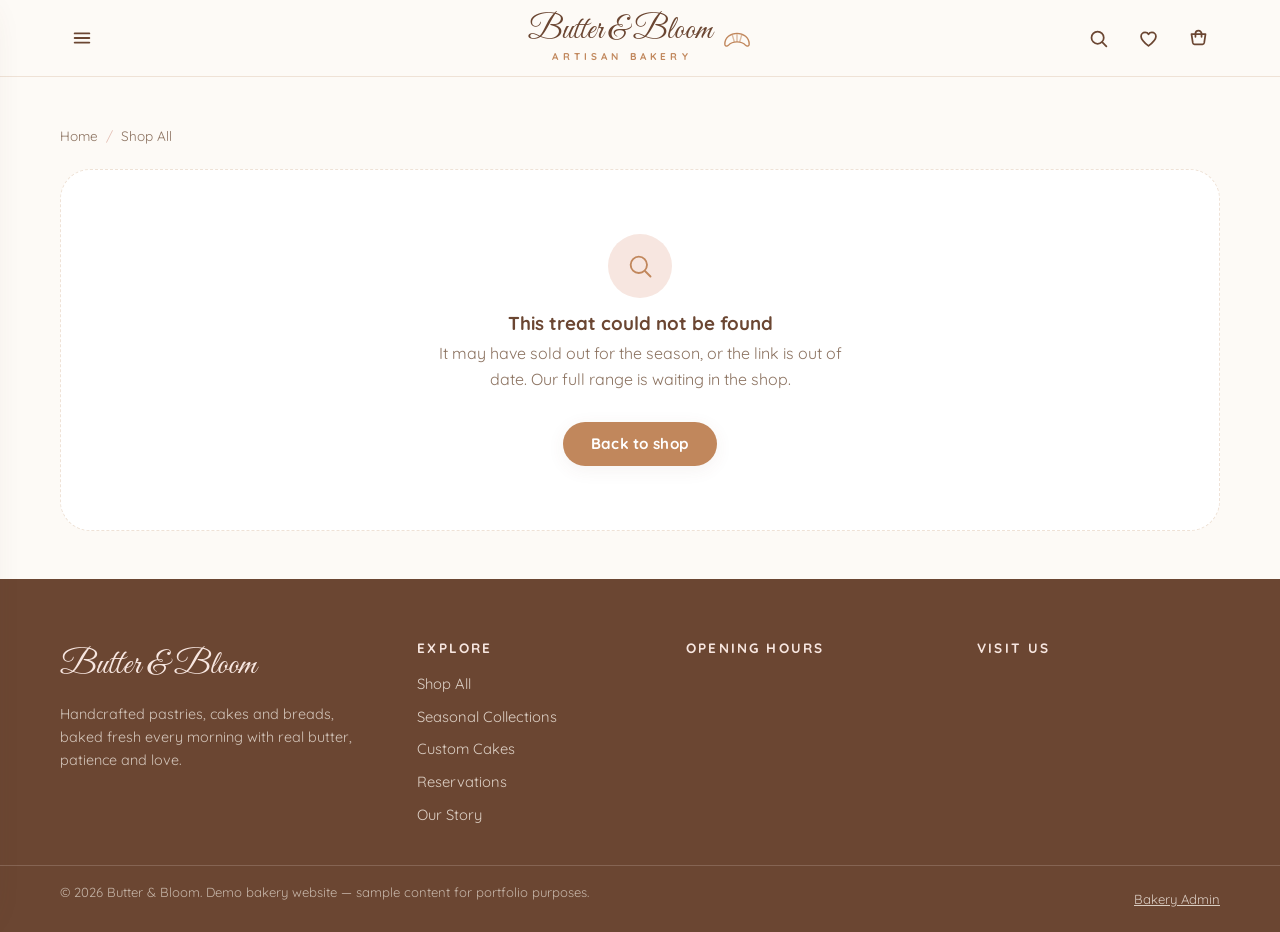
<file: product.html>
<!DOCTYPE html>
<html lang="en">
<head>
  <meta charset="UTF-8">
  <meta name="viewport" content="width=device-width, initial-scale=1.0">
  <title>Product — Butter &amp; Bloom Artisan Bakery</title>
  <meta name="description" content="Handcrafted bakery treat from Butter & Bloom — choose your options and add it to your order. Baked fresh every morning with real butter.">
  <link rel="icon" type="image/svg+xml" href="./favicon.svg">
  <link rel="preconnect" href="https://fonts.googleapis.com">
  <link rel="preconnect" href="https://fonts.gstatic.com" crossorigin>
  <link href="https://fonts.googleapis.com/css2?family=Great+Vibes&family=Quicksand:wght@400;500;600;700&display=swap" rel="stylesheet">
  <link rel="stylesheet" href="./style.css">

  <!--
    Page-specific tweaks (product page only): the live line total under the
    buy row and the "*Required" marker inside option labels are unique to
    this page, so their rules live here instead of the shared stylesheet.
  -->
  <style>
    .line-total { font-weight: 700; color: var(--cocoa); margin: 0 0 20px; font-size: 1rem; }
    .option-required { color: var(--muted); font-weight: 500; font-size: 0.78rem; margin-left: 6px; }
    .product-info .card-category { display: inline-block; }
  </style>
</head>
<body>
  <a class="skip-link" href="#main">Skip to content</a>

  <!-- Seasonal announcement (content managed from the admin panel) -->
  <div id="announcement-bar" class="announcement-bar" hidden></div>

  <!-- ================= HEADER ================= -->
  <header class="site-header">
    <div class="container header-inner">
      <div class="header-side">
        <button id="nav-toggle" class="icon-btn" aria-label="Open menu" aria-expanded="false" aria-controls="mobile-drawer">
          <svg viewBox="0 0 24 24" width="22" height="22" fill="none" stroke="currentColor" stroke-width="2" stroke-linecap="round" aria-hidden="true"><line x1="4" y1="7" x2="20" y2="7"/><line x1="4" y1="12" x2="20" y2="12"/><line x1="4" y1="17" x2="20" y2="17"/></svg>
        </button>
      </div>

      <a class="logo" href="index.html" aria-label="Butter and Bloom — home">
        <span class="logo-text">
          <span class="logo-script">Butter &amp; Bloom</span>
          <span class="logo-sub">Artisan Bakery</span>
        </span>
        <svg class="logo-mark" viewBox="0 0 64 40" width="30" height="19" fill="none" stroke="currentColor" stroke-width="3" stroke-linecap="round" aria-hidden="true"><path d="M6 30 C6 16 18 7 32 7 C46 7 58 16 58 30 C58 34 53.5 35.5 50.5 32.5 C46 27.5 40 25 32 25 C24 25 18 27.5 13.5 32.5 C10.5 35.5 6 34 6 30 Z"/><path d="M22 10.5 L26 24" opacity=".55"/><path d="M32 8 L32 24" opacity=".55"/><path d="M42 10.5 L38 24" opacity=".55"/></svg>
      </a>

      <div class="header-side header-side-right">
        <button id="search-toggle" class="icon-btn" aria-label="Search" aria-expanded="false" aria-controls="search-overlay">
          <svg viewBox="0 0 24 24" width="21" height="21" fill="none" stroke="currentColor" stroke-width="2" stroke-linecap="round" aria-hidden="true"><circle cx="11" cy="11" r="7"/><line x1="21" y1="21" x2="16.5" y2="16.5"/></svg>
        </button>
        <a href="wishlist.html" class="icon-btn" aria-label="Wishlist">
          <svg viewBox="0 0 24 24" width="21" height="21" fill="none" stroke="currentColor" stroke-width="2" stroke-linejoin="round" aria-hidden="true"><path d="M12 20.5 C7 16.5 3.5 13.3 3.5 9.6 C3.5 7 5.6 5 8.1 5 C9.7 5 11.2 5.8 12 7.1 C12.8 5.8 14.3 5 15.9 5 C18.4 5 20.5 7 20.5 9.6 C20.5 13.3 17 16.5 12 20.5 Z"/></svg>
          <span id="wishlist-badge" class="badge-count" hidden>0</span>
        </a>
        <a href="cart.html" class="icon-btn" aria-label="Shopping cart">
          <svg viewBox="0 0 24 24" width="21" height="21" fill="none" stroke="currentColor" stroke-width="2" stroke-linecap="round" stroke-linejoin="round" aria-hidden="true"><path d="M4 7 H20 L18.5 17 A2 2 0 0 1 16.5 18.6 H7.5 A2 2 0 0 1 5.5 17 Z"/><path d="M8.5 10 V6.5 A3.5 3.5 0 0 1 15.5 6.5 V10"/></svg>
          <span id="cart-badge" class="badge-count" hidden>0</span>
        </a>
      </div>
    </div>
  </header>

  <!-- Slide-in navigation drawer -->
  <div id="mobile-drawer" class="mobile-drawer" aria-hidden="true">
    <div class="drawer-head">
      <span class="logo-script">Butter &amp; Bloom</span>
      <button id="drawer-close" class="icon-btn" aria-label="Close menu">
        <svg viewBox="0 0 24 24" width="20" height="20" fill="none" stroke="currentColor" stroke-width="2" stroke-linecap="round" aria-hidden="true"><line x1="6" y1="6" x2="18" y2="18"/><line x1="18" y1="6" x2="6" y2="18"/></svg>
      </button>
    </div>
    <nav class="drawer-nav" aria-label="Main navigation">
      <a href="index.html">Home</a>
      <a href="shop.html">Shop All</a>
      <a href="collections.html">Collections</a>
      <a href="custom-cake.html">Custom Cakes</a>
      <a href="reservations.html">Reservations</a>
      <a href="about.html">About Us</a>
      <a href="contact.html">Contact</a>
    </nav>
    <div class="drawer-foot">
      <p class="drawer-hours" id="drawer-hours"></p>
      <div class="social-links" id="drawer-socials"></div>
    </div>
  </div>
  <div id="drawer-backdrop" class="drawer-backdrop" hidden></div>

  <!-- Search overlay -->
  <div id="search-overlay" class="search-overlay" aria-hidden="true">
    <div class="container search-panel">
      <form id="search-form" action="shop.html" method="get" role="search">
        <input type="search" id="search-input" name="search" placeholder="Search croissants, cakes, macarons..." aria-label="Search products" autocomplete="off">
        <button type="submit" class="btn btn-primary">Search</button>
        <button type="button" id="search-close" class="icon-btn" aria-label="Close search">
          <svg viewBox="0 0 24 24" width="20" height="20" fill="none" stroke="currentColor" stroke-width="2" stroke-linecap="round" aria-hidden="true"><line x1="6" y1="6" x2="18" y2="18"/><line x1="18" y1="6" x2="6" y2="18"/></svg>
        </button>
      </form>
      <p class="search-hint">Try "croissant", "macarons" or "celebration cake"</p>
    </div>
  </div>

  <main id="main">

    <!-- ================= PRODUCT ================= -->
    <section class="section-tight" aria-label="Product details">
      <div class="container">

        <!-- Breadcrumb: Home / Shop All / Category / Product name (extended by product.js) -->
        <nav class="breadcrumb" id="breadcrumb" aria-label="Breadcrumb">
          <a href="index.html">Home</a>
          <span class="crumb-sep" aria-hidden="true">/</span>
          <a href="shop.html">Shop All</a>
        </nav>

        <!--
          Detail container. Starts as a skeleton; product.js fills it with the
          gallery + buy panel. The needs-data class lets main.js swap in the
          setup notice automatically when Supabase is not configured yet.
        -->
        <div id="product-detail" class="needs-data" aria-busy="true">
          <div class="product-layout">
            <div class="skeleton" style="aspect-ratio:1/1;border-radius:24px;"></div>
            <div>
              <div class="skeleton skeleton-line" style="width:30%;"></div>
              <div class="skeleton skeleton-line" style="width:70%;height:26px;"></div>
              <div class="skeleton skeleton-line" style="width:25%;"></div>
              <div class="skeleton skeleton-line short"></div>
              <div class="skeleton skeleton-line"></div>
              <div class="skeleton skeleton-line short"></div>
            </div>
          </div>
        </div>
      </div>
    </section>

    <!-- ================= RELATED PRODUCTS (unhidden by product.js) ================= -->
    <section class="section-tight" id="related-section" hidden aria-labelledby="related-title">
      <div class="container">
        <div class="section-head">
          <h2 class="section-title" id="related-title">You may also love</h2>
          <p class="section-sub">More treats from the same bench</p>
        </div>
        <div id="related-grid" class="product-scroll"></div>
      </div>
    </section>
  </main>

  <!-- ================= FOOTER ================= -->
  <footer class="site-footer">
    <div class="container footer-grid">
      <div class="footer-brand">
        <span class="logo-script">Butter &amp; Bloom</span>
        <p>Handcrafted pastries, cakes and breads, baked fresh every morning with real butter, patience and love.</p>
        <div class="social-links" id="footer-socials"></div>
      </div>
      <div class="footer-col">
        <h3>Explore</h3>
        <a href="shop.html">Shop All</a>
        <a href="collections.html">Seasonal Collections</a>
        <a href="custom-cake.html">Custom Cakes</a>
        <a href="reservations.html">Reservations</a>
        <a href="about.html">Our Story</a>
      </div>
      <div class="footer-col">
        <h3>Opening Hours</h3>
        <div id="footer-hours" class="footer-hours"></div>
      </div>
      <div class="footer-col">
        <h3>Visit Us</h3>
        <div id="footer-contact"></div>
      </div>
    </div>
    <div class="footer-bottom">
      <div class="container footer-bottom-inner">
        <p>&copy; <span id="footer-year">2025</span> Butter &amp; Bloom. Demo bakery website — sample content for portfolio purposes.</p>
        <a href="admin.html">Bakery Admin</a>
      </div>
    </div>
  </footer>

  <div id="toast-container" class="toast-container" aria-live="polite"></div>

  <script src="./supabase-js.js"></script>
  <script src="./supabase.js"></script>
  <script src="./main.js"></script>
  <script src="./product.js"></script>
</body>
</html>
</file>
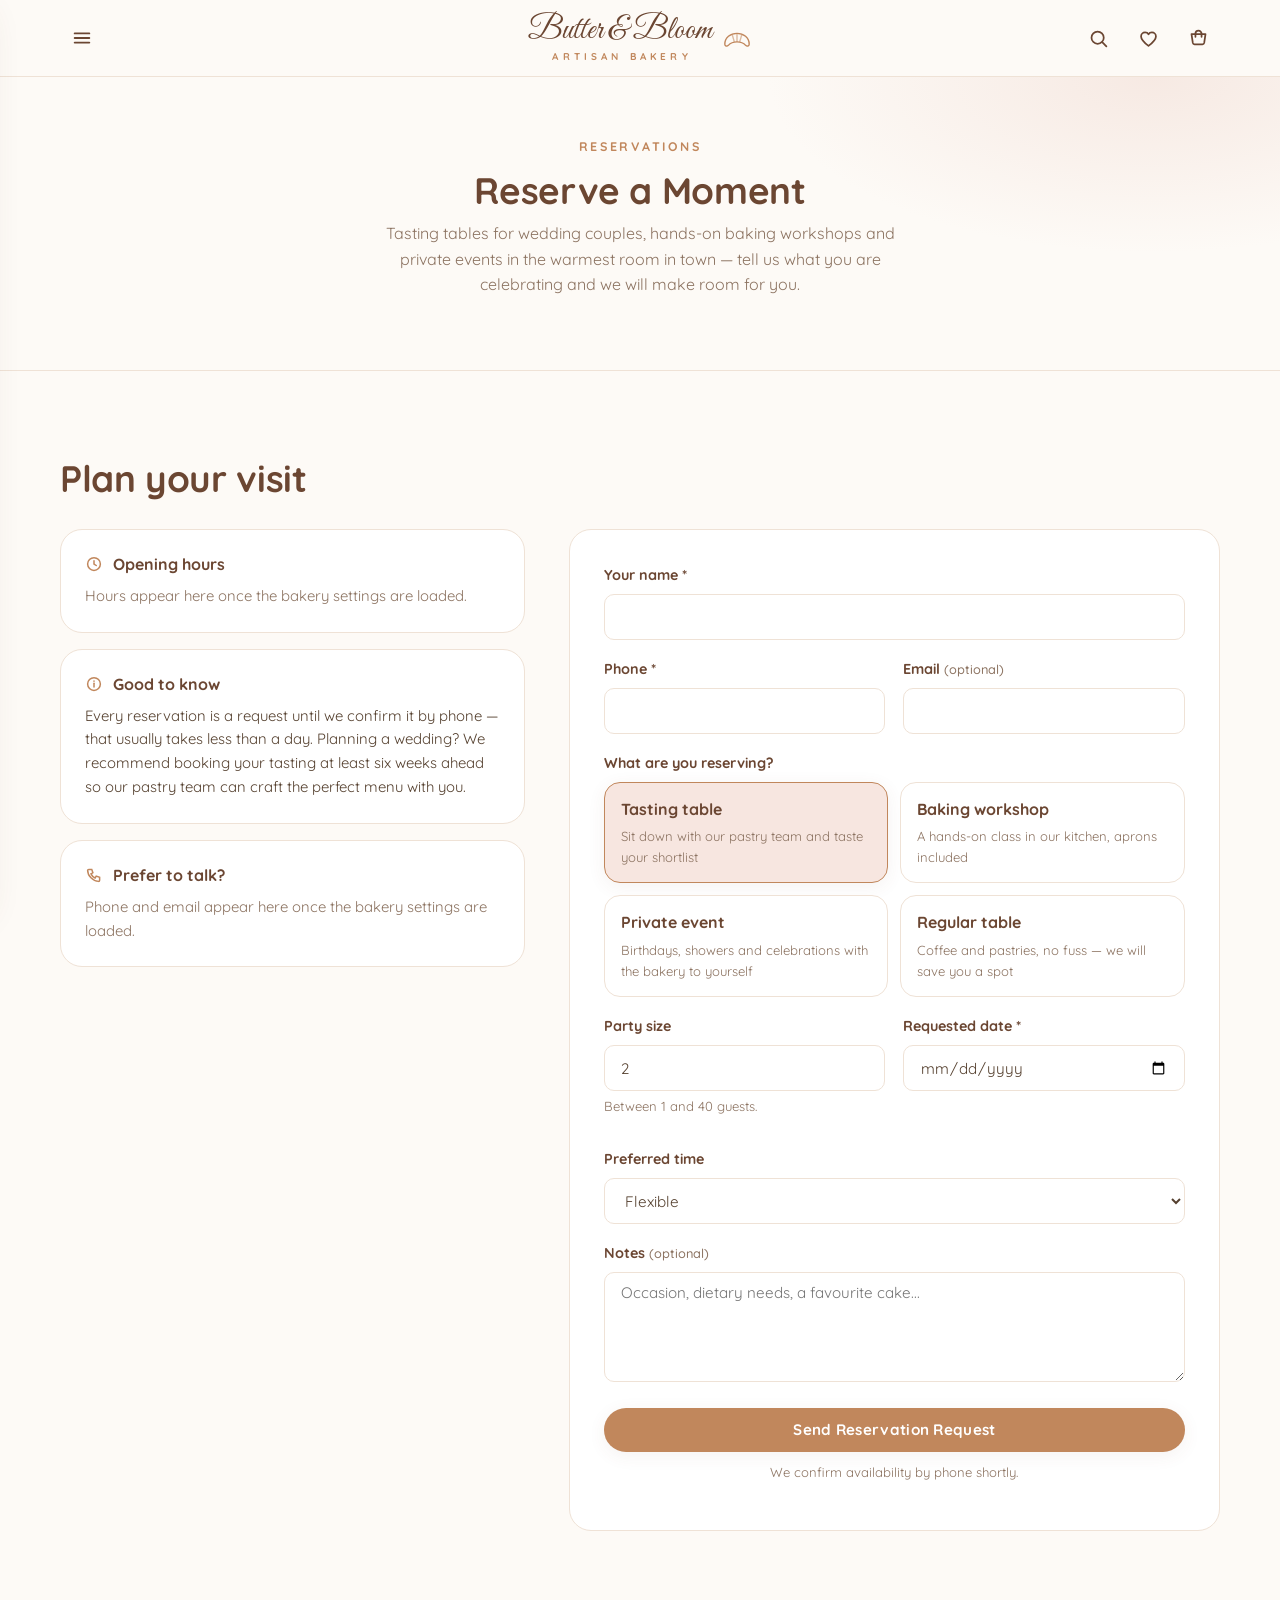
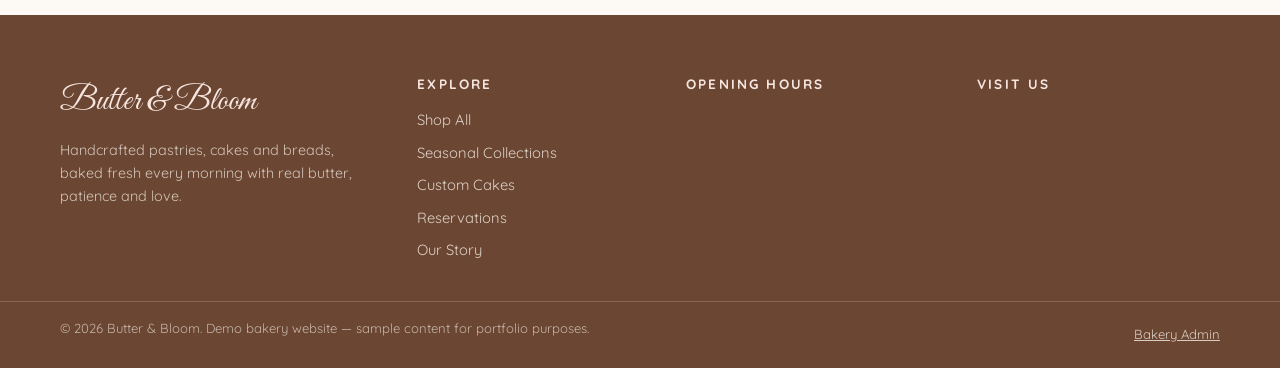
<file: reservations.html>
<!DOCTYPE html>
<html lang="en">
<head>
  <meta charset="UTF-8">
  <meta name="viewport" content="width=device-width, initial-scale=1.0">
  <title>Reservations — Butter &amp; Bloom Artisan Bakery</title>
  <meta name="description" content="Reserve a tasting table, join a baking workshop or plan a private event at Butter & Bloom. Send a request and we confirm availability by phone.">
  <link rel="icon" type="image/svg+xml" href="./favicon.svg">
  <meta property="og:title" content="Reservations — Butter & Bloom Artisan Bakery">
  <meta property="og:description" content="Book a tasting, a workshop or the whole bakery for your event.">
  <meta property="og:type" content="website">
  <meta property="og:image" content="./gallery-bakery-interior.jpg">
  <link rel="preconnect" href="https://fonts.googleapis.com">
  <link rel="preconnect" href="https://fonts.gstatic.com" crossorigin>
  <link href="https://fonts.googleapis.com/css2?family=Great+Vibes&family=Quicksand:wght@400;500;600;700&display=swap" rel="stylesheet">
  <link rel="stylesheet" href="./style.css">
</head>
<body>
  <a class="skip-link" href="#main">Skip to content</a>

  <!-- Seasonal announcement (content managed from the admin panel) -->
  <div id="announcement-bar" class="announcement-bar" hidden></div>

  <!-- ================= HEADER ================= -->
  <header class="site-header">
    <div class="container header-inner">
      <div class="header-side">
        <button id="nav-toggle" class="icon-btn" aria-label="Open menu" aria-expanded="false" aria-controls="mobile-drawer">
          <svg viewBox="0 0 24 24" width="22" height="22" fill="none" stroke="currentColor" stroke-width="2" stroke-linecap="round" aria-hidden="true"><line x1="4" y1="7" x2="20" y2="7"/><line x1="4" y1="12" x2="20" y2="12"/><line x1="4" y1="17" x2="20" y2="17"/></svg>
        </button>
      </div>

      <a class="logo" href="index.html" aria-label="Butter and Bloom — home">
        <span class="logo-text">
          <span class="logo-script">Butter &amp; Bloom</span>
          <span class="logo-sub">Artisan Bakery</span>
        </span>
        <svg class="logo-mark" viewBox="0 0 64 40" width="30" height="19" fill="none" stroke="currentColor" stroke-width="3" stroke-linecap="round" aria-hidden="true"><path d="M6 30 C6 16 18 7 32 7 C46 7 58 16 58 30 C58 34 53.5 35.5 50.5 32.5 C46 27.5 40 25 32 25 C24 25 18 27.5 13.5 32.5 C10.5 35.5 6 34 6 30 Z"/><path d="M22 10.5 L26 24" opacity=".55"/><path d="M32 8 L32 24" opacity=".55"/><path d="M42 10.5 L38 24" opacity=".55"/></svg>
      </a>

      <div class="header-side header-side-right">
        <button id="search-toggle" class="icon-btn" aria-label="Search" aria-expanded="false" aria-controls="search-overlay">
          <svg viewBox="0 0 24 24" width="21" height="21" fill="none" stroke="currentColor" stroke-width="2" stroke-linecap="round" aria-hidden="true"><circle cx="11" cy="11" r="7"/><line x1="21" y1="21" x2="16.5" y2="16.5"/></svg>
        </button>
        <a href="wishlist.html" class="icon-btn" aria-label="Wishlist">
          <svg viewBox="0 0 24 24" width="21" height="21" fill="none" stroke="currentColor" stroke-width="2" stroke-linejoin="round" aria-hidden="true"><path d="M12 20.5 C7 16.5 3.5 13.3 3.5 9.6 C3.5 7 5.6 5 8.1 5 C9.7 5 11.2 5.8 12 7.1 C12.8 5.8 14.3 5 15.9 5 C18.4 5 20.5 7 20.5 9.6 C20.5 13.3 17 16.5 12 20.5 Z"/></svg>
          <span id="wishlist-badge" class="badge-count" hidden>0</span>
        </a>
        <a href="cart.html" class="icon-btn" aria-label="Shopping cart">
          <svg viewBox="0 0 24 24" width="21" height="21" fill="none" stroke="currentColor" stroke-width="2" stroke-linecap="round" stroke-linejoin="round" aria-hidden="true"><path d="M4 7 H20 L18.5 17 A2 2 0 0 1 16.5 18.6 H7.5 A2 2 0 0 1 5.5 17 Z"/><path d="M8.5 10 V6.5 A3.5 3.5 0 0 1 15.5 6.5 V10"/></svg>
          <span id="cart-badge" class="badge-count" hidden>0</span>
        </a>
      </div>
    </div>
  </header>

  <!-- Slide-in navigation drawer -->
  <div id="mobile-drawer" class="mobile-drawer" aria-hidden="true">
    <div class="drawer-head">
      <span class="logo-script">Butter &amp; Bloom</span>
      <button id="drawer-close" class="icon-btn" aria-label="Close menu">
        <svg viewBox="0 0 24 24" width="20" height="20" fill="none" stroke="currentColor" stroke-width="2" stroke-linecap="round" aria-hidden="true"><line x1="6" y1="6" x2="18" y2="18"/><line x1="18" y1="6" x2="6" y2="18"/></svg>
      </button>
    </div>
    <nav class="drawer-nav" aria-label="Main navigation">
      <a href="index.html">Home</a>
      <a href="shop.html">Shop All</a>
      <a href="collections.html">Collections</a>
      <a href="custom-cake.html">Custom Cakes</a>
      <a href="reservations.html">Reservations</a>
      <a href="about.html">About Us</a>
      <a href="contact.html">Contact</a>
    </nav>
    <div class="drawer-foot">
      <p class="drawer-hours" id="drawer-hours"></p>
      <div class="social-links" id="drawer-socials"></div>
    </div>
  </div>
  <div id="drawer-backdrop" class="drawer-backdrop" hidden></div>

  <!-- Search overlay -->
  <div id="search-overlay" class="search-overlay" aria-hidden="true">
    <div class="container search-panel">
      <form id="search-form" action="shop.html" method="get" role="search">
        <input type="search" id="search-input" name="search" placeholder="Search croissants, cakes, macarons..." aria-label="Search products" autocomplete="off">
        <button type="submit" class="btn btn-primary">Search</button>
        <button type="button" id="search-close" class="icon-btn" aria-label="Close search">
          <svg viewBox="0 0 24 24" width="20" height="20" fill="none" stroke="currentColor" stroke-width="2" stroke-linecap="round" aria-hidden="true"><line x1="6" y1="6" x2="18" y2="18"/><line x1="18" y1="6" x2="6" y2="18"/></svg>
        </button>
      </form>
      <p class="search-hint">Try "croissant", "macarons" or "celebration cake"</p>
    </div>
  </div>

  <main id="main">

    <!-- ================= PAGE HEAD ================= -->
    <section class="page-head">
      <div class="container">
        <span class="eyebrow">Reservations</span>
        <h1 class="section-title">Reserve a Moment</h1>
        <p>Tasting tables for wedding couples, hands-on baking workshops and private events in the warmest room in town — tell us what you are celebrating and we will make room for you.</p>
      </div>
    </section>

    <!-- ================= RESERVATION LAYOUT ================= -->
    <section class="section" id="reservation-section" aria-labelledby="reservation-title">
      <div class="container">
        <h2 class="section-title" id="reservation-title" style="margin-bottom: 28px;">Plan your visit</h2>

        <div class="simple-layout">
          <!-- LEFT: info cards (hours + reassurance + human contact) -->
          <div>
            <div class="info-card">
              <h3>
                <svg viewBox="0 0 24 24" width="18" height="18" fill="none" stroke="currentColor" stroke-width="2" stroke-linecap="round" aria-hidden="true"><circle cx="12" cy="12" r="8.5"/><path d="M12 7.5 V12 L15 14"/></svg>
                Opening hours
              </h3>
              <div class="hours-list" id="reservation-hours">
                <p class="text-muted">Hours appear here once the bakery settings are loaded.</p>
              </div>
            </div>

            <div class="info-card">
              <h3>
                <svg viewBox="0 0 24 24" width="18" height="18" fill="none" stroke="currentColor" stroke-width="2" stroke-linecap="round" aria-hidden="true"><circle cx="12" cy="12" r="8.5"/><path d="M12 11 V16"/><path d="M12 8 V8.2"/></svg>
                Good to know
              </h3>
              <p>Every reservation is a request until we confirm it by phone — that usually takes less than a day. Planning a wedding? We recommend booking your tasting at least six weeks ahead so our pastry team can craft the perfect menu with you.</p>
            </div>

            <div class="info-card">
              <h3>
                <svg viewBox="0 0 24 24" width="18" height="18" fill="none" stroke="currentColor" stroke-width="2" stroke-linecap="round" aria-hidden="true"><path d="M5 4.5 H9 L10.5 9 L8 10.5 C9 12.8 11.2 15 13.5 16 L15 13.5 L19.5 15 V19 C19.5 19.8 18.8 20.5 18 20.5 C10.5 20 3.5 13 3.5 5.5 C3.5 4.9 4.2 4.5 5 4.5 Z"/></svg>
                Prefer to talk?
              </h3>
              <div id="reservation-contact">
                <p class="text-muted">Phone and email appear here once the bakery settings are loaded.</p>
              </div>
            </div>
          </div>

          <!-- RIGHT: the request form (or the setup notice) -->
          <div>
            <!-- Filled with BB.setupNoticeHtml() by main.js when Supabase is not configured -->
            <div id="reservation-setup-slot" class="needs-data" hidden></div>

            <div class="form-panel" id="reservation-form-panel">
              <form id="reservation-form" novalidate>
                <div class="form-field">
                  <label for="reservation-name">Your name <span aria-hidden="true">*</span></label>
                  <input type="text" id="reservation-name" name="name" required aria-required="true" autocomplete="name">
                  <p class="field-error" id="reservation-name-error" role="alert" hidden>Please tell us your name.</p>
                </div>

                <div class="form-grid">
                  <div class="form-field">
                    <label for="reservation-phone">Phone <span aria-hidden="true">*</span></label>
                    <input type="tel" id="reservation-phone" name="phone" required aria-required="true" autocomplete="tel">
                    <p class="field-error" id="reservation-phone-error" role="alert" hidden>We need a phone number to confirm your reservation.</p>
                  </div>

                  <div class="form-field">
                    <label for="reservation-email">Email <span class="optional">(optional)</span></label>
                    <input type="email" id="reservation-email" name="email" autocomplete="email">
                  </div>
                </div>

                <div class="form-field">
                  <span class="form-field-label" id="reservation-type-label" style="display:block; font-weight:700; font-size:0.9rem; color:var(--cocoa); margin-bottom:7px;">What are you reserving?</span>
                  <div class="radio-cards" id="reservation-type" role="radiogroup" aria-labelledby="reservation-type-label">
                    <label class="radio-card is-active">
                      <input type="radio" name="reservation-type" value="tasting" checked>
                      <span class="radio-title">Tasting table</span>
                      <span class="radio-desc">Sit down with our pastry team and taste your shortlist</span>
                    </label>
                    <label class="radio-card">
                      <input type="radio" name="reservation-type" value="workshop">
                      <span class="radio-title">Baking workshop</span>
                      <span class="radio-desc">A hands-on class in our kitchen, aprons included</span>
                    </label>
                    <label class="radio-card">
                      <input type="radio" name="reservation-type" value="event">
                      <span class="radio-title">Private event</span>
                      <span class="radio-desc">Birthdays, showers and celebrations with the bakery to yourself</span>
                    </label>
                    <label class="radio-card">
                      <input type="radio" name="reservation-type" value="table">
                      <span class="radio-title">Regular table</span>
                      <span class="radio-desc">Coffee and pastries, no fuss — we will save you a spot</span>
                    </label>
                  </div>
                </div>

                <div class="form-grid">
                  <div class="form-field">
                    <label for="reservation-party">Party size</label>
                    <input type="number" id="reservation-party" name="party_size" min="1" max="40" step="1" value="2" inputmode="numeric">
                    <p class="field-hint">Between 1 and 40 guests.</p>
                  </div>

                  <div class="form-field">
                    <label for="reservation-date">Requested date <span aria-hidden="true">*</span></label>
                    <input type="date" id="reservation-date" name="requested_date" required aria-required="true">
                    <p class="field-error" id="reservation-date-error" role="alert" hidden>Please pick a date that is today or later.</p>
                  </div>
                </div>

                <div class="form-field">
                  <label for="reservation-time">Preferred time</label>
                  <select id="reservation-time" name="requested_time">
                    <option value="Flexible" selected>Flexible</option>
                    <option value="10:00">10:00</option>
                    <option value="11:00">11:00</option>
                    <option value="12:00">12:00</option>
                    <option value="13:00">13:00</option>
                    <option value="14:00">14:00</option>
                    <option value="15:00">15:00</option>
                    <option value="16:00">16:00</option>
                    <option value="17:00">17:00</option>
                    <option value="18:00">18:00</option>
                    <option value="19:00">19:00</option>
                  </select>
                </div>

                <div class="form-field">
                  <label for="reservation-notes">Notes <span class="optional">(optional)</span></label>
                  <textarea id="reservation-notes" name="notes" maxlength="500" rows="4" placeholder="Occasion, dietary needs, a favourite cake..."></textarea>
                </div>

                <button type="submit" id="reservation-submit" class="btn btn-primary btn-block">Send Reservation Request</button>
                <p class="field-hint text-center" style="margin-top: 10px;">We confirm availability by phone shortly.</p>

                <!-- Inline error shown here when submission fails -->
                <div id="reservation-submit-error" hidden style="margin-top: 14px;"></div>
              </form>
            </div>
          </div>
        </div>
      </div>
    </section>
  </main>

  <!-- ================= FOOTER ================= -->
  <footer class="site-footer">
    <div class="container footer-grid">
      <div class="footer-brand">
        <span class="logo-script">Butter &amp; Bloom</span>
        <p>Handcrafted pastries, cakes and breads, baked fresh every morning with real butter, patience and love.</p>
        <div class="social-links" id="footer-socials"></div>
      </div>
      <div class="footer-col">
        <h3>Explore</h3>
        <a href="shop.html">Shop All</a>
        <a href="collections.html">Seasonal Collections</a>
        <a href="custom-cake.html">Custom Cakes</a>
        <a href="reservations.html">Reservations</a>
        <a href="about.html">Our Story</a>
      </div>
      <div class="footer-col">
        <h3>Opening Hours</h3>
        <div id="footer-hours" class="footer-hours"></div>
      </div>
      <div class="footer-col">
        <h3>Visit Us</h3>
        <div id="footer-contact"></div>
      </div>
    </div>
    <div class="footer-bottom">
      <div class="container footer-bottom-inner">
        <p>&copy; <span id="footer-year">2025</span> Butter &amp; Bloom. Demo bakery website — sample content for portfolio purposes.</p>
        <a href="admin.html">Bakery Admin</a>
      </div>
    </div>
  </footer>

  <div id="toast-container" class="toast-container" aria-live="polite"></div>

  <script src="./supabase-js.js"></script>
  <script src="./supabase.js"></script>
  <script src="./main.js"></script>
  <script src="./reservations.js"></script>
</body>
</html>
</file>
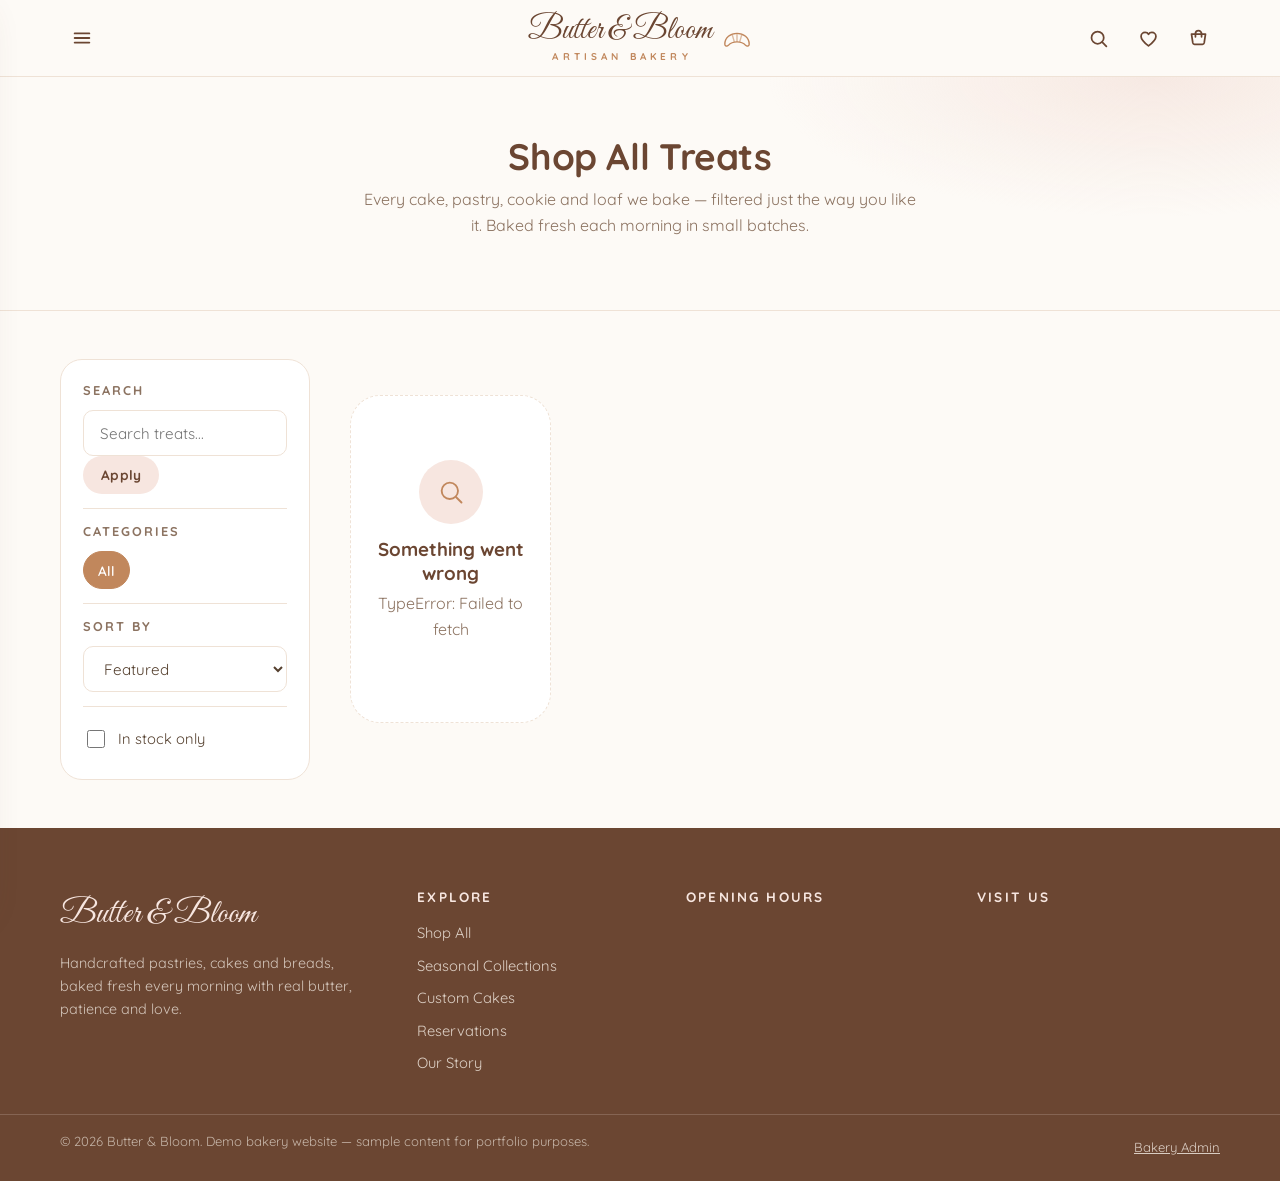
<file: shop.html>
<!DOCTYPE html>
<html lang="en">
<head>
  <meta charset="UTF-8">
  <meta name="viewport" content="width=device-width, initial-scale=1.0">
  <title>Shop — Butter &amp; Bloom Artisan Bakery</title>
  <meta name="description" content="Browse every Butter & Bloom treat: celebration cakes, croissants, macarons, cookies, breads and seasonal specials. Filter by category, price and availability.">
  <link rel="icon" type="image/svg+xml" href="./favicon.svg">
  <link rel="preconnect" href="https://fonts.googleapis.com">
  <link rel="preconnect" href="https://fonts.gstatic.com" crossorigin>
  <link href="https://fonts.googleapis.com/css2?family=Great+Vibes&family=Quicksand:wght@400;500;600;700&display=swap" rel="stylesheet">
  <link rel="stylesheet" href="./style.css">

  <!--
    Page-specific tweaks (shop page only):
    1. The "Filters" button is only meaningful on <= 900px where the sidebar
       collapses above the grid, so it is hidden on desktop.
    2. On desktop the sidebar must never stay collapsed, even if the hidden
       flag was left behind by a mobile visit.
    3. Small heading style for the "?collection=" note above the grid.
  -->
  <style>
    #filter-toggle { display: none; }
    @media (max-width: 900px) {
      #filter-toggle { display: inline-flex; }
    }
    @media (min-width: 901px) {
      .shop-sidebar[hidden] { display: block; }
    }
    .collection-note {
      display: flex;
      align-items: center;
      flex-wrap: wrap;
      gap: 10px;
      margin: 0 0 18px;
      font-weight: 700;
      color: var(--cocoa);
      font-size: 1.05rem;
    }
    .collection-note .btn { min-height: 34px; padding: 4px 14px; font-size: 0.8rem; }
  </style>
</head>
<body>
  <a class="skip-link" href="#main">Skip to content</a>

  <!-- Seasonal announcement (content managed from the admin panel) -->
  <div id="announcement-bar" class="announcement-bar" hidden></div>

  <!-- ================= HEADER ================= -->
  <header class="site-header">
    <div class="container header-inner">
      <div class="header-side">
        <button id="nav-toggle" class="icon-btn" aria-label="Open menu" aria-expanded="false" aria-controls="mobile-drawer">
          <svg viewBox="0 0 24 24" width="22" height="22" fill="none" stroke="currentColor" stroke-width="2" stroke-linecap="round" aria-hidden="true"><line x1="4" y1="7" x2="20" y2="7"/><line x1="4" y1="12" x2="20" y2="12"/><line x1="4" y1="17" x2="20" y2="17"/></svg>
        </button>
      </div>

      <a class="logo" href="index.html" aria-label="Butter and Bloom — home">
        <span class="logo-text">
          <span class="logo-script">Butter &amp; Bloom</span>
          <span class="logo-sub">Artisan Bakery</span>
        </span>
        <svg class="logo-mark" viewBox="0 0 64 40" width="30" height="19" fill="none" stroke="currentColor" stroke-width="3" stroke-linecap="round" aria-hidden="true"><path d="M6 30 C6 16 18 7 32 7 C46 7 58 16 58 30 C58 34 53.5 35.5 50.5 32.5 C46 27.5 40 25 32 25 C24 25 18 27.5 13.5 32.5 C10.5 35.5 6 34 6 30 Z"/><path d="M22 10.5 L26 24" opacity=".55"/><path d="M32 8 L32 24" opacity=".55"/><path d="M42 10.5 L38 24" opacity=".55"/></svg>
      </a>

      <div class="header-side header-side-right">
        <button id="search-toggle" class="icon-btn" aria-label="Search" aria-expanded="false" aria-controls="search-overlay">
          <svg viewBox="0 0 24 24" width="21" height="21" fill="none" stroke="currentColor" stroke-width="2" stroke-linecap="round" aria-hidden="true"><circle cx="11" cy="11" r="7"/><line x1="21" y1="21" x2="16.5" y2="16.5"/></svg>
        </button>
        <a href="wishlist.html" class="icon-btn" aria-label="Wishlist">
          <svg viewBox="0 0 24 24" width="21" height="21" fill="none" stroke="currentColor" stroke-width="2" stroke-linejoin="round" aria-hidden="true"><path d="M12 20.5 C7 16.5 3.5 13.3 3.5 9.6 C3.5 7 5.6 5 8.1 5 C9.7 5 11.2 5.8 12 7.1 C12.8 5.8 14.3 5 15.9 5 C18.4 5 20.5 7 20.5 9.6 C20.5 13.3 17 16.5 12 20.5 Z"/></svg>
          <span id="wishlist-badge" class="badge-count" hidden>0</span>
        </a>
        <a href="cart.html" class="icon-btn" aria-label="Shopping cart">
          <svg viewBox="0 0 24 24" width="21" height="21" fill="none" stroke="currentColor" stroke-width="2" stroke-linecap="round" stroke-linejoin="round" aria-hidden="true"><path d="M4 7 H20 L18.5 17 A2 2 0 0 1 16.5 18.6 H7.5 A2 2 0 0 1 5.5 17 Z"/><path d="M8.5 10 V6.5 A3.5 3.5 0 0 1 15.5 6.5 V10"/></svg>
          <span id="cart-badge" class="badge-count" hidden>0</span>
        </a>
      </div>
    </div>
  </header>

  <!-- Slide-in navigation drawer -->
  <div id="mobile-drawer" class="mobile-drawer" aria-hidden="true">
    <div class="drawer-head">
      <span class="logo-script">Butter &amp; Bloom</span>
      <button id="drawer-close" class="icon-btn" aria-label="Close menu">
        <svg viewBox="0 0 24 24" width="20" height="20" fill="none" stroke="currentColor" stroke-width="2" stroke-linecap="round" aria-hidden="true"><line x1="6" y1="6" x2="18" y2="18"/><line x1="18" y1="6" x2="6" y2="18"/></svg>
      </button>
    </div>
    <nav class="drawer-nav" aria-label="Main navigation">
      <a href="index.html">Home</a>
      <a href="shop.html">Shop All</a>
      <a href="collections.html">Collections</a>
      <a href="custom-cake.html">Custom Cakes</a>
      <a href="reservations.html">Reservations</a>
      <a href="about.html">About Us</a>
      <a href="contact.html">Contact</a>
    </nav>
    <div class="drawer-foot">
      <p class="drawer-hours" id="drawer-hours"></p>
      <div class="social-links" id="drawer-socials"></div>
    </div>
  </div>
  <div id="drawer-backdrop" class="drawer-backdrop" hidden></div>

  <!-- Search overlay -->
  <div id="search-overlay" class="search-overlay" aria-hidden="true">
    <div class="container search-panel">
      <form id="search-form" action="shop.html" method="get" role="search">
        <input type="search" id="search-input" name="search" placeholder="Search croissants, cakes, macarons..." aria-label="Search products" autocomplete="off">
        <button type="submit" class="btn btn-primary">Search</button>
        <button type="button" id="search-close" class="icon-btn" aria-label="Close search">
          <svg viewBox="0 0 24 24" width="20" height="20" fill="none" stroke="currentColor" stroke-width="2" stroke-linecap="round" aria-hidden="true"><line x1="6" y1="6" x2="18" y2="18"/><line x1="18" y1="6" x2="6" y2="18"/></svg>
        </button>
      </form>
      <p class="search-hint">Try "croissant", "macarons" or "celebration cake"</p>
    </div>
  </div>

  <main id="main">

    <!-- ================= PAGE HEAD ================= -->
    <div class="page-head">
      <div class="container">
        <h1 class="section-title">Shop All Treats</h1>
        <p>Every cake, pastry, cookie and loaf we bake — filtered just the way you like it. Baked fresh each morning in small batches.</p>
      </div>
    </div>

    <!-- ================= CATALOG ================= -->
    <section class="section-tight" aria-label="Product catalog">
      <div class="container">

        <div class="shop-layout">

          <!-- ---------- Sidebar filters ---------- -->
          <aside class="shop-sidebar" id="shop-sidebar" aria-label="Product filters">
            <!-- Search -->
            <div class="filter-group">
              <h3>Search</h3>
              <form id="filter-search-form" class="search-inline" role="search">
                <input type="search" id="search-box" placeholder="Search treats..." aria-label="Search products" autocomplete="off" style="min-width:0;">
                <button type="submit" class="btn btn-small btn-blush">Apply</button>
              </form>
            </div>

            <!-- Categories (chips rendered by shop.js) -->
            <div class="filter-group">
              <h3>Categories</h3>
              <div class="filter-chips" id="category-chips" role="group" aria-label="Filter by category"></div>
            </div>

            <!-- Sort -->
            <div class="filter-group">
              <h3><label for="sort-select">Sort by</label></h3>
              <select id="sort-select" aria-label="Sort products">
                <option value="featured">Featured</option>
                <option value="newest">Newest</option>
                <option value="price-asc">Price: Low to High</option>
                <option value="price-desc">Price: High to Low</option>
                <option value="name">Name A&#8211;Z</option>
              </select>
            </div>

            <!-- Availability -->
            <div class="filter-group">
              <div class="checkbox-row">
                <input type="checkbox" id="available-toggle">
                <label for="available-toggle">In stock only</label>
              </div>
            </div>
          </aside>

          <!-- ---------- Results ---------- -->
          <div class="shop-content">

            <!-- Small heading shown when arriving from a collection -->
            <p class="collection-note" id="collection-note" hidden></p>

            <!-- Toolbar: filter toggle (mobile) + live result count -->
            <div class="shop-toolbar">
              <button type="button" id="filter-toggle" class="btn btn-outline" aria-expanded="true" aria-controls="shop-sidebar">
                <svg viewBox="0 0 24 24" width="18" height="18" fill="none" stroke="currentColor" stroke-width="2" stroke-linecap="round" aria-hidden="true"><line x1="4" y1="7" x2="20" y2="7"/><circle cx="9" cy="7" r="2.4" fill="var(--white)"/><line x1="4" y1="15" x2="20" y2="15"/><circle cx="15" cy="15" r="2.4" fill="var(--white)"/></svg>
                Filters
              </button>
              <p class="result-count" id="result-count" role="status" aria-live="polite"></p>
            </div>

            <!-- Product grid: skeletons first, replaced by shop.js -->
            <div id="shop-grid" class="product-grid needs-data" aria-live="polite">
              <div class="skeleton-card"><div class="skeleton skeleton-img"></div><div class="skeleton skeleton-line"></div><div class="skeleton skeleton-line short"></div></div>
              <div class="skeleton-card"><div class="skeleton skeleton-img"></div><div class="skeleton skeleton-line"></div><div class="skeleton skeleton-line short"></div></div>
              <div class="skeleton-card"><div class="skeleton skeleton-img"></div><div class="skeleton skeleton-line"></div><div class="skeleton skeleton-line short"></div></div>
              <div class="skeleton-card"><div class="skeleton skeleton-img"></div><div class="skeleton skeleton-line"></div><div class="skeleton skeleton-line short"></div></div>
              <div class="skeleton-card"><div class="skeleton skeleton-img"></div><div class="skeleton skeleton-line"></div><div class="skeleton skeleton-line short"></div></div>
              <div class="skeleton-card"><div class="skeleton skeleton-img"></div><div class="skeleton skeleton-line"></div><div class="skeleton skeleton-line short"></div></div>
              <div class="skeleton-card"><div class="skeleton skeleton-img"></div><div class="skeleton skeleton-line"></div><div class="skeleton skeleton-line short"></div></div>
              <div class="skeleton-card"><div class="skeleton skeleton-img"></div><div class="skeleton skeleton-line"></div><div class="skeleton skeleton-line short"></div></div>
            </div>

            <!-- "Load more" pagination (hidden until shop.js knows there is more) -->
            <div class="load-more-wrap">
              <button type="button" id="load-more" class="btn btn-outline" hidden>Load more treats</button>
            </div>

          </div>
        </div>
      </div>
    </section>
  </main>

  <!-- ================= FOOTER ================= -->
  <footer class="site-footer">
    <div class="container footer-grid">
      <div class="footer-brand">
        <span class="logo-script">Butter &amp; Bloom</span>
        <p>Handcrafted pastries, cakes and breads, baked fresh every morning with real butter, patience and love.</p>
        <div class="social-links" id="footer-socials"></div>
      </div>
      <div class="footer-col">
        <h3>Explore</h3>
        <a href="shop.html">Shop All</a>
        <a href="collections.html">Seasonal Collections</a>
        <a href="custom-cake.html">Custom Cakes</a>
        <a href="reservations.html">Reservations</a>
        <a href="about.html">Our Story</a>
      </div>
      <div class="footer-col">
        <h3>Opening Hours</h3>
        <div id="footer-hours" class="footer-hours"></div>
      </div>
      <div class="footer-col">
        <h3>Visit Us</h3>
        <div id="footer-contact"></div>
      </div>
    </div>
    <div class="footer-bottom">
      <div class="container footer-bottom-inner">
        <p>&copy; <span id="footer-year">2025</span> Butter &amp; Bloom. Demo bakery website — sample content for portfolio purposes.</p>
        <a href="admin.html">Bakery Admin</a>
      </div>
    </div>
  </footer>

  <div id="toast-container" class="toast-container" aria-live="polite"></div>

  <script src="./supabase-js.js"></script>
  <script src="./supabase.js"></script>
  <script src="./main.js"></script>
  <script src="./shop.js"></script>
</body>
</html>
</file>
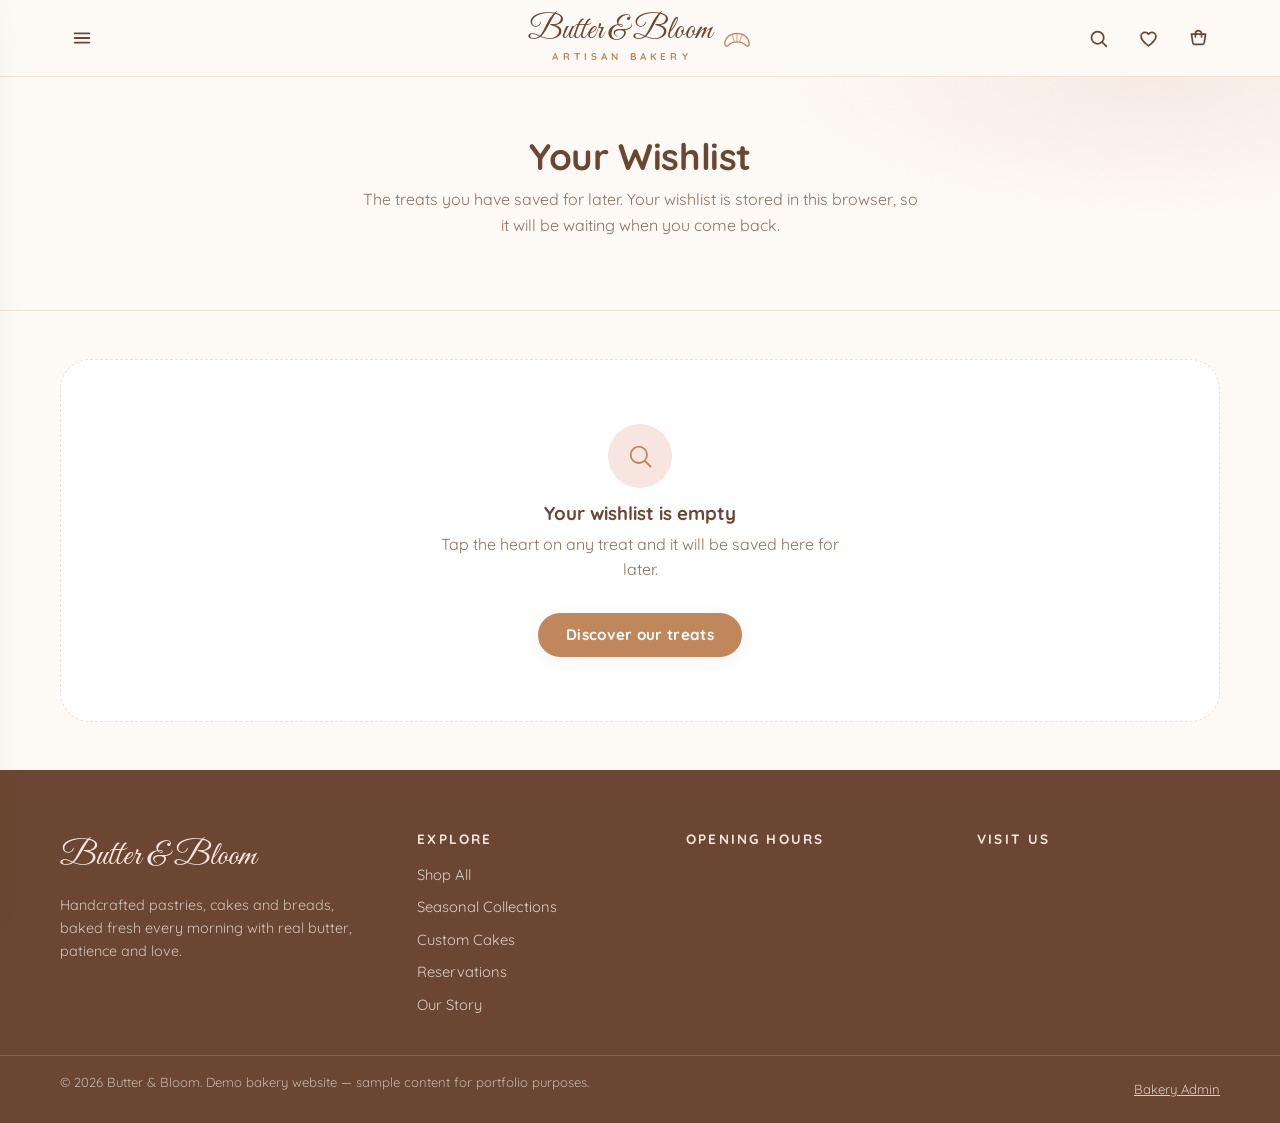
<file: wishlist.html>
<!DOCTYPE html>
<html lang="en">
<head>
  <meta charset="UTF-8">
  <meta name="viewport" content="width=device-width, initial-scale=1.0">
  <title>Wishlist — Butter &amp; Bloom Artisan Bakery</title>
  <meta name="description" content="The Butter & Bloom treats you have saved for later. Your wishlist lives in this browser, ready whenever you are.">
  <link rel="icon" type="image/svg+xml" href="./favicon.svg">
  <link rel="preconnect" href="https://fonts.googleapis.com">
  <link rel="preconnect" href="https://fonts.gstatic.com" crossorigin>
  <link href="https://fonts.googleapis.com/css2?family=Great+Vibes&family=Quicksand:wght@400;500;600;700&display=swap" rel="stylesheet">
  <link rel="stylesheet" href="./style.css">
</head>
<body>
  <a class="skip-link" href="#main">Skip to content</a>

  <!-- Seasonal announcement (content managed from the admin panel) -->
  <div id="announcement-bar" class="announcement-bar" hidden></div>

  <!-- ================= HEADER ================= -->
  <header class="site-header">
    <div class="container header-inner">
      <div class="header-side">
        <button id="nav-toggle" class="icon-btn" aria-label="Open menu" aria-expanded="false" aria-controls="mobile-drawer">
          <svg viewBox="0 0 24 24" width="22" height="22" fill="none" stroke="currentColor" stroke-width="2" stroke-linecap="round" aria-hidden="true"><line x1="4" y1="7" x2="20" y2="7"/><line x1="4" y1="12" x2="20" y2="12"/><line x1="4" y1="17" x2="20" y2="17"/></svg>
        </button>
      </div>

      <a class="logo" href="index.html" aria-label="Butter and Bloom — home">
        <span class="logo-text">
          <span class="logo-script">Butter &amp; Bloom</span>
          <span class="logo-sub">Artisan Bakery</span>
        </span>
        <svg class="logo-mark" viewBox="0 0 64 40" width="30" height="19" fill="none" stroke="currentColor" stroke-width="3" stroke-linecap="round" aria-hidden="true"><path d="M6 30 C6 16 18 7 32 7 C46 7 58 16 58 30 C58 34 53.5 35.5 50.5 32.5 C46 27.5 40 25 32 25 C24 25 18 27.5 13.5 32.5 C10.5 35.5 6 34 6 30 Z"/><path d="M22 10.5 L26 24" opacity=".55"/><path d="M32 8 L32 24" opacity=".55"/><path d="M42 10.5 L38 24" opacity=".55"/></svg>
      </a>

      <div class="header-side header-side-right">
        <button id="search-toggle" class="icon-btn" aria-label="Search" aria-expanded="false" aria-controls="search-overlay">
          <svg viewBox="0 0 24 24" width="21" height="21" fill="none" stroke="currentColor" stroke-width="2" stroke-linecap="round" aria-hidden="true"><circle cx="11" cy="11" r="7"/><line x1="21" y1="21" x2="16.5" y2="16.5"/></svg>
        </button>
        <a href="wishlist.html" class="icon-btn" aria-label="Wishlist">
          <svg viewBox="0 0 24 24" width="21" height="21" fill="none" stroke="currentColor" stroke-width="2" stroke-linejoin="round" aria-hidden="true"><path d="M12 20.5 C7 16.5 3.5 13.3 3.5 9.6 C3.5 7 5.6 5 8.1 5 C9.7 5 11.2 5.8 12 7.1 C12.8 5.8 14.3 5 15.9 5 C18.4 5 20.5 7 20.5 9.6 C20.5 13.3 17 16.5 12 20.5 Z"/></svg>
          <span id="wishlist-badge" class="badge-count" hidden>0</span>
        </a>
        <a href="cart.html" class="icon-btn" aria-label="Shopping cart">
          <svg viewBox="0 0 24 24" width="21" height="21" fill="none" stroke="currentColor" stroke-width="2" stroke-linecap="round" stroke-linejoin="round" aria-hidden="true"><path d="M4 7 H20 L18.5 17 A2 2 0 0 1 16.5 18.6 H7.5 A2 2 0 0 1 5.5 17 Z"/><path d="M8.5 10 V6.5 A3.5 3.5 0 0 1 15.5 6.5 V10"/></svg>
          <span id="cart-badge" class="badge-count" hidden>0</span>
        </a>
      </div>
    </div>
  </header>

  <!-- Slide-in navigation drawer -->
  <div id="mobile-drawer" class="mobile-drawer" aria-hidden="true">
    <div class="drawer-head">
      <span class="logo-script">Butter &amp; Bloom</span>
      <button id="drawer-close" class="icon-btn" aria-label="Close menu">
        <svg viewBox="0 0 24 24" width="20" height="20" fill="none" stroke="currentColor" stroke-width="2" stroke-linecap="round" aria-hidden="true"><line x1="6" y1="6" x2="18" y2="18"/><line x1="18" y1="6" x2="6" y2="18"/></svg>
      </button>
    </div>
    <nav class="drawer-nav" aria-label="Main navigation">
      <a href="index.html">Home</a>
      <a href="shop.html">Shop All</a>
      <a href="collections.html">Collections</a>
      <a href="custom-cake.html">Custom Cakes</a>
      <a href="reservations.html">Reservations</a>
      <a href="about.html">About Us</a>
      <a href="contact.html">Contact</a>
    </nav>
    <div class="drawer-foot">
      <p class="drawer-hours" id="drawer-hours"></p>
      <div class="social-links" id="drawer-socials"></div>
    </div>
  </div>
  <div id="drawer-backdrop" class="drawer-backdrop" hidden></div>

  <!-- Search overlay -->
  <div id="search-overlay" class="search-overlay" aria-hidden="true">
    <div class="container search-panel">
      <form id="search-form" action="shop.html" method="get" role="search">
        <input type="search" id="search-input" name="search" placeholder="Search croissants, cakes, macarons..." aria-label="Search products" autocomplete="off">
        <button type="submit" class="btn btn-primary">Search</button>
        <button type="button" id="search-close" class="icon-btn" aria-label="Close search">
          <svg viewBox="0 0 24 24" width="20" height="20" fill="none" stroke="currentColor" stroke-width="2" stroke-linecap="round" aria-hidden="true"><line x1="6" y1="6" x2="18" y2="18"/><line x1="18" y1="6" x2="6" y2="18"/></svg>
        </button>
      </form>
      <p class="search-hint">Try "croissant", "macarons" or "celebration cake"</p>
    </div>
  </div>

  <main id="main">

    <!-- ================= PAGE HEAD ================= -->
    <div class="page-head">
      <div class="container">
        <h1 class="section-title">Your Wishlist</h1>
        <p>The treats you have saved for later. Your wishlist is stored in this browser, so it will be waiting when you come back.</p>
      </div>
    </div>

    <!-- ================= WISHLIST GRID ================= -->
    <section class="section-tight" aria-label="Saved treats">
      <div class="container">
        <!-- Filled by wishlist.js: product cards, or an empty/error state -->
        <div id="wishlist-grid" class="product-grid" aria-live="polite">
          <div class="skeleton-card"><div class="skeleton skeleton-img"></div><div class="skeleton skeleton-line"></div><div class="skeleton skeleton-line short"></div></div>
          <div class="skeleton-card"><div class="skeleton skeleton-img"></div><div class="skeleton skeleton-line"></div><div class="skeleton skeleton-line short"></div></div>
          <div class="skeleton-card"><div class="skeleton skeleton-img"></div><div class="skeleton skeleton-line"></div><div class="skeleton skeleton-line short"></div></div>
        </div>
        <!-- Note shown when Supabase is not connected but items are saved locally -->
        <p class="text-muted text-center" id="wishlist-note" style="margin-top:18px;" hidden></p>
      </div>
    </section>
  </main>

  <!-- ================= FOOTER ================= -->
  <footer class="site-footer">
    <div class="container footer-grid">
      <div class="footer-brand">
        <span class="logo-script">Butter &amp; Bloom</span>
        <p>Handcrafted pastries, cakes and breads, baked fresh every morning with real butter, patience and love.</p>
        <div class="social-links" id="footer-socials"></div>
      </div>
      <div class="footer-col">
        <h3>Explore</h3>
        <a href="shop.html">Shop All</a>
        <a href="collections.html">Seasonal Collections</a>
        <a href="custom-cake.html">Custom Cakes</a>
        <a href="reservations.html">Reservations</a>
        <a href="about.html">Our Story</a>
      </div>
      <div class="footer-col">
        <h3>Opening Hours</h3>
        <div id="footer-hours" class="footer-hours"></div>
      </div>
      <div class="footer-col">
        <h3>Visit Us</h3>
        <div id="footer-contact"></div>
      </div>
    </div>
    <div class="footer-bottom">
      <div class="container footer-bottom-inner">
        <p>&copy; <span id="footer-year">2025</span> Butter &amp; Bloom. Demo bakery website — sample content for portfolio purposes.</p>
        <a href="admin.html">Bakery Admin</a>
      </div>
    </div>
  </footer>

  <div id="toast-container" class="toast-container" aria-live="polite"></div>

  <script src="./supabase-js.js"></script>
  <script src="./supabase.js"></script>
  <script src="./main.js"></script>
  <script src="./wishlist.js"></script>
</body>
</html>
</file>
<file: style.css>
/* =============================================================================
   BUTTER & BLOOM — Artisan Bakery
   style.css — the complete design system
   -----------------------------------------------------------------------------
   Table of contents:
     01. Design tokens (CSS variables)
     02. Reset & base styles
     03. Typography & text helpers
     04. Layout utilities (container, section, grids)
     05. Buttons
     06. Badges & chips
     07. Forms
     08. Announcement bar
     09. Header, logo, icons
     10. Mobile drawer & search overlay
     11. Hero
     12. Category track ("Featured Delights")
     13. Product cards & grids
     14. Section blocks (promo, collections, story, gallery, testimonials, visit)
     15. Page head & breadcrumb
     16. Shop page (filters + toolbar)
     17. Product detail page
     18. Cart & checkout
     19. Custom cake builder
     20. Reservations / contact / about / 404
     21. Toasts
     22. Modals
     23. Skeletons, empty & error states, setup notice
     24. Footer
     25. Admin panel
     26. Scroll area (custom scrollbars)
     27. Responsive breakpoints
     28. Reduced motion & accessibility
   ============================================================================= */


/* ============================================================================
   01. DESIGN TOKENS
   ============================================================================ */
:root {
  /* Palette — warm blush, cream, caramel, cocoa */
  --cream:        #FDFAF6;
  --cream-2:      #F6EFE7;
  --blush:        #F7E6E0;
  --blush-2:      #F0D9D0;
  --rose:         #E3BFB4;
  --caramel:      #C1875C;
  --caramel-dark: #A96F47;
  --cocoa:        #6B4632;
  --cocoa-dark:   #4A2E1D;
  --ink:          #55402F;
  --muted:        #8C7361;
  --border:       #EFE2D6;
  --white:        #FFFFFF;

  /* Semantic */
  --success:      #6F8F5E;
  --danger:       #B4574A;
  --warning:      #C99A3C;

  /* Typography */
  --font-script: 'Great Vibes', 'Segoe Script', cursive;
  --font-body:   'Quicksand', 'Trebuchet MS', system-ui, -apple-system, sans-serif;

  /* Shape & shadow */
  --radius-sm:     10px;
  --radius-md:     16px;
  --radius-lg:     22px;
  --radius-xl:     30px;
  --radius-pill:   999px;
  --shadow-soft:   0 4px 18px rgba(107, 70, 50, 0.07);
  --shadow-card:   0 6px 24px rgba(107, 70, 50, 0.09);
  --shadow-lift:   0 14px 34px rgba(107, 70, 50, 0.14);
  --shadow-header: 0 2px 16px rgba(107, 70, 50, 0.06);

  /* Motion */
  --ease: cubic-bezier(0.33, 1, 0.68, 1);
  --t-fast: 160ms;
  --t-med:  320ms;

  /* Layout */
  --container: 1200px;
  --header-h: 76px;
}


/* ============================================================================
   02. RESET & BASE
   ============================================================================ */
*, *::before, *::after { box-sizing: border-box; }

html { scroll-behavior: smooth; }

body {
  margin: 0;
  font-family: var(--font-body);
  font-size: 16px;
  line-height: 1.6;
  color: var(--ink);
  background: var(--cream);
  /* Sticky footer: main grows, footer stays at the bottom of short pages */
  min-height: 100vh;
  min-height: 100dvh;
  display: flex;
  flex-direction: column;
}

main { flex: 1 0 auto; width: 100%; }

img { max-width: 100%; display: block; }

a { color: var(--caramel-dark); text-decoration: none; transition: color var(--t-fast) var(--ease); }
a:hover { color: var(--cocoa); }

button { font-family: inherit; cursor: pointer; }
button:disabled { cursor: not-allowed; opacity: 0.55; }

h1, h2, h3, h4 { margin: 0 0 0.5em; line-height: 1.25; color: var(--cocoa); font-weight: 700; }
p { margin: 0 0 1em; }
ul, ol { margin: 0; padding: 0; }

/* Page structure uses main > sections; give last element breathing room */
main > *:last-child { margin-bottom: 0; }

:focus-visible {
  outline: 3px solid var(--rose);
  outline-offset: 2px;
  border-radius: 4px;
}

::selection { background: var(--blush-2); color: var(--cocoa-dark); }

.skip-link {
  position: absolute;
  left: -9999px;
  top: 0;
  background: var(--cocoa);
  color: var(--white);
  padding: 10px 18px;
  border-radius: 0 0 var(--radius-sm) 0;
  z-index: 300;
}
.skip-link:focus { left: 0; color: var(--white); }

/* Small print / meta text */
.text-muted { color: var(--muted); }
.text-center { text-align: center; }


/* ============================================================================
   03. TYPOGRAPHY HELPERS
   ============================================================================ */
.script { font-family: var(--font-script); font-weight: 400; }

/* Decorative eyebrow label above section titles */
.eyebrow {
  display: inline-block;
  font-size: 0.78rem;
  font-weight: 700;
  letter-spacing: 0.22em;
  text-transform: uppercase;
  color: var(--caramel);
  margin-bottom: 10px;
}


/* ============================================================================
   04. LAYOUT UTILITIES
   ============================================================================ */
.container {
  width: 100%;
  max-width: var(--container);
  margin-inline: auto;
  padding-inline: 20px;
}

.section { padding: clamp(40px, 7vw, 84px) 0; }
.section-tight { padding: clamp(28px, 4vw, 48px) 0; }

.section-head { max-width: 640px; margin-bottom: clamp(24px, 4vw, 40px); }
.section-head.center { margin-inline: auto; text-align: center; }

.section-title { font-size: clamp(1.6rem, 3.4vw, 2.3rem); letter-spacing: -0.01em; }
.section-sub { color: var(--muted); margin: 0; }

.section-head-row {
  display: flex;
  align-items: flex-end;
  justify-content: space-between;
  gap: 20px;
  margin-bottom: clamp(24px, 4vw, 40px);
  flex-wrap: wrap;
}
.section-head-row .section-head { margin-bottom: 0; }

/* Generic responsive card grid used for products */
.grid-2 { display: grid; grid-template-columns: repeat(2, 1fr); gap: 20px; }
.grid-3 { display: grid; grid-template-columns: repeat(3, 1fr); gap: 22px; }
.grid-4 { display: grid; grid-template-columns: repeat(4, 1fr); gap: 22px; }


/* ============================================================================
   05. BUTTONS
   ============================================================================ */
.btn {
  display: inline-flex;
  align-items: center;
  justify-content: center;
  gap: 8px;
  min-height: 44px;
  padding: 10px 26px;
  border: 2px solid transparent;
  border-radius: var(--radius-pill);
  font-family: var(--font-body);
  font-size: 0.95rem;
  font-weight: 700;
  letter-spacing: 0.02em;
  line-height: 1.2;
  text-align: center;
  color: var(--cocoa);
  background: transparent;
  transition: background var(--t-fast) var(--ease), color var(--t-fast) var(--ease),
              border-color var(--t-fast) var(--ease), transform var(--t-fast) var(--ease),
              box-shadow var(--t-fast) var(--ease);
  user-select: none;
}
.btn:hover { transform: translateY(-1px); }
.btn:active { transform: translateY(0); }

.btn-primary { background: var(--caramel); color: var(--white); box-shadow: var(--shadow-soft); }
.btn-primary:hover { background: var(--caramel-dark); color: var(--white); }

.btn-outline { border-color: var(--caramel); color: var(--cocoa); background: transparent; }
.btn-outline:hover { background: var(--blush); border-color: var(--caramel-dark); color: var(--cocoa-dark); }

.btn-blush { background: var(--blush); color: var(--cocoa); }
.btn-blush:hover { background: var(--blush-2); color: var(--cocoa-dark); }

.btn-light { background: var(--white); color: var(--cocoa); box-shadow: var(--shadow-soft); }
.btn-light:hover { background: var(--cream-2); color: var(--cocoa-dark); }

.btn-danger { background: var(--danger); color: var(--white); }
.btn-danger:hover { background: #9c463a; color: var(--white); }

.btn-small { min-height: 38px; padding: 6px 16px; font-size: 0.85rem; }

.btn-block { width: 100%; }

.btn[disabled], .btn.is-disabled { opacity: 0.5; transform: none; pointer-events: none; }

/* Tiny inline spinner used inside buttons while saving */
.btn .spinner {
  width: 16px; height: 16px;
  border: 2px solid rgba(255,255,255,0.4);
  border-top-color: #fff;
  border-radius: 50%;
  animation: bb-spin 0.7s linear infinite;
  display: inline-block;
}
.btn-outline .spinner, .btn-light .spinner, .btn-blush .spinner {
  border-color: rgba(107,70,50,0.25);
  border-top-color: var(--cocoa);
}
@keyframes bb-spin { to { transform: rotate(360deg); } }

/* Text link with arrow */
.link-more { font-weight: 700; white-space: nowrap; }
.link-more::after { content: "\2192"; margin-left: 6px; transition: margin var(--t-fast) var(--ease); }
.link-more:hover::after { margin-left: 10px; }


/* ============================================================================
   06. BADGES & CHIPS
   ============================================================================ */
.badge {
  display: inline-flex;
  align-items: center;
  padding: 4px 12px;
  border-radius: var(--radius-pill);
  font-size: 0.72rem;
  font-weight: 700;
  letter-spacing: 0.06em;
  text-transform: uppercase;
  line-height: 1.4;
}
.badge-caramel { background: var(--caramel); color: var(--white); }
.badge-blush   { background: var(--blush-2); color: var(--cocoa); }
.badge-soft    { background: var(--cream-2); color: var(--muted); border: 1px solid var(--border); }
.badge-demo    { background: transparent; border: 1px dashed var(--caramel); color: var(--caramel-dark); }
.badge-success { background: var(--success); color: var(--white); }
.badge-danger  { background: var(--danger); color: var(--white); }

/* Header icon count bubble */
.badge-count {
  position: absolute;
  top: -4px;
  right: -6px;
  min-width: 18px;
  height: 18px;
  padding: 0 5px;
  border-radius: var(--radius-pill);
  background: var(--caramel);
  color: var(--white);
  font-size: 0.66rem;
  font-weight: 700;
  display: flex;
  align-items: center;
  justify-content: center;
}


/* ============================================================================
   07. FORMS
   ============================================================================ */
.form-field { margin-bottom: 18px; }
.form-field > label {
  display: block;
  font-weight: 700;
  font-size: 0.9rem;
  color: var(--cocoa);
  margin-bottom: 7px;
}
.form-field .optional { color: var(--muted); font-weight: 500; font-size: 0.8rem; }

input[type="text"],
input[type="search"],
input[type="email"],
input[type="tel"],
input[type="number"],
input[type="date"],
input[type="time"],
input[type="password"],
input[type="url"],
select,
textarea {
  width: 100%;
  min-height: 46px;
  padding: 10px 16px;
  font-family: var(--font-body);
  font-size: 0.95rem;
  color: var(--ink);
  background: var(--white);
  border: 1.5px solid var(--border);
  border-radius: var(--radius-sm);
  transition: border-color var(--t-fast) var(--ease), box-shadow var(--t-fast) var(--ease);
}
textarea { min-height: 110px; resize: vertical; }
input:focus, select:focus, textarea:focus {
  outline: none;
  border-color: var(--caramel);
  box-shadow: 0 0 0 3px rgba(193, 135, 92, 0.15);
}
input.is-invalid, select.is-invalid, textarea.is-invalid { border-color: var(--danger); }
input[type="date"], input[type="time"] { min-width: 0; }

.field-error { color: var(--danger); font-size: 0.82rem; margin-top: 5px; display: none; }
.field-error.is-visible { display: block; }
.field-hint { color: var(--muted); font-size: 0.82rem; margin-top: 5px; }

.form-grid { display: grid; grid-template-columns: 1fr 1fr; gap: 0 18px; }
.form-grid .span-2 { grid-column: span 2; }

/* Checkbox rows */
.checkbox-row { display: flex; align-items: center; gap: 10px; padding: 6px 0; }
.checkbox-row input[type="checkbox"] { width: 18px; height: 18px; accent-color: var(--caramel); flex: none; }
.checkbox-row label { font-size: 0.92rem; color: var(--ink); cursor: pointer; }

/* Chip-style radio / filter selections */
.chip {
  display: inline-flex;
  align-items: center;
  gap: 6px;
  min-height: 40px;
  padding: 7px 18px;
  border: 1.5px solid var(--border);
  border-radius: var(--radius-pill);
  background: var(--white);
  color: var(--ink);
  font-family: var(--font-body);
  font-size: 0.88rem;
  font-weight: 600;
  transition: all var(--t-fast) var(--ease);
}
.chip:hover { border-color: var(--caramel); color: var(--cocoa); }
.chip.is-active { background: var(--caramel); border-color: var(--caramel); color: var(--white); }
.chip input { position: absolute; opacity: 0; pointer-events: none; }

/* Radio cards (pickup/delivery, reservation types) */
.radio-cards { display: grid; grid-template-columns: 1fr 1fr; gap: 12px; }
.radio-card {
  position: relative;
  display: flex;
  flex-direction: column;
  gap: 4px;
  padding: 14px 16px;
  border: 1.5px solid var(--border);
  border-radius: var(--radius-md);
  background: var(--white);
  cursor: pointer;
  transition: all var(--t-fast) var(--ease);
}
.radio-card:hover { border-color: var(--caramel); }
.radio-card input { position: absolute; opacity: 0; }
.radio-card.is-active { border-color: var(--caramel); background: var(--blush); box-shadow: var(--shadow-soft); }
.radio-card .radio-title { font-weight: 700; color: var(--cocoa); display: flex; align-items: center; gap: 8px; }
.radio-card .radio-desc { font-size: 0.82rem; color: var(--muted); }
.radio-card.is-disabled { opacity: 0.5; pointer-events: none; }

/* Character counter */
.char-counter { font-size: 0.78rem; color: var(--muted); text-align: right; margin-top: 4px; }
.char-counter.is-over { color: var(--danger); }


/* ============================================================================
   08. ANNOUNCEMENT BAR
   ============================================================================ */
.announcement-bar {
  background: var(--cocoa);
  color: var(--blush);
  font-size: 0.85rem;
  font-weight: 600;
  letter-spacing: 0.04em;
  text-align: center;
  padding: 9px 16px;
}
.announcement-bar[hidden] { display: none; }


/* ============================================================================
   09. HEADER, LOGO, ICONS
   ============================================================================ */
.site-header {
  position: sticky;
  top: 0;
  z-index: 100;
  background: rgba(253, 250, 246, 0.92);
  backdrop-filter: blur(10px);
  -webkit-backdrop-filter: blur(10px);
  border-bottom: 1px solid var(--border);
}

.header-inner {
  display: grid;
  grid-template-columns: 1fr auto 1fr;
  align-items: center;
  height: var(--header-h);
  gap: 12px;
}

.header-side { display: flex; align-items: center; gap: 6px; }
.header-side-right { justify-content: flex-end; }

.icon-btn {
  position: relative;
  display: inline-flex;
  align-items: center;
  justify-content: center;
  width: 44px;
  height: 44px;
  border: none;
  border-radius: 50%;
  background: transparent;
  color: var(--cocoa);
  transition: background var(--t-fast) var(--ease), color var(--t-fast) var(--ease);
}
.icon-btn:hover { background: var(--blush); color: var(--cocoa-dark); }
.icon-btn.is-active { background: var(--blush-2); }

.logo { display: inline-flex; align-items: center; gap: 10px; color: var(--cocoa); }
.logo:hover { color: var(--cocoa-dark); }
.logo-text { display: flex; flex-direction: column; align-items: center; line-height: 1; }
.logo-script {
  font-family: var(--font-script);
  font-size: 2rem;
  color: var(--cocoa);
  white-space: nowrap;
}
.logo-sub {
  font-size: 0.62rem;
  font-weight: 700;
  letter-spacing: 0.42em;
  text-transform: uppercase;
  color: var(--caramel);
  margin-top: 5px;
  padding-left: 0.42em; /* optically balance the tracking */
}
.logo-mark { color: var(--caramel); margin-top: 4px; }


/* ============================================================================
   10. MOBILE DRAWER & SEARCH OVERLAY
   ============================================================================ */
.mobile-drawer {
  position: fixed;
  inset: 0 auto 0 0;
  width: min(320px, 86vw);
  background: var(--cream);
  z-index: 220;
  transform: translateX(-105%);
  transition: transform var(--t-med) var(--ease);
  display: flex;
  flex-direction: column;
  box-shadow: var(--shadow-lift);
}
.mobile-drawer.is-open { transform: translateX(0); }

.drawer-head {
  display: flex;
  align-items: center;
  justify-content: space-between;
  padding: 16px 20px;
  border-bottom: 1px solid var(--border);
}
.drawer-head .logo-script { font-size: 1.7rem; }

.drawer-nav { display: flex; flex-direction: column; padding: 14px 8px; overflow-y: auto; }
.drawer-nav a {
  padding: 13px 16px;
  border-radius: var(--radius-sm);
  font-weight: 700;
  color: var(--ink);
  font-size: 1rem;
}
.drawer-nav a:hover { background: var(--blush); color: var(--cocoa-dark); }
.drawer-nav a.is-active { background: var(--blush-2); color: var(--cocoa-dark); }

.drawer-foot {
  margin-top: auto;
  padding: 18px 22px;
  border-top: 1px solid var(--border);
  font-size: 0.85rem;
  color: var(--muted);
}
.drawer-hours { white-space: pre-line; margin-bottom: 10px; }

.drawer-backdrop {
  position: fixed;
  inset: 0;
  background: rgba(74, 46, 29, 0.4);
  z-index: 210;
  opacity: 0;
  transition: opacity var(--t-med) var(--ease);
}
.drawer-backdrop.is-open { opacity: 1; }

.search-overlay {
  position: fixed;
  inset: 0;
  background: rgba(74, 46, 29, 0.45);
  z-index: 220;
  display: flex;
  align-items: flex-start;
  justify-content: center;
  padding: clamp(80px, 18vh, 160px) 20px 20px;
  opacity: 0;
  pointer-events: none;
  transition: opacity var(--t-med) var(--ease);
}
.search-overlay.is-open { opacity: 1; pointer-events: auto; }

.search-panel {
  background: var(--cream);
  border-radius: var(--radius-lg);
  box-shadow: var(--shadow-lift);
  padding: 26px;
  max-width: 560px;
  width: 100%;
  transform: translateY(-12px);
  transition: transform var(--t-med) var(--ease);
}
.search-overlay.is-open .search-panel { transform: translateY(0); }

.search-panel form { display: flex; gap: 10px; align-items: center; }
.search-hint { margin: 12px 0 0; font-size: 0.85rem; color: var(--muted); }


/* ============================================================================
   11. HERO
   ============================================================================ */
.hero {
  background:
    radial-gradient(60% 90% at 85% 10%, rgba(240, 217, 208, 0.55) 0%, rgba(253, 250, 246, 0) 60%),
    radial-gradient(40% 70% at 8% 90%, rgba(247, 230, 224, 0.8) 0%, rgba(253, 250, 246, 0) 55%),
    var(--cream);
  overflow: hidden;
}
.hero-inner {
  display: grid;
  grid-template-columns: 1fr 1.15fr;
  gap: clamp(28px, 5vw, 64px);
  align-items: center;
  padding-block: clamp(36px, 6vw, 80px);
}
.hero-copy .eyebrow { margin-bottom: 14px; }
.hero-title {
  font-family: var(--font-script);
  font-weight: 400;
  font-size: clamp(2.9rem, 6.2vw, 4.6rem);
  line-height: 1.12;
  color: var(--cocoa);
  margin-bottom: 18px;
}
.hero-sub {
  font-size: clamp(1rem, 1.4vw, 1.12rem);
  color: var(--muted);
  max-width: 46ch;
  margin-bottom: 28px;
}
.hero-actions { display: flex; gap: 14px; flex-wrap: wrap; }
.hero-note { margin-top: 18px; font-size: 0.85rem; color: var(--muted); }

.hero-media { position: relative; }
.hero-img {
  width: 100%;
  aspect-ratio: 4 / 3;
  object-fit: cover;
  border-radius: var(--radius-xl);
  box-shadow: var(--shadow-lift);
}
/* Soft accent blob behind the photo */
.hero-media::before {
  content: "";
  position: absolute;
  inset: 8% -6% -6% 10%;
  background: var(--blush);
  border-radius: var(--radius-xl);
  z-index: -1;
}


/* ============================================================================
   12. CATEGORY TRACK — "Featured Delights"
   ============================================================================ */
.category-track {
  display: grid;
  grid-auto-flow: column;
  grid-auto-columns: minmax(132px, 1fr);
  gap: 16px;
  overflow-x: auto;
  padding: 6px 4px 18px;
  scroll-snap-type: x proximity;
  scrollbar-width: thin;
  scrollbar-color: var(--blush-2) transparent;
}
.category-card {
  scroll-snap-align: start;
  display: flex;
  flex-direction: column;
  align-items: center;
  gap: 12px;
  padding: 20px 12px 16px;
  background: var(--blush);
  border: 1px solid transparent;
  border-radius: var(--radius-lg);
  text-align: center;
  transition: transform var(--t-fast) var(--ease), box-shadow var(--t-fast) var(--ease), border-color var(--t-fast) var(--ease);
}
.category-card:hover {
  transform: translateY(-4px);
  box-shadow: var(--shadow-card);
  border-color: var(--blush-2);
  color: var(--cocoa);
}
.category-img {
  width: 74px;
  height: 74px;
  border-radius: 50%;
  object-fit: cover;
  box-shadow: 0 4px 12px rgba(107, 70, 50, 0.16);
  border: 3px solid var(--white);
}
.category-name { font-weight: 700; font-size: 0.92rem; color: var(--cocoa); }


/* ============================================================================
   13. PRODUCT CARDS & GRIDS
   ============================================================================ */
.product-grid {
  display: grid;
  grid-template-columns: repeat(4, 1fr);
  gap: 22px;
}

.product-card {
  position: relative;
  display: flex;
  flex-direction: column;
  background: var(--white);
  border: 1px solid var(--border);
  border-radius: var(--radius-lg);
  overflow: hidden;
  transition: transform var(--t-med) var(--ease), box-shadow var(--t-med) var(--ease);
}
.product-card:hover { transform: translateY(-5px); box-shadow: var(--shadow-card); }

.card-media { position: relative; display: block; aspect-ratio: 4 / 3; overflow: hidden; background: var(--cream-2); }
.card-media img {
  width: 100%;
  height: 100%;
  object-fit: cover;
  transition: transform var(--t-med) var(--ease);
}
.product-card:hover .card-media img { transform: scale(1.045); }

.card-media .badge { position: absolute; top: 12px; left: 12px; z-index: 2; }
.card-media .badge + .badge { top: 42px; }

.wishlist-toggle {
  position: absolute;
  top: 10px;
  right: 10px;
  z-index: 3;
  width: 40px;
  height: 40px;
  border: none;
  border-radius: 50%;
  background: rgba(255, 255, 255, 0.92);
  color: var(--cocoa);
  display: flex;
  align-items: center;
  justify-content: center;
  box-shadow: var(--shadow-soft);
  transition: transform var(--t-fast) var(--ease), color var(--t-fast) var(--ease);
}
.wishlist-toggle:hover { transform: scale(1.1); color: var(--danger); }
.wishlist-toggle.is-active { color: var(--danger); }
.wishlist-toggle.is-active svg { fill: currentColor; }

.card-body { display: flex; flex-direction: column; gap: 6px; padding: 16px 16px 18px; flex: 1; }
.card-category {
  font-size: 0.72rem;
  font-weight: 700;
  letter-spacing: 0.14em;
  text-transform: uppercase;
  color: var(--caramel);
  margin: 0;
}
.card-title { font-size: 1.02rem; margin: 0; line-height: 1.35; }
.card-title a { color: var(--cocoa); }
.card-title a:hover { color: var(--caramel-dark); }
.card-desc {
  margin: 0;
  font-size: 0.86rem;
  color: var(--muted);
  display: -webkit-box;
  -webkit-line-clamp: 2;
  -webkit-box-orient: vertical;
  overflow: hidden;
}
.card-foot {
  display: flex;
  align-items: center;
  justify-content: space-between;
  gap: 10px;
  margin-top: auto;
  padding-top: 12px;
}
.price { font-weight: 700; font-size: 1.05rem; color: var(--cocoa-dark); }
.price s { color: var(--muted); font-weight: 500; font-size: 0.85rem; margin-left: 6px; }

/* Horizontal product row (used on product page related, wishlist) */
.product-scroll {
  display: grid;
  grid-auto-flow: column;
  grid-auto-columns: minmax(230px, 260px);
  gap: 20px;
  overflow-x: auto;
  padding-bottom: 14px;
  scrollbar-width: thin;
  scrollbar-color: var(--blush-2) transparent;
}


/* ============================================================================
   14. SECTION BLOCKS
   ============================================================================ */

/* --- Custom cake promo (split blush panel) --- */
.promo-panel {
  display: grid;
  grid-template-columns: 1.1fr 1fr;
  background: var(--blush);
  border-radius: var(--radius-xl);
  overflow: hidden;
  box-shadow: var(--shadow-card);
}
.promo-media { min-height: 300px; }
.promo-media img { width: 100%; height: 100%; object-fit: cover; }
.promo-copy { padding: clamp(28px, 4.5vw, 56px); display: flex; flex-direction: column; justify-content: center; align-items: flex-start; }
.promo-copy .script-accent {
  font-family: var(--font-script);
  font-size: clamp(2.2rem, 4vw, 3.2rem);
  color: var(--cocoa);
  line-height: 1.15;
  margin-bottom: 14px;
}
.promo-copy p { color: var(--ink); max-width: 46ch; }
.promo-actions { display: flex; gap: 12px; flex-wrap: wrap; margin-top: 10px; }

/* --- Collection cards --- */
.collections-grid { display: grid; grid-template-columns: repeat(3, 1fr); gap: 22px; }
.collection-card {
  position: relative;
  display: block;
  border-radius: var(--radius-lg);
  overflow: hidden;
  aspect-ratio: 4 / 3.4;
  box-shadow: var(--shadow-card);
  color: var(--white);
}
.collection-card img { width: 100%; height: 100%; object-fit: cover; transition: transform var(--t-med) var(--ease); }
.collection-card:hover img { transform: scale(1.05); }
.collection-card::after {
  content: "";
  position: absolute;
  inset: 0;
  background: linear-gradient(to top, rgba(74, 46, 29, 0.78) 0%, rgba(74, 46, 29, 0.12) 55%, transparent 100%);
}
.collection-info { position: absolute; inset: auto 0 0 0; z-index: 2; padding: 20px 22px; }
.collection-info h3 { color: var(--white); margin: 0 0 4px; font-size: 1.15rem; }
.collection-info p { margin: 0; font-size: 0.86rem; color: rgba(255,255,255,0.85); }
.collection-cta {
  display: inline-flex;
  align-items: center;
  gap: 6px;
  font-size: 0.85rem;
  font-weight: 700;
  color: var(--blush);
  margin-top: 10px;
}

/* --- Story split --- */
.story-split {
  display: grid;
  grid-template-columns: 1fr 1fr;
  gap: clamp(28px, 5vw, 60px);
  align-items: center;
}
.story-media { position: relative; }
.story-media img { border-radius: var(--radius-xl); box-shadow: var(--shadow-card); width: 100%; object-fit: cover; aspect-ratio: 4/3.2; }
.story-copy .value-chips { display: flex; flex-wrap: wrap; gap: 10px; margin: 18px 0 24px; }
.value-chip {
  display: inline-flex;
  align-items: center;
  gap: 8px;
  padding: 9px 16px;
  background: var(--white);
  border: 1px solid var(--border);
  border-radius: var(--radius-pill);
  font-size: 0.86rem;
  font-weight: 700;
  color: var(--cocoa);
}
.value-chip svg { color: var(--caramel); flex: none; }

/* --- Gallery --- */
.gallery-grid {
  display: grid;
  grid-template-columns: repeat(3, 1fr);
  grid-auto-rows: 190px;
  gap: 16px;
}
.gallery-grid img {
  width: 100%;
  height: 100%;
  object-fit: cover;
  border-radius: var(--radius-md);
  transition: transform var(--t-med) var(--ease), box-shadow var(--t-med) var(--ease);
}
.gallery-grid img:hover { transform: scale(1.02); box-shadow: var(--shadow-card); }
.gallery-grid .gallery-wide { grid-column: span 2; }

/* --- Testimonials --- */
.testimonials-grid { display: grid; grid-template-columns: repeat(3, 1fr); gap: 22px; }
.testimonial-card {
  background: var(--white);
  border: 1px solid var(--border);
  border-radius: var(--radius-lg);
  padding: 26px 24px 20px;
  display: flex;
  flex-direction: column;
  gap: 12px;
}
.testimonial-stars { color: var(--caramel); letter-spacing: 3px; font-size: 0.9rem; }
.testimonial-quote { margin: 0; font-size: 0.95rem; color: var(--ink); font-style: italic; flex: 1; }
.testimonial-author { font-weight: 700; color: var(--cocoa); font-size: 0.9rem; }
.sample-tag { font-size: 0.72rem; color: var(--muted); font-weight: 600; letter-spacing: 0.08em; text-transform: uppercase; }

/* --- Visit us --- */
.visit-grid { display: grid; grid-template-columns: repeat(3, 1fr); gap: 22px; }
.visit-card {
  background: var(--white);
  border: 1px solid var(--border);
  border-radius: var(--radius-lg);
  padding: 28px 26px;
}
.visit-card h3 { display: flex; align-items: center; gap: 10px; font-size: 1.05rem; margin-bottom: 14px; }
.visit-card h3 svg { color: var(--caramel); flex: none; }
.hours-list { display: flex; flex-direction: column; gap: 8px; font-size: 0.92rem; }
.hours-list .hours-row { display: flex; justify-content: space-between; gap: 14px; border-bottom: 1px dashed var(--border); padding-bottom: 8px; }
.hours-list .hours-row:last-child { border-bottom: none; padding-bottom: 0; }
.hours-row .hours-label { font-weight: 700; color: var(--cocoa); }
.hours-row .hours-value { color: var(--muted); text-align: right; }


/* ============================================================================
   15. PAGE HEAD & BREADCRUMB
   ============================================================================ */
.page-head {
  background:
    radial-gradient(50% 100% at 90% 0%, rgba(240, 217, 208, 0.5) 0%, transparent 60%),
    var(--cream);
  border-bottom: 1px solid var(--border);
  padding: clamp(30px, 5vw, 56px) 0;
  text-align: center;
}
.page-head .section-title { margin-bottom: 8px; }
.page-head p { color: var(--muted); max-width: 56ch; margin-inline: auto; }

.breadcrumb { display: flex; flex-wrap: wrap; gap: 8px; align-items: center; font-size: 0.85rem; color: var(--muted); margin-bottom: 22px; }
.breadcrumb a { color: var(--muted); }
.breadcrumb a:hover { color: var(--caramel-dark); }
.breadcrumb .crumb-sep { color: var(--rose); }
.breadcrumb [aria-current] { color: var(--cocoa); font-weight: 600; }


/* ============================================================================
   16. SHOP PAGE
   ============================================================================ */
.shop-layout {
  display: grid;
  grid-template-columns: 250px 1fr;
  gap: clamp(24px, 3.5vw, 40px);
  align-items: start;
}

.shop-sidebar {
  background: var(--white);
  border: 1px solid var(--border);
  border-radius: var(--radius-lg);
  padding: 22px;
  position: sticky;
  top: calc(var(--header-h) + 20px);
}
.filter-group { padding: 14px 0; border-bottom: 1px solid var(--border); }
.filter-group:first-child { padding-top: 0; }
.filter-group:last-child { border-bottom: none; padding-bottom: 0; }
.filter-group h3 { font-size: 0.8rem; letter-spacing: 0.16em; text-transform: uppercase; color: var(--muted); margin-bottom: 12px; }
.filter-chips { display: flex; flex-direction: column; align-items: flex-start; gap: 8px; }
.filter-chips .chip { min-height: 38px; padding: 5px 14px; font-size: 0.85rem; }

.shop-toolbar {
  display: flex;
  flex-wrap: wrap;
  align-items: center;
  gap: 12px;
  margin-bottom: 22px;
}
.shop-toolbar .search-inline { flex: 1 1 220px; display: flex; }
.shop-toolbar select { max-width: 220px; width: auto; min-height: 44px; }
.shop-toolbar .result-count { color: var(--muted); font-size: 0.88rem; margin-left: auto; white-space: nowrap; }

.load-more-wrap { text-align: center; margin-top: 34px; }


/* ============================================================================
   17. PRODUCT DETAIL PAGE
   ============================================================================ */
.product-layout {
  display: grid;
  grid-template-columns: 1.05fr 1fr;
  gap: clamp(28px, 4.5vw, 56px);
  align-items: start;
}

.product-gallery { position: sticky; top: calc(var(--header-h) + 20px); }
.gallery-main {
  aspect-ratio: 1 / 1;
  border-radius: var(--radius-xl);
  overflow: hidden;
  background: var(--cream-2);
  box-shadow: var(--shadow-card);
}
.gallery-main img { width: 100%; height: 100%; object-fit: cover; }
.gallery-thumbs { display: flex; gap: 10px; margin-top: 12px; flex-wrap: wrap; }
.gallery-thumb {
  width: 76px;
  height: 76px;
  border-radius: var(--radius-md);
  overflow: hidden;
  border: 2px solid transparent;
  padding: 0;
  background: var(--cream-2);
  transition: border-color var(--t-fast) var(--ease);
}
.gallery-thumb img { width: 100%; height: 100%; object-fit: cover; }
.gallery-thumb.is-active { border-color: var(--caramel); }

.product-info .card-category { margin-bottom: 6px; }
.product-info .product-name { font-size: clamp(1.6rem, 3vw, 2.1rem); margin-bottom: 10px; }
.product-info .product-price { font-size: 1.5rem; margin-bottom: 6px; }
.product-info .product-price s { font-size: 1rem; }
.product-info .product-short { color: var(--muted); margin-bottom: 20px; }
.product-availability-note { font-size: 0.85rem; color: var(--success); font-weight: 600; }
.product-availability-note.is-out { color: var(--danger); }

.option-group { margin: 18px 0; }
.option-group .option-label { font-weight: 700; font-size: 0.9rem; color: var(--cocoa); margin-bottom: 10px; display: block; }
.option-chips { display: flex; flex-wrap: wrap; gap: 8px; }
.option-hint { font-size: 0.8rem; color: var(--danger); margin-top: 6px; display: none; }
.option-hint.is-visible { display: block; }

.buy-row { display: flex; gap: 14px; align-items: stretch; margin: 24px 0 10px; flex-wrap: wrap; }
.qty-stepper {
  display: inline-flex;
  align-items: center;
  border: 1.5px solid var(--border);
  border-radius: var(--radius-pill);
  background: var(--white);
  overflow: hidden;
}
.qty-stepper button {
  width: 44px;
  height: 46px;
  border: none;
  background: transparent;
  font-size: 1.2rem;
  font-weight: 700;
  color: var(--cocoa);
  transition: background var(--t-fast) var(--ease);
}
.qty-stepper button:hover { background: var(--blush); }
.qty-stepper input {
  width: 44px;
  border: none;
  text-align: center;
  font-weight: 700;
  color: var(--cocoa);
  padding: 0;
  min-height: 44px;
  background: transparent;
  pointer-events: none;
}
.buy-row .btn { flex: 1 1 200px; }

.product-wishlist-row { margin-bottom: 18px; }

/* Accordions (details/summary) */
.accordion { border: 1px solid var(--border); border-radius: var(--radius-md); background: var(--white); margin-top: 14px; overflow: hidden; }
.accordion summary {
  list-style: none;
  display: flex;
  justify-content: space-between;
  align-items: center;
  gap: 10px;
  padding: 15px 18px;
  font-weight: 700;
  color: var(--cocoa);
  cursor: pointer;
  user-select: none;
}
.accordion summary::-webkit-details-marker { display: none; }
.accordion summary::after { content: "+"; font-size: 1.2rem; color: var(--caramel); transition: transform var(--t-fast) var(--ease); }
.accordion[open] summary::after { transform: rotate(45deg); }
.accordion .accordion-body { padding: 0 18px 16px; font-size: 0.93rem; color: var(--ink); }
.accordion .accordion-body p:last-child { margin-bottom: 0; }


/* ============================================================================
   18. CART & CHECKOUT
   ============================================================================ */
.cart-layout {
  display: grid;
  grid-template-columns: 1.6fr 1fr;
  gap: clamp(24px, 4vw, 44px);
  align-items: start;
}

.cart-list { display: flex; flex-direction: column; gap: 16px; }
.cart-row {
  display: grid;
  grid-template-columns: 92px 1fr auto;
  gap: 16px;
  background: var(--white);
  border: 1px solid var(--border);
  border-radius: var(--radius-lg);
  padding: 14px;
  align-items: center;
}
.cart-thumb { width: 92px; height: 92px; border-radius: var(--radius-md); overflow: hidden; background: var(--cream-2); }
.cart-thumb img { width: 100%; height: 100%; object-fit: cover; }
.cart-item-info h3 { font-size: 1rem; margin: 0 0 3px; }
.cart-item-info .cart-options { font-size: 0.8rem; color: var(--muted); margin: 0 0 8px; }
.cart-item-info .unit-price { font-size: 0.85rem; color: var(--muted); }
.cart-item-side { display: flex; flex-direction: column; align-items: flex-end; gap: 10px; }
.cart-line-total { font-weight: 700; color: var(--cocoa-dark); font-size: 1.02rem; }
.cart-remove {
  border: none;
  background: transparent;
  color: var(--muted);
  font-size: 0.82rem;
  text-decoration: underline;
  padding: 4px;
  min-height: 32px;
}
.cart-remove:hover { color: var(--danger); }

.summary-card {
  background: var(--white);
  border: 1px solid var(--border);
  border-radius: var(--radius-lg);
  padding: 26px 24px;
  position: sticky;
  top: calc(var(--header-h) + 20px);
}
.summary-card h3 { font-size: 1.1rem; margin-bottom: 16px; }
.summary-row { display: flex; justify-content: space-between; gap: 12px; padding: 8px 0; font-size: 0.95rem; }
.summary-row.total { border-top: 1.5px solid var(--border); margin-top: 8px; padding-top: 14px; font-weight: 700; font-size: 1.12rem; color: var(--cocoa-dark); }
.summary-note { font-size: 0.8rem; color: var(--muted); margin: 12px 0 0; }

.checkout-success {
  max-width: 560px;
  margin-inline: auto;
  text-align: center;
  background: var(--white);
  border: 1px solid var(--border);
  border-radius: var(--radius-xl);
  padding: clamp(30px, 5vw, 48px);
  box-shadow: var(--shadow-card);
}
.success-icon {
  width: 74px;
  height: 74px;
  margin: 0 auto 18px;
  border-radius: 50%;
  background: var(--blush);
  color: var(--success);
  display: flex;
  align-items: center;
  justify-content: center;
}
.success-icon svg { width: 36px; height: 36px; }
.order-number-chip {
  display: inline-block;
  background: var(--blush);
  color: var(--cocoa-dark);
  font-weight: 700;
  padding: 8px 20px;
  border-radius: var(--radius-pill);
  margin: 10px 0 16px;
  letter-spacing: 0.06em;
}


/* ============================================================================
   19. CUSTOM CAKE BUILDER
   ============================================================================ */
.cake-layout {
  display: grid;
  grid-template-columns: 1.55fr 1fr;
  gap: clamp(24px, 4vw, 44px);
  align-items: start;
}

.cake-form-panel {
  background: var(--white);
  border: 1px solid var(--border);
  border-radius: var(--radius-lg);
  padding: clamp(22px, 3vw, 34px);
}
.cake-step { border: none; margin: 0 0 26px; padding: 0 0 24px; border-bottom: 1px dashed var(--border); }
.cake-step:last-of-type { border-bottom: none; margin-bottom: 0; }
.cake-step legend {
  font-weight: 700;
  color: var(--cocoa);
  font-size: 1.05rem;
  margin-bottom: 16px;
  display: flex;
  align-items: center;
  gap: 10px;
}
.step-number {
  width: 28px;
  height: 28px;
  flex: none;
  border-radius: 50%;
  background: var(--blush-2);
  color: var(--cocoa-dark);
  font-size: 0.85rem;
  display: inline-flex;
  align-items: center;
  justify-content: center;
  font-weight: 700;
}

.order-summary {
  background: var(--blush);
  border-radius: var(--radius-lg);
  padding: 26px 24px;
  position: sticky;
  top: calc(var(--header-h) + 20px);
  box-shadow: var(--shadow-soft);
}
.order-summary h3 { margin-bottom: 6px; }
.order-summary .summary-sub { font-size: 0.85rem; color: var(--muted); margin-bottom: 16px; }
.summary-lines { display: flex; flex-direction: column; gap: 9px; margin-bottom: 14px; }
.summary-line { display: flex; justify-content: space-between; gap: 12px; font-size: 0.9rem; }
.summary-line .line-label { color: var(--muted); font-weight: 600; flex: none; }
.summary-line .line-value { text-align: right; color: var(--ink); }
.summary-line.empty .line-value { color: var(--muted); font-style: italic; }
.summary-total {
  border-top: 1.5px solid var(--blush-2);
  margin-top: 6px;
  padding-top: 14px;
  display: flex;
  justify-content: space-between;
  align-items: baseline;
  gap: 10px;
}
.summary-total .total-label { font-weight: 700; color: var(--cocoa); }
.summary-total .total-value { font-size: 1.45rem; font-weight: 700; color: var(--cocoa-dark); }
.summary-disclaimer { font-size: 0.78rem; color: var(--muted); margin-top: 12px; }

.file-note { font-size: 0.8rem; color: var(--muted); margin-top: 6px; }


/* ============================================================================
   20. RESERVATIONS / CONTACT / ABOUT / 404
   ============================================================================ */
.simple-layout {
  display: grid;
  grid-template-columns: 1fr 1.4fr;
  gap: clamp(24px, 4vw, 44px);
  align-items: start;
}
.info-card {
  background: var(--white);
  border: 1px solid var(--border);
  border-radius: var(--radius-lg);
  padding: 24px;
  margin-bottom: 16px;
}
.info-card h3 { display: flex; align-items: center; gap: 10px; font-size: 1rem; margin-bottom: 10px; }
.info-card h3 svg { color: var(--caramel); flex: none; }
.info-card p { margin: 0; font-size: 0.93rem; }
.info-card a { font-weight: 600; }

.form-panel {
  background: var(--white);
  border: 1px solid var(--border);
  border-radius: var(--radius-lg);
  padding: clamp(22px, 3vw, 34px);
}

/* About page */
.stats-row { display: grid; grid-template-columns: repeat(3, 1fr); gap: 18px; margin: 26px 0; }
.stat-card { background: var(--blush); border-radius: var(--radius-lg); padding: 24px 18px; text-align: center; }
.stat-card .stat-value { font-family: var(--font-script); font-size: 2.4rem; color: var(--cocoa); line-height: 1; margin-bottom: 6px; }
.stat-card .stat-label { font-size: 0.85rem; color: var(--muted); font-weight: 600; }

.quality-list { list-style: none; display: flex; flex-direction: column; gap: 12px; margin: 18px 0 26px; }
.quality-list li { display: flex; gap: 12px; align-items: flex-start; font-size: 0.95rem; }
.quality-list svg { color: var(--caramel); flex: none; margin-top: 3px; }

/* 404 */
.notfound-wrap { text-align: center; padding: clamp(60px, 12vh, 120px) 20px; }
.notfound-wrap .script-title { font-family: var(--font-script); font-size: clamp(4.5rem, 14vw, 8rem); color: var(--caramel); line-height: 1; margin-bottom: 10px; }
.notfound-wrap h2 { font-size: 1.2rem; margin-bottom: 12px; }
.notfound-wrap p { color: var(--muted); max-width: 44ch; margin-inline: auto; }
.notfound-actions { display: flex; gap: 14px; justify-content: center; flex-wrap: wrap; margin-top: 26px; }


/* ============================================================================
   21. TOASTS
   ============================================================================ */
.toast-container {
  position: fixed;
  bottom: 20px;
  right: 20px;
  z-index: 400;
  display: flex;
  flex-direction: column;
  gap: 10px;
  max-width: min(360px, calc(100vw - 40px));
}
.toast {
  display: flex;
  align-items: flex-start;
  gap: 10px;
  background: var(--cocoa-dark);
  color: var(--cream);
  padding: 13px 16px;
  border-radius: var(--radius-md);
  box-shadow: var(--shadow-lift);
  font-size: 0.9rem;
  font-weight: 600;
  animation: toast-in var(--t-med) var(--ease);
}
.toast.toast-success { border-left: 4px solid var(--success); }
.toast.toast-error { border-left: 4px solid var(--danger); }
.toast.toast-info { border-left: 4px solid var(--caramel); }
.toast.toast-hide { opacity: 0; transform: translateY(8px); transition: opacity var(--t-med) var(--ease), transform var(--t-med) var(--ease); }
@keyframes toast-in { from { opacity: 0; transform: translateY(12px); } to { opacity: 1; transform: none; } }


/* ============================================================================
   22. MODALS (admin + shared)
   ============================================================================ */
.modal-backdrop {
  position: fixed;
  inset: 0;
  background: rgba(74, 46, 29, 0.5);
  z-index: 300;
  display: flex;
  align-items: flex-start;
  justify-content: center;
  padding: clamp(16px, 4vh, 48px) 16px;
  overflow-y: auto;
}
.modal {
  background: var(--cream);
  border-radius: var(--radius-lg);
  box-shadow: var(--shadow-lift);
  width: 100%;
  max-width: 640px;
  animation: toast-in var(--t-med) var(--ease);
}
.modal.modal-lg { max-width: 880px; }
.modal-head {
  display: flex;
  align-items: center;
  justify-content: space-between;
  gap: 14px;
  padding: 18px 22px;
  border-bottom: 1px solid var(--border);
}
.modal-head h3 { margin: 0; font-size: 1.1rem; }
.modal-body { padding: 22px; }
.modal-foot {
  display: flex;
  justify-content: flex-end;
  gap: 10px;
  padding: 16px 22px;
  border-top: 1px solid var(--border);
  flex-wrap: wrap;
}


/* ============================================================================
   23. SKELETONS, EMPTY & ERROR STATES, SETUP NOTICE
   ============================================================================ */
.skeleton {
  position: relative;
  overflow: hidden;
  background: var(--cream-2);
  border-radius: var(--radius-md);
}
.skeleton::after {
  content: "";
  position: absolute;
  inset: 0;
  background: linear-gradient(90deg, transparent, rgba(255,255,255,0.65), transparent);
  transform: translateX(-100%);
  animation: shimmer 1.4s infinite;
}
@keyframes shimmer { to { transform: translateX(100%); } }

.skeleton-grid { display: grid; grid-template-columns: repeat(4, 1fr); gap: 22px; }
.skeleton-card { border: 1px solid var(--border); border-radius: var(--radius-lg); background: var(--white); overflow: hidden; }
.skeleton-card .skeleton-img { aspect-ratio: 4/3; }
.skeleton-card .skeleton-line { height: 14px; margin: 14px 16px; }
.skeleton-card .skeleton-line.short { width: 55%; }

.empty-state, .error-state {
  text-align: center;
  padding: clamp(36px, 7vw, 64px) 20px;
  background: var(--white);
  border: 1.5px dashed var(--border);
  border-radius: var(--radius-xl);
}
.empty-state .empty-icon, .error-state .empty-icon {
  width: 64px; height: 64px;
  margin: 0 auto 14px;
  border-radius: 50%;
  background: var(--blush);
  color: var(--caramel);
  display: flex;
  align-items: center;
  justify-content: center;
}
.empty-state h3, .error-state h3 { margin-bottom: 6px; }
.empty-state p, .error-state p { color: var(--muted); max-width: 42ch; margin-inline: auto; }
.empty-state .btn, .error-state .btn { margin-top: 14px; }

.setup-notice {
  background: var(--blush);
  border: 1.5px solid var(--blush-2);
  border-radius: var(--radius-lg);
  padding: 22px 24px;
  text-align: center;
}
.setup-notice h3 { font-size: 1.05rem; }
.setup-notice p { font-size: 0.9rem; color: var(--ink); max-width: 60ch; margin-inline: auto; }
.setup-notice code {
  background: var(--white);
  padding: 2px 8px;
  border-radius: 6px;
  font-size: 0.85em;
  color: var(--cocoa-dark);
  border: 1px solid var(--border);
}


/* ============================================================================
   24. FOOTER
   ============================================================================ */
.site-footer {
  margin-top: auto;
  background: var(--cocoa);
  color: var(--cream-2);
}
.footer-grid {
  display: grid;
  grid-template-columns: 1.4fr 1fr 1.1fr 1.1fr;
  gap: clamp(24px, 4vw, 48px);
  padding-block: clamp(36px, 6vw, 60px) 30px;
}
.footer-brand .logo-script { font-size: 2.1rem; color: var(--blush); }
.footer-brand p { font-size: 0.9rem; color: rgba(246, 239, 231, 0.75); margin-top: 10px; max-width: 34ch; }
.footer-col h3 {
  color: var(--blush);
  font-size: 0.85rem;
  letter-spacing: 0.16em;
  text-transform: uppercase;
  margin-bottom: 16px;
}
.footer-col a, .footer-col p { display: block; color: rgba(246, 239, 231, 0.82); font-size: 0.92rem; margin-bottom: 9px; }
.footer-col a:hover { color: var(--white); }
.footer-hours { font-size: 0.92rem; color: rgba(246,239,231,0.82); }
.footer-hours .hours-row { display: flex; justify-content: space-between; gap: 14px; margin-bottom: 8px; }
.social-links { display: flex; gap: 10px; margin-top: 8px; }
.social-links a {
  width: 40px;
  height: 40px;
  border-radius: 50%;
  border: 1px solid rgba(246, 239, 231, 0.3);
  display: inline-flex;
  align-items: center;
  justify-content: center;
  color: var(--cream-2);
}
.social-links a:hover { background: var(--blush); border-color: var(--blush); color: var(--cocoa); }
.footer-bottom { border-top: 1px solid rgba(246, 239, 231, 0.18); padding: 16px 0; }
.footer-bottom-inner {
  display: flex;
  justify-content: space-between;
  align-items: center;
  gap: 12px;
  flex-wrap: wrap;
  font-size: 0.82rem;
  color: rgba(246, 239, 231, 0.65);
}
.footer-bottom-inner a { color: rgba(246, 239, 231, 0.8); text-decoration: underline; }


/* ============================================================================
   25. ADMIN PANEL
   ============================================================================ */
.admin-body { background: var(--cream-2); }

.admin-login-wrap {
  min-height: 100vh;
  display: flex;
  align-items: center;
  justify-content: center;
  padding: 20px;
}
.admin-login-card {
  width: 100%;
  max-width: 420px;
  background: var(--white);
  border: 1px solid var(--border);
  border-radius: var(--radius-xl);
  box-shadow: var(--shadow-card);
  padding: clamp(28px, 5vw, 40px);
  text-align: center;
}
.admin-login-card .logo-script { font-size: 2.4rem; color: var(--cocoa); }
.admin-login-card .logo-sub { display: block; margin-bottom: 22px; }
.admin-login-card .form-field { text-align: left; }
.admin-note { font-size: 0.82rem; color: var(--muted); margin-top: 16px; }

.admin-shell { display: none; min-height: 100vh; }
.admin-shell.is-visible { display: block; }

.admin-topbar {
  position: sticky;
  top: 0;
  z-index: 90;
  background: var(--white);
  border-bottom: 1px solid var(--border);
}
.admin-topbar-inner {
  display: flex;
  align-items: center;
  gap: 14px;
  height: 64px;
}
.admin-topbar .logo-script { font-size: 1.6rem; color: var(--cocoa); }
.admin-topbar .admin-user { margin-left: auto; font-size: 0.85rem; color: var(--muted); }

.admin-tabs {
  display: flex;
  gap: 6px;
  overflow-x: auto;
  padding: 10px 20px;
  background: var(--white);
  border-bottom: 1px solid var(--border);
  scrollbar-width: thin;
}
.admin-tab {
  flex: none;
  padding: 10px 18px;
  border-radius: var(--radius-pill);
  border: 1.5px solid transparent;
  background: transparent;
  font-weight: 700;
  font-size: 0.9rem;
  color: var(--muted);
  transition: all var(--t-fast) var(--ease);
  min-height: 42px;
}
.admin-tab:hover { color: var(--cocoa); background: var(--blush); }
.admin-tab.is-active { background: var(--cocoa); color: var(--cream); }

.admin-content { padding: clamp(18px, 3vw, 30px) 20px 60px; }
.admin-panel { display: none; }
.admin-panel.is-active { display: block; }

.admin-panel-head {
  display: flex;
  align-items: center;
  justify-content: space-between;
  gap: 14px;
  flex-wrap: wrap;
  margin-bottom: 20px;
}
.admin-panel-head h2 { margin: 0; font-size: 1.3rem; }

.admin-toolbar { display: flex; gap: 10px; flex-wrap: wrap; margin-bottom: 18px; }
.admin-toolbar input, .admin-toolbar select { max-width: 230px; }

.stat-cards { display: grid; grid-template-columns: repeat(4, 1fr); gap: 16px; margin-bottom: 26px; }
.stat-card-admin {
  background: var(--white);
  border: 1px solid var(--border);
  border-radius: var(--radius-lg);
  padding: 20px;
}
.stat-card-admin .stat-num { font-size: 1.9rem; font-weight: 700; color: var(--cocoa-dark); line-height: 1.1; }
.stat-card-admin .stat-label { font-size: 0.85rem; color: var(--muted); font-weight: 600; }

.admin-table-wrap {
  background: var(--white);
  border: 1px solid var(--border);
  border-radius: var(--radius-lg);
  overflow-x: auto;
}
.admin-table { width: 100%; border-collapse: collapse; font-size: 0.9rem; min-width: 640px; }
.admin-table th {
  text-align: left;
  font-size: 0.75rem;
  letter-spacing: 0.1em;
  text-transform: uppercase;
  color: var(--muted);
  padding: 13px 16px;
  border-bottom: 1.5px solid var(--border);
  white-space: nowrap;
}
.admin-table td { padding: 12px 16px; border-bottom: 1px solid var(--border); vertical-align: middle; }
.admin-table tr:last-child td { border-bottom: none; }
.admin-table tr:hover td { background: var(--cream); }
.admin-table .thumb-cell { width: 56px; height: 56px; border-radius: var(--radius-sm); object-fit: cover; background: var(--cream-2); }
.admin-table .row-actions { display: flex; gap: 6px; flex-wrap: wrap; }
.admin-table .row-actions .btn { min-height: 34px; padding: 4px 12px; font-size: 0.8rem; }
.admin-table .cell-strong { font-weight: 700; color: var(--cocoa); }
.admin-table .cell-muted { color: var(--muted); font-size: 0.82rem; }

.flag-dots { display: flex; gap: 5px; flex-wrap: wrap; }
.flag-dot { width: 9px; height: 9px; border-radius: 50%; background: var(--border); }
.flag-dot.on-featured { background: var(--caramel); }
.flag-dot.on-best { background: var(--cocoa); }
.flag-dot.on-new { background: var(--rose); }
.flag-dot.on-unavailable { background: var(--danger); }

.status-select { min-height: 40px; max-width: 160px; padding: 6px 12px; font-size: 0.85rem; }

/* Admin image manager */
.image-manager { display: grid; grid-template-columns: repeat(auto-fill, minmax(120px, 1fr)); gap: 12px; }
.image-tile {
  position: relative;
  border: 1.5px solid var(--border);
  border-radius: var(--radius-md);
  overflow: hidden;
  background: var(--white);
}
.image-tile img { width: 100%; aspect-ratio: 1; object-fit: cover; }
.image-tile .tile-actions {
  display: flex;
  justify-content: center;
  gap: 4px;
  padding: 6px;
  background: var(--white);
  border-top: 1px solid var(--border);
}
.image-tile .tile-actions button, .image-tile .tile-actions label {
  border: none;
  background: transparent;
  color: var(--cocoa);
  width: 34px;
  height: 34px;
  border-radius: var(--radius-sm);
  display: inline-flex;
  align-items: center;
  justify-content: center;
  font-size: 0.75rem;
  font-weight: 700;
  cursor: pointer;
}
.image-tile .tile-actions button:hover, .image-tile .tile-actions label:hover { background: var(--blush); }
.image-tile.is-cover { border-color: var(--caramel); box-shadow: 0 0 0 2px rgba(193,135,92,0.25); }
.image-tile .cover-tag {
  position: absolute;
  top: 6px;
  left: 6px;
  z-index: 2;
  background: var(--caramel);
  color: var(--white);
  font-size: 0.62rem;
  font-weight: 700;
  padding: 3px 8px;
  border-radius: var(--radius-pill);
  letter-spacing: 0.06em;
  text-transform: uppercase;
}
.image-tile input.alt-input { min-height: 34px; font-size: 0.75rem; padding: 4px 8px; border: none; border-top: 1px solid var(--border); border-radius: 0; }
.upload-tile {
  border: 2px dashed var(--rose);
  border-radius: var(--radius-md);
  display: flex;
  flex-direction: column;
  align-items: center;
  justify-content: center;
  gap: 6px;
  min-height: 120px;
  color: var(--caramel-dark);
  font-weight: 700;
  font-size: 0.85rem;
  cursor: pointer;
  background: rgba(247, 230, 224, 0.4);
  text-align: center;
  padding: 10px;
}
.upload-tile:hover { background: var(--blush); }
.upload-tile input { display: none; }

/* Options manager rows */
.option-row {
  border: 1px solid var(--border);
  border-radius: var(--radius-md);
  padding: 14px;
  margin-bottom: 12px;
  background: var(--cream);
}
.option-row .option-row-grid { display: grid; grid-template-columns: 1.2fr auto; gap: 10px; margin-bottom: 10px; }
.option-row textarea { min-height: 70px; font-size: 0.85rem; }
.option-row .option-row-foot { display: flex; justify-content: space-between; align-items: center; gap: 10px; }

/* Repeatable rows in settings (hours, sizes, extras) */
.repeat-rows { display: flex; flex-direction: column; gap: 10px; }
.repeat-row { display: grid; grid-template-columns: 1.3fr 1fr auto; gap: 10px; align-items: center; }
.repeat-row .btn { min-height: 40px; padding: 6px 12px; }

/* Demo data panel */
.demo-status-card {
  background: var(--white);
  border: 1px solid var(--border);
  border-radius: var(--radius-lg);
  padding: 24px;
  margin-bottom: 20px;
}
.demo-counts { display: flex; gap: 18px; flex-wrap: wrap; margin: 14px 0; }
.demo-count-chip { background: var(--blush); padding: 8px 16px; border-radius: var(--radius-pill); font-size: 0.88rem; font-weight: 700; color: var(--cocoa); }
.demo-actions { display: flex; gap: 12px; flex-wrap: wrap; }
.demo-warning { font-size: 0.85rem; color: var(--muted); background: var(--cream-2); border-radius: var(--radius-md); padding: 12px 16px; margin-top: 16px; }

/* Request cards (cake requests) */
.request-cards { display: grid; grid-template-columns: repeat(2, 1fr); gap: 16px; }
.request-card { background: var(--white); border: 1px solid var(--border); border-radius: var(--radius-lg); padding: 18px; display: flex; flex-direction: column; gap: 8px; }
.request-card .request-head { display: flex; justify-content: space-between; gap: 10px; align-items: flex-start; }
.request-card .request-meta { font-size: 0.82rem; color: var(--muted); }
.request-card .request-detail { font-size: 0.88rem; }
.request-card .request-detail strong { color: var(--cocoa); }

/* Detail definition rows inside modals */
.detail-list { display: flex; flex-direction: column; gap: 8px; font-size: 0.92rem; }
.detail-list .detail-row { display: grid; grid-template-columns: 160px 1fr; gap: 12px; padding: 6px 0; border-bottom: 1px dashed var(--border); }
.detail-list .detail-row:last-child { border-bottom: none; }
.detail-list .detail-label { color: var(--muted); font-weight: 600; }
.detail-list .detail-value { color: var(--ink); word-break: break-word; }


/* ============================================================================
   26. SCROLL AREA (custom scrollbars)
   ============================================================================ */
.scroll-area { max-height: 420px; overflow-y: auto; }
*::-webkit-scrollbar { width: 8px; height: 8px; }
*::-webkit-scrollbar-track { background: transparent; }
*::-webkit-scrollbar-thumb { background: var(--blush-2); border-radius: 8px; }
*::-webkit-scrollbar-thumb:hover { background: var(--rose); }


/* ============================================================================
   27. RESPONSIVE BREAKPOINTS
   ============================================================================ */

/* --- Desktop-wide (>=1100px): nothing changes, base is desktop-tuned --- */

/* --- Laptop (<=1100px) --- */
@media (max-width: 1100px) {
  .product-grid { grid-template-columns: repeat(3, 1fr); }
  .skeleton-grid { grid-template-columns: repeat(3, 1fr); }
  .footer-grid { grid-template-columns: 1fr 1fr; }
  .stat-cards { grid-template-columns: repeat(2, 1fr); }
}

/* --- Tablet (<=900px) --- */
@media (max-width: 900px) {
  .hero-inner { grid-template-columns: 1fr; }
  .hero-copy { text-align: center; }
  .hero-copy .hero-sub { margin-inline: auto; }
  .hero-actions { justify-content: center; }
  .hero-media { max-width: 560px; margin-inline: auto; width: 100%; }

  .shop-layout { grid-template-columns: 1fr; }
  .shop-sidebar { position: static; }

  .product-layout { grid-template-columns: 1fr; }
  .product-gallery { position: static; }

  .cart-layout, .cake-layout, .simple-layout { grid-template-columns: 1fr; }
  .summary-card, .order-summary { position: static; }

  .promo-panel { grid-template-columns: 1fr; }
  .promo-media { min-height: 240px; }

  .story-split { grid-template-columns: 1fr; }
  .collections-grid { grid-template-columns: repeat(2, 1fr); }
  .testimonials-grid, .visit-grid { grid-template-columns: 1fr; }
  .request-cards { grid-template-columns: 1fr; }
}

/* --- Mobile (<=680px) --- */
@media (max-width: 680px) {
  .logo-script { font-size: 1.6rem; }
  .logo-sub { font-size: 0.55rem; letter-spacing: 0.3em; padding-left: 0.3em; }
  .logo-mark { display: none; }
  .header-inner { height: 64px; }
  :root { --header-h: 64px; }

  .product-grid { grid-template-columns: repeat(2, 1fr); gap: 14px; }
  .skeleton-grid { grid-template-columns: repeat(2, 1fr); gap: 14px; }
  .grid-3, .grid-4 { grid-template-columns: repeat(2, 1fr); gap: 14px; }

  .card-body { padding: 12px 12px 14px; }
  .card-desc { display: none; }
  .card-foot { flex-direction: column; align-items: stretch; gap: 8px; }
  .card-foot .price { text-align: left; }
  .card-foot .btn { width: 100%; }

  .category-track { grid-auto-columns: minmax(112px, 150px); gap: 12px; }
  .category-img { width: 60px; height: 60px; }

  .form-grid { grid-template-columns: 1fr; }
  .form-grid .span-2 { grid-column: span 1; }
  .radio-cards { grid-template-columns: 1fr; }

  .gallery-grid { grid-template-columns: repeat(2, 1fr); grid-auto-rows: 140px; }
  .gallery-grid .gallery-wide { grid-column: span 2; }

  .stats-row { grid-template-columns: 1fr; }

  .cart-row { grid-template-columns: 72px 1fr; }
  .cart-thumb { width: 72px; height: 72px; }
  .cart-item-side { grid-column: 1 / -1; flex-direction: row; justify-content: space-between; align-items: center; }

  .buy-row .btn { flex-basis: 100%; }
  .footer-grid { grid-template-columns: 1fr; gap: 26px; }
  .footer-bottom-inner { justify-content: center; text-align: center; }

  .admin-toolbar input, .admin-toolbar select { max-width: 100%; }
  .modal-foot { flex-direction: column-reverse; }
  .modal-foot .btn { width: 100%; }
}

/* --- Small mobile (<=400px) --- */
@media (max-width: 400px) {
  .container { padding-inline: 14px; }
  .product-grid { grid-template-columns: 1fr 1fr; gap: 10px; }
  .card-title { font-size: 0.92rem; }
  .hero-title { font-size: 2.6rem; }

  /* Keep the header inside narrow viewports while preserving 40px+ targets */
  .header-inner { gap: 6px; }
  .header-side { gap: 0; }
  .icon-btn { width: 40px; height: 40px; }
  .icon-btn svg { width: 19px; height: 19px; }
  .logo-script { font-size: 1.45rem; }
  .logo-sub { font-size: 0.5rem; letter-spacing: 0.24em; padding-left: 0.24em; }
  .badge-count { min-width: 16px; height: 16px; font-size: 0.6rem; }
}


/* ============================================================================
   28. REDUCED MOTION & PRINT SAFETY
   ============================================================================ */
@media (prefers-reduced-motion: reduce) {
  *, *::before, *::after {
    animation-duration: 0.01ms !important;
    animation-iteration-count: 1 !important;
    transition-duration: 0.01ms !important;
    scroll-behavior: auto !important;
  }
}

/* ============================================================================
   29. ADDENDUM — small shared helpers requested by page agents (Tasks 4/5)
   ============================================================================ */

/* Keyboard focus ring for chip / radio-card inputs (the input itself is
   visually hidden, so the container shows the ring instead). */
.chip:has(input:focus-visible),
.radio-card:has(input:focus-visible) {
  outline: 2px solid var(--caramel);
  outline-offset: 2px;
}

/* Generic centered action-row used inside success panels */
.success-actions { display: flex; gap: 14px; justify-content: center; flex-wrap: wrap; margin-top: 22px; }

/* Generic quiet text button (e.g. "Clear cart") */
.text-btn {
  border: none;
  background: transparent;
  color: var(--muted);
  font-size: 0.85rem;
  text-decoration: underline;
  padding: 6px 8px;
  min-height: 36px;
}
.text-btn:hover { color: var(--danger); }

/* Safety: the hidden attribute always wins, even over display utilities */
[hidden] { display: none !important; }
</file>
